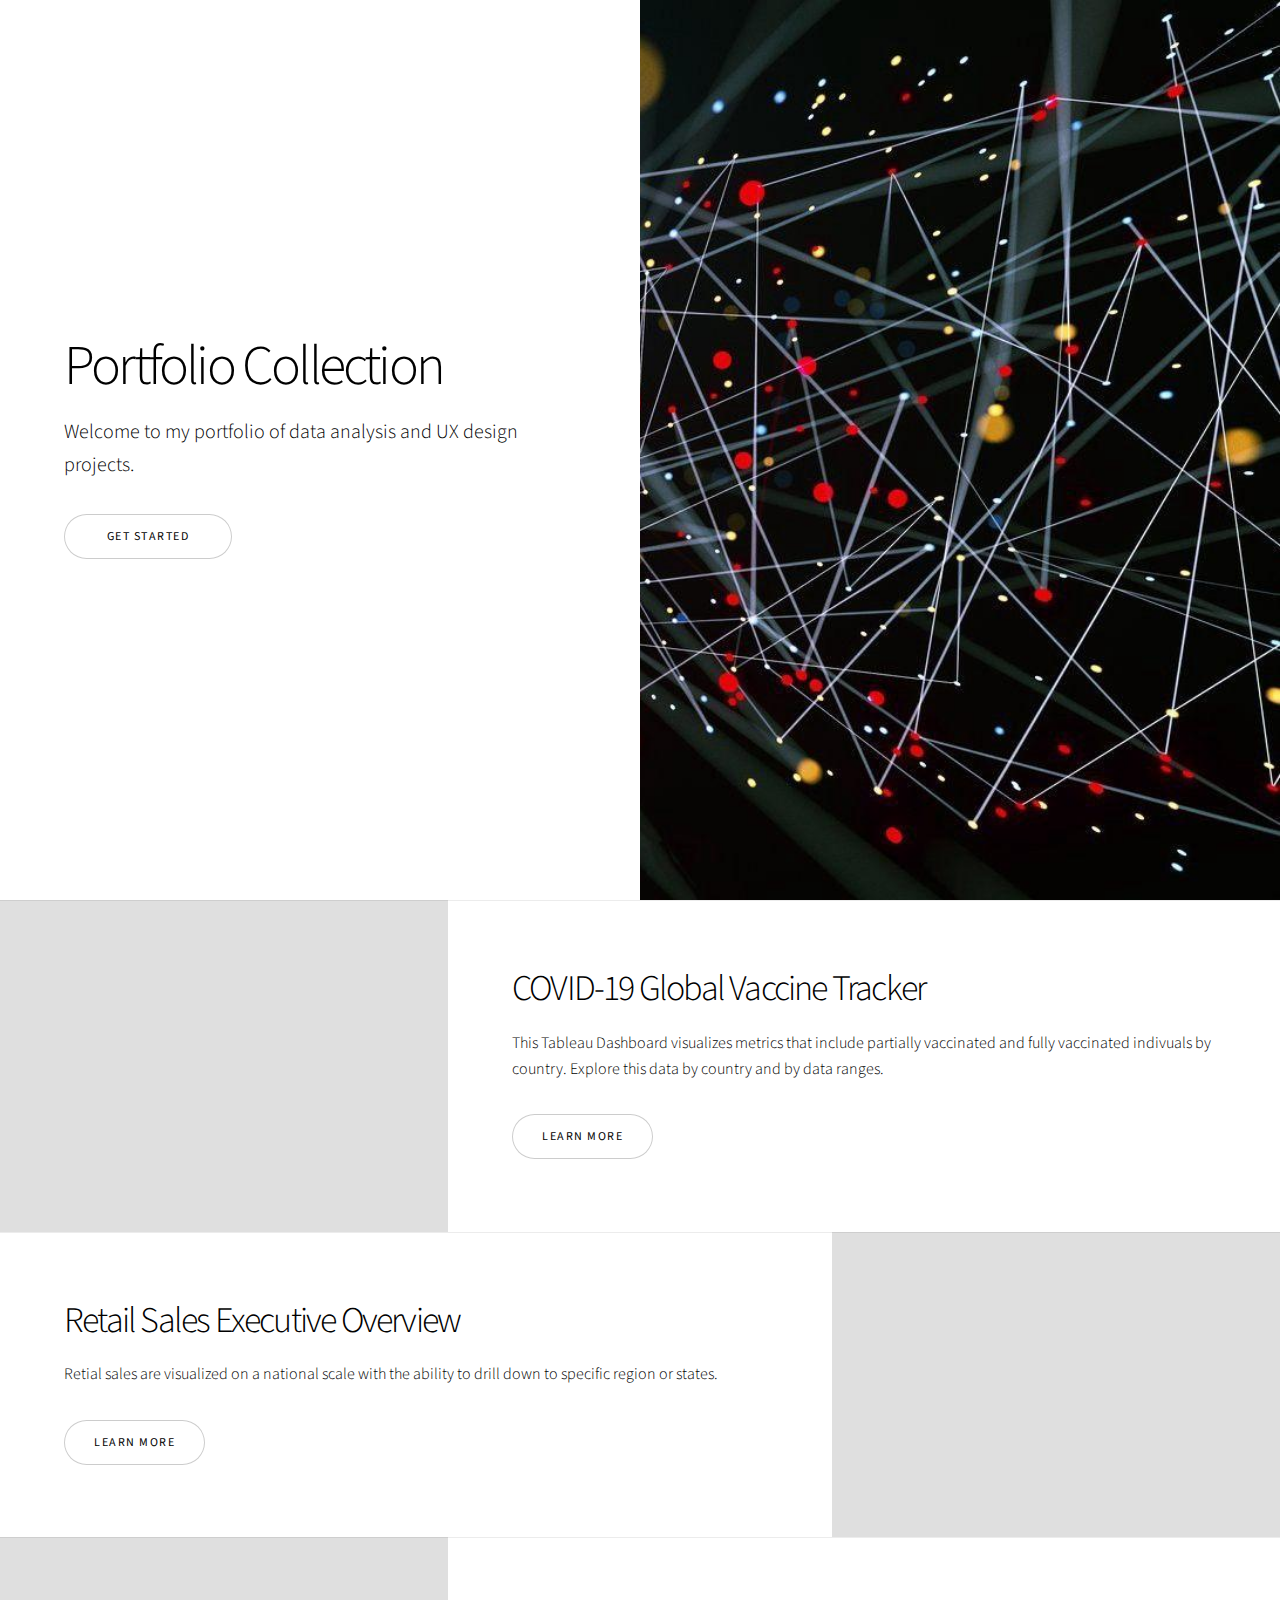
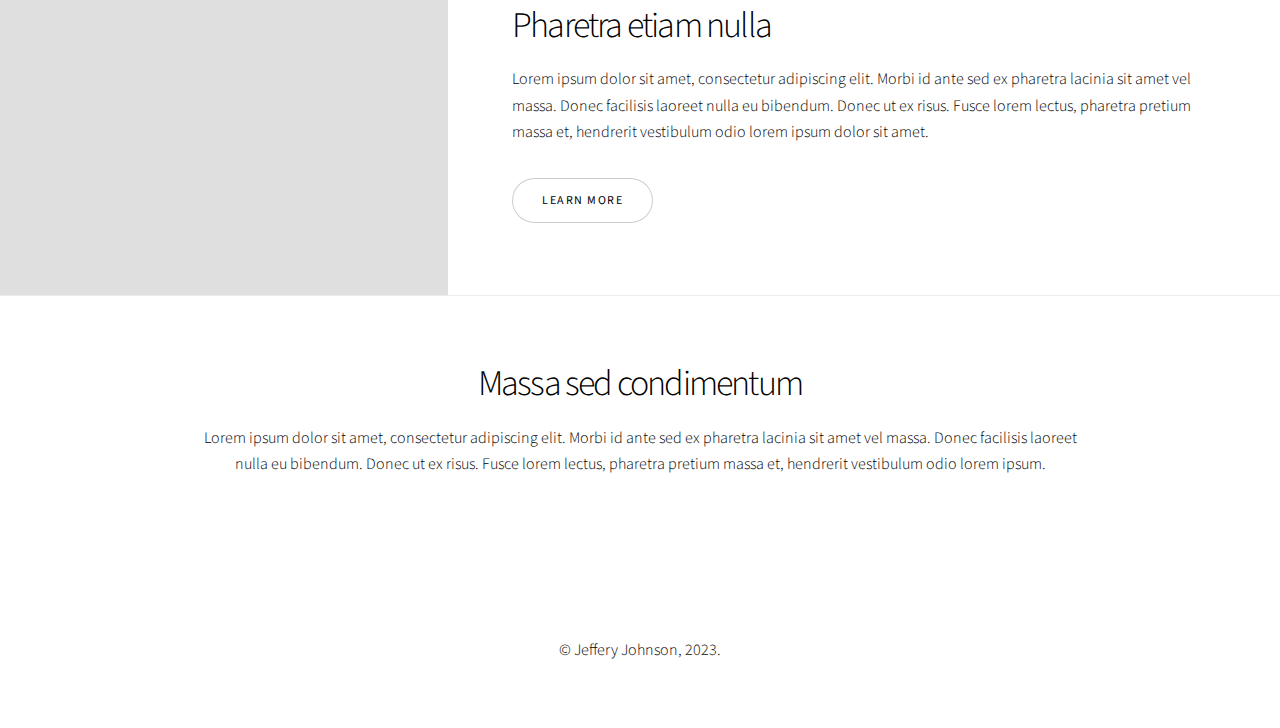
<file: New Project2/portfolio.html>
<!DOCTYPE HTML>
<!--
	Story by HTML5 UP
	html5up.net | @ajlkn
	Free for personal and commercial use under the CCA 3.0 license (html5up.net/license)
-->
<html>
	<head>
		<title>Jeffery's Portfolio Collection</title>
		<meta charset="utf-8" />
		<meta name="viewport" content="width=device-width, initial-scale=1, user-scalable=no" />
		<link rel="stylesheet" href="assets/css/main.css" />
		<noscript><link rel="stylesheet" href="assets/css/noscript.css" /></noscript>
	</head>
	<body class="is-preload">

		<!-- Wrapper -->
			<div id="wrapper" class="divided">

				<!-- One -->
					<section class="banner style1 orient-left content-align-left image-position-right fullscreen onload-image-fade-in onload-content-fade-right">
						<div class="content">
							<h1>Portfolio Collection</h1>
							<p class="major">Welcome to my portfolio of data analysis and UX design projects.</p>
							<ul class="actions stacked">
								<li><a href="#first" class="button big wide smooth-scroll-middle">Get Started</a></li>
							</ul>
						</div>
						<div class="image">
							<img src="images/banner.jpg" alt="" />
						</div>
					</section>

				<!-- Two -->
					<section class="spotlight style1 orient-right content-align-left image-position-center onscroll-image-fade-in" id="first">
						<div class="content">
							<h2>COVID-19 Global Vaccine Tracker</h2>
							<p>This Tableau Dashboard visualizes metrics that include partially vaccinated and fully vaccinated indivuals by country.  Explore this data by country and by data ranges.</p>
							<ul class="actions stacked">
								<li><a href="https://public.tableau.com/shared/TWFCJJPTZ?:display_count=n&:origin=viz_share_link" class="button">Learn More</a></li>
							</ul>
						</div>
						<div class="image">
							<img src="images/spotlight01.jpg" alt="" />
						</div>
					</section>

				<!-- Three -->
					<section class="spotlight style1 orient-left content-align-left image-position-center onscroll-image-fade-in">
						<div class="content">
							<h2>Retail Sales Executive Overview</h2>
							<p>Retial sales are visualized on a national scale with the ability to drill down to specific region or states.</p>
							<ul class="actions stacked">
								<li><a href="https://public.tableau.com/shared/3Z548Q4WD?:display_count=n&:origin=viz_share_link" class="button">Learn More</a></li>
							</ul>
						</div>
						<div class="image">
							<img src="images/spotlight02.jpg" alt="" />
						</div>
					</section>

				<!-- Four -->
					<section class="spotlight style1 orient-right content-align-left image-position-center onscroll-image-fade-in">
						<div class="content">
							<h2>Pharetra etiam nulla</h2>
							<p>Lorem ipsum dolor sit amet, consectetur adipiscing elit. Morbi id ante sed ex pharetra lacinia sit amet vel massa. Donec facilisis laoreet nulla eu bibendum. Donec ut ex risus. Fusce lorem lectus, pharetra pretium massa et, hendrerit vestibulum odio lorem ipsum dolor sit amet.</p>
							<ul class="actions stacked">
								<li><a href="#" class="button">Learn More</a></li>
							</ul>
						</div>
						<div class="image">
							<img src="images/spotlight03.jpg" alt="" />
						</div>
					</section>

				<!-- Five -->
					<section class="wrapper style1 align-center">
						<div class="inner">
							<h2>Massa sed condimentum</h2>
							<p>Lorem ipsum dolor sit amet, consectetur adipiscing elit. Morbi id ante sed ex pharetra lacinia sit amet vel massa. Donec facilisis laoreet nulla eu bibendum. Donec ut ex risus. Fusce lorem lectus, pharetra pretium massa et, hendrerit vestibulum odio lorem ipsum.</p>
						</div>

			
				<!-- Footer -->
					<footer class="wrapper style1 align-center">
						<div class="inner">
							<ul class="icons">
								
								
								
						
							</ul>
							<p>&copy; Jeffery Johnson, 2023</a>.</p>
						</div>
					</footer>

			</div>

		<!-- Scripts -->
			<script src="assets/js/jquery.min.js"></script>
			<script src="assets/js/jquery.scrollex.min.js"></script>
			<script src="assets/js/jquery.scrolly.min.js"></script>
			<script src="assets/js/browser.min.js"></script>
			<script src="assets/js/breakpoints.min.js"></script>
			<script src="assets/js/util.js"></script>
			<script src="assets/js/main.js"></script>

	</body>
</html>
</file>
<file: New Project2/assets/css/noscript.css>
/*
	Story by HTML5 UP
	html5up.net | @ajlkn
	Free for personal and commercial use under the CCA 3.0 license (html5up.net/license)
*/

/* Banner (transitions) */

	.banner.onload-content-fade-up .content {
		-moz-transition: none;
		-webkit-transition: none;
		-ms-transition: none;
		transition: none;
	}

	body.is-preload .banner.onload-content-fade-up .content {
		-moz-transform: none;
		-webkit-transform: none;
		-ms-transform: none;
		transform: none;
		opacity: 1;
	}

	.banner.onload-content-fade-down .content {
		-moz-transition: none;
		-webkit-transition: none;
		-ms-transition: none;
		transition: none;
	}

	body.is-preload .banner.onload-content-fade-down .content {
		-moz-transform: none;
		-webkit-transform: none;
		-ms-transform: none;
		transform: none;
		opacity: 1;
	}

	.banner.onload-content-fade-left .content {
		-moz-transition: none;
		-webkit-transition: none;
		-ms-transition: none;
		transition: none;
	}

	body.is-preload .banner.onload-content-fade-left .content {
		-moz-transform: none;
		-webkit-transform: none;
		-ms-transform: none;
		transform: none;
		opacity: 1;
	}

	.banner.onload-content-fade-right .content {
		-moz-transition: none;
		-webkit-transition: none;
		-ms-transition: none;
		transition: none;
	}

	body.is-preload .banner.onload-content-fade-right .content {
		-moz-transform: none;
		-webkit-transform: none;
		-ms-transform: none;
		transform: none;
		opacity: 1;
	}

	.banner.onload-content-fade-in .content {
		-moz-transition: none;
		-webkit-transition: none;
		-ms-transition: none;
		transition: none;
	}

	body.is-preload .banner.onload-content-fade-in .content {
		-moz-transform: none;
		-webkit-transform: none;
		-ms-transform: none;
		transform: none;
		opacity: 1;
	}

	.banner.onload-image-fade-up .image {
		-moz-transition: none;
		-webkit-transition: none;
		-ms-transition: none;
		transition: none;
	}

		.banner.onload-image-fade-up .image img {
			-moz-transition: none;
			-webkit-transition: none;
			-ms-transition: none;
			transition: none;
		}

	body.is-preload .banner.onload-image-fade-up .image {
		-moz-transform: none;
		-webkit-transform: none;
		-ms-transform: none;
		transform: none;
		opacity: 1;
	}

		body.is-preload .banner.onload-image-fade-up .image img {
			opacity: 1;
		}

	.banner.onload-image-fade-down .image {
		-moz-transition: none;
		-webkit-transition: none;
		-ms-transition: none;
		transition: none;
	}

		.banner.onload-image-fade-down .image img {
			-moz-transition: none;
			-webkit-transition: none;
			-ms-transition: none;
			transition: none;
		}

	body.is-preload .banner.onload-image-fade-down .image {
		-moz-transform: none;
		-webkit-transform: none;
		-ms-transform: none;
		transform: none;
		opacity: 1;
	}

		body.is-preload .banner.onload-image-fade-down .image img {
			opacity: 1;
		}

	.banner.onload-image-fade-left .image {
		-moz-transition: none;
		-webkit-transition: none;
		-ms-transition: none;
		transition: none;
	}

		.banner.onload-image-fade-left .image img {
			-moz-transition: none;
			-webkit-transition: none;
			-ms-transition: none;
			transition: none;
		}

	body.is-preload .banner.onload-image-fade-left .image {
		-moz-transform: none;
		-webkit-transform: none;
		-ms-transform: none;
		transform: none;
		opacity: 1;
	}

		body.is-preload .banner.onload-image-fade-left .image img {
			opacity: 1;
		}

	.banner.onload-image-fade-right .image {
		-moz-transition: none;
		-webkit-transition: none;
		-ms-transition: none;
		transition: none;
	}

		.banner.onload-image-fade-right .image img {
			-moz-transition: none;
			-webkit-transition: none;
			-ms-transition: none;
			transition: none;
		}

	body.is-preload .banner.onload-image-fade-right .image {
		-moz-transform: none;
		-webkit-transform: none;
		-ms-transform: none;
		transform: none;
		opacity: 1;
	}

		body.is-preload .banner.onload-image-fade-right .image img {
			opacity: 1;
		}

	.banner.onload-image-fade-in .image img {
		-moz-transition: none;
		-webkit-transition: none;
		-ms-transition: none;
		transition: none;
	}

	body.is-preload .banner.onload-image-fade-in .image img {
		opacity: 1;
	}

	.banner.onscroll-content-fade-up .content {
		-moz-transition: none;
		-webkit-transition: none;
		-ms-transition: none;
		transition: none;
	}

	.banner.onscroll-content-fade-up.is-inactive .content {
		-moz-transform: none;
		-webkit-transform: none;
		-ms-transform: none;
		transform: none;
		opacity: 1;
	}

	.banner.onscroll-content-fade-down .content {
		-moz-transition: none;
		-webkit-transition: none;
		-ms-transition: none;
		transition: none;
	}

	.banner.onscroll-content-fade-down.is-inactive .content {
		-moz-transform: none;
		-webkit-transform: none;
		-ms-transform: none;
		transform: none;
		opacity: 1;
	}

	.banner.onscroll-content-fade-left .content {
		-moz-transition: none;
		-webkit-transition: none;
		-ms-transition: none;
		transition: none;
	}

	.banner.onscroll-content-fade-left.is-inactive .content {
		-moz-transform: none;
		-webkit-transform: none;
		-ms-transform: none;
		transform: none;
		opacity: 1;
	}

	.banner.onscroll-content-fade-right .content {
		-moz-transition: none;
		-webkit-transition: none;
		-ms-transition: none;
		transition: none;
	}

	.banner.onscroll-content-fade-right.is-inactive .content {
		-moz-transform: none;
		-webkit-transform: none;
		-ms-transform: none;
		transform: none;
		opacity: 1;
	}

	.banner.onscroll-content-fade-in .content {
		-moz-transition: none;
		-webkit-transition: none;
		-ms-transition: none;
		transition: none;
	}

	.banner.onscroll-content-fade-in.is-inactive .content {
		-moz-transform: none;
		-webkit-transform: none;
		-ms-transform: none;
		transform: none;
		opacity: 1;
	}

	.banner.onscroll-image-fade-up .image {
		-moz-transition: none;
		-webkit-transition: none;
		-ms-transition: none;
		transition: none;
	}

		.banner.onscroll-image-fade-up .image img {
			-moz-transition: none;
			-webkit-transition: none;
			-ms-transition: none;
			transition: none;
		}

	.banner.onscroll-image-fade-up.is-inactive .image {
		-moz-transform: none;
		-webkit-transform: none;
		-ms-transform: none;
		transform: none;
		opacity: 1;
	}

		.banner.onscroll-image-fade-up.is-inactive .image img {
			opacity: 1;
		}

	.banner.onscroll-image-fade-down .image {
		-moz-transition: none;
		-webkit-transition: none;
		-ms-transition: none;
		transition: none;
	}

		.banner.onscroll-image-fade-down .image img {
			-moz-transition: none;
			-webkit-transition: none;
			-ms-transition: none;
			transition: none;
		}

	.banner.onscroll-image-fade-down.is-inactive .image {
		-moz-transform: none;
		-webkit-transform: none;
		-ms-transform: none;
		transform: none;
		opacity: 1;
	}

		.banner.onscroll-image-fade-down.is-inactive .image img {
			opacity: 1;
		}

	.banner.onscroll-image-fade-left .image {
		-moz-transition: none;
		-webkit-transition: none;
		-ms-transition: none;
		transition: none;
	}

		.banner.onscroll-image-fade-left .image img {
			-moz-transition: none;
			-webkit-transition: none;
			-ms-transition: none;
			transition: none;
		}

	.banner.onscroll-image-fade-left.is-inactive .image {
		-moz-transform: none;
		-webkit-transform: none;
		-ms-transform: none;
		transform: none;
		opacity: 1;
	}

		.banner.onscroll-image-fade-left.is-inactive .image img {
			opacity: 1;
		}

	.banner.onscroll-image-fade-right .image {
		-moz-transition: none;
		-webkit-transition: none;
		-ms-transition: none;
		transition: none;
	}

		.banner.onscroll-image-fade-right .image img {
			-moz-transition: none;
			-webkit-transition: none;
			-ms-transition: none;
			transition: none;
		}

	.banner.onscroll-image-fade-right.is-inactive .image {
		-moz-transform: none;
		-webkit-transform: none;
		-ms-transform: none;
		transform: none;
		opacity: 1;
	}

		.banner.onscroll-image-fade-right.is-inactive .image img {
			opacity: 1;
		}

	.banner.onscroll-image-fade-in .image img {
		-moz-transition: none;
		-webkit-transition: none;
		-ms-transition: none;
		transition: none;
	}

	.banner.onscroll-image-fade-in.is-inactive .image img {
		opacity: 1;
	}
</file>
<file: New Project2/assets/css/main.css>
@import url(fontawesome-all.min.css);
@import url("https://fonts.googleapis.com/css?family=Source+Sans+Pro:300,300i,400,400i");

/*
	Story by HTML5 UP
	html5up.net | @ajlkn
	Free for personal and commercial use under the CCA 3.0 license (html5up.net/license)
*/

html, body, div, span, applet, object,
iframe, h1, h2, h3, h4, h5, h6, p, blockquote,
pre, a, abbr, acronym, address, big, cite,
code, del, dfn, em, img, ins, kbd, q, s, samp,
small, strike, strong, sub, sup, tt, var, b,
u, i, center, dl, dt, dd, ol, ul, li, fieldset,
form, label, legend, table, caption, tbody,
tfoot, thead, tr, th, td, article, aside,
canvas, details, embed, figure, figcaption,
footer, header, hgroup, menu, nav, output, ruby,
section, summary, time, mark, audio, video {
	margin: 0;
	padding: 0;
	border: 0;
	font-size: 100%;
	font: inherit;
	vertical-align: baseline;}

article, aside, details, figcaption, figure,
footer, header, hgroup, menu, nav, section {
	display: block;}

body {
	line-height: 1;
}

ol, ul {
	list-style: none;
}

blockquote, q {
	quotes: none;
}

	blockquote:before, blockquote:after, q:before, q:after {
		content: '';
		content: none;
	}

table {
	border-collapse: collapse;
	border-spacing: 0;
}

body {
	-webkit-text-size-adjust: none;
}

mark {
	background-color: transparent;
	color: inherit;
}

input::-moz-focus-inner {
	border: 0;
	padding: 0;
}

input, select, textarea {
	-moz-appearance: none;
	-webkit-appearance: none;
	-ms-appearance: none;
	appearance: none;
}

/* Basic */

	@-ms-viewport {
		width: device-width;
	}

	body {
		-ms-overflow-style: scrollbar;
	}

	@media screen and (max-width: 480px) {

		html, body {
			min-width: 320px;
		}

	}

	html {
		box-sizing: border-box;
	}

	*, *:before, *:after {
		box-sizing: inherit;
	}

	body {
		background: #ffffff;
	}

		body.is-preload *, body.is-preload *:before, body.is-preload *:after {
			-moz-animation: none !important;
			-webkit-animation: none !important;
			-ms-animation: none !important;
			animation: none !important;
			-moz-transition: none !important;
			-webkit-transition: none !important;
			-ms-transition: none !important;
			transition: none !important;
		}

/* Type */

	html {
		font-size: 18pt;
	}

		@media screen and (max-width: 1680px) {

			html {
				font-size: 14pt;
			}

		}

		@media screen and (max-width: 1280px) {

			html {
				font-size: 12pt;
			}

		}

		@media screen and (max-width: 736px) {

			html {
				font-size: 11pt;
			}

		}

		@media screen and (max-width: 360px) {

			html {
				font-size: 10pt;
			}

		}

	body {
		background-color: #ffffff;
		color: #000000;
	}

	body, input, select, textarea {
		font-family: "Source Sans Pro", Helvetica, sans-serif;
		font-size: 1rem;
		font-weight: 300;
		line-height: 1.65;
	}

	a {
		-moz-transition: color 0.2s ease-in-out;
		-webkit-transition: color 0.2s ease-in-out;
		-ms-transition: color 0.2s ease-in-out;
		transition: color 0.2s ease-in-out;
		text-decoration: underline;
	}

		a:hover {
			text-decoration: none;
		}

	strong, b {
		font-weight: 400;
	}

	em, i {
		font-style: italic;
	}

	p {
		margin: 0 0 2rem 0;
	}

		p.major {
			font-size: 1.25rem;
		}

	h1, h2, h3, h4, h5, h6 {
		font-weight: 300;
		line-height: 1.375;
		letter-spacing: -0.05em;
		margin: 0 0 1rem 0;
	}

		h1 a, h2 a, h3 a, h4 a, h5 a, h6 a {
			color: inherit;
			text-decoration: none;
		}

	h1 {
		font-size: 3.5rem;
		line-height: 1.2;
	}

	h2 {
		font-size: 2.25rem;
	}

	h3 {
		font-size: 1.5rem;
	}

	h4 {
		font-size: 1.1rem;
	}

	h5 {
		font-size: 0.9rem;
	}

	h6 {
		font-size: 0.7rem;
	}

	sub {
		font-size: 0.8rem;
		position: relative;
		top: 0.5rem;
	}

	sup {
		font-size: 0.8rem;
		position: relative;
		top: -0.5rem;
	}

	blockquote {
		border-left: solid 4px;
		font-style: italic;
		margin: 0 0 2rem 0;
		padding: 0.5rem 0 0.5rem 2rem;
	}

	code {
		border-radius: 4px;
		font-family: "Courier New", monospace;
		font-size: 0.9em;
		margin: 0 0.25rem;
		padding: 0.25rem 0.325rem;
	}

	pre {
		-webkit-overflow-scrolling: touch;
		font-family: "Courier New", monospace;
		font-size: 0.9em;
		margin: 0 0 2rem 0;
	}

		pre code {
			display: block;
			line-height: 1.5;
			padding: 0.75rem 1rem;
			overflow-x: auto;
		}

	hr {
		border: 0;
		border-bottom: solid 1px;
		margin: 2.5rem 0;
	}

		hr.major {
			margin: 3.5rem 0;
		}

	.align-left {
		text-align: left;
	}

	.align-center {
		text-align: center;
	}

	.align-right {
		text-align: right;
	}

	@media screen and (max-width: 736px) {

		p.major {
			font-size: 1.1rem;
		}

		h1 {
			font-size: 2.5rem;
		}

		h2 {
			font-size: 2rem;
		}

		h3 {
			font-size: 1.25rem;
		}

		h4 {
			font-size: 1rem;
		}

	}

	input, select, textarea {
		color: #000000;
	}

	a {
		color: #000000;
	}

		a:hover {
			color: #47D3E5;
		}

	strong, b {
		color: #000000;
	}

	h1, h2, h3, h4, h5, h6 {
		color: #000000;
	}

	blockquote {
		border-left-color: rgba(0, 0, 0, 0.2);
	}

	code {
		background: rgba(0, 0, 0, 0.05);
		border-color: rgba(0, 0, 0, 0.2);
	}

	hr {
		border-bottom-color: rgba(0, 0, 0, 0.2);
	}

/* Row */

	.row {
		display: flex;
		flex-wrap: wrap;
		box-sizing: border-box;
		align-items: stretch;
	}

		.row > * {
			box-sizing: border-box;
		}

		.row.gtr-uniform > * > :last-child {
			margin-bottom: 0;
		}

		.row.aln-left {
			justify-content: flex-start;
		}

		.row.aln-center {
			justify-content: center;
		}

		.row.aln-right {
			justify-content: flex-end;
		}

		.row.aln-top {
			align-items: flex-start;
		}

		.row.aln-middle {
			align-items: center;
		}

		.row.aln-bottom {
			align-items: flex-end;
		}

		.row > .imp {
			order: -1;
		}

		.row > .col-1 {
			width: 8.33333%;
		}

		.row > .off-1 {
			margin-left: 8.33333%;
		}

		.row > .col-2 {
			width: 16.66667%;
		}

		.row > .off-2 {
			margin-left: 16.66667%;
		}

		.row > .col-3 {
			width: 25%;
		}

		.row > .off-3 {
			margin-left: 25%;
		}

		.row > .col-4 {
			width: 33.33333%;
		}

		.row > .off-4 {
			margin-left: 33.33333%;
		}

		.row > .col-5 {
			width: 41.66667%;
		}

		.row > .off-5 {
			margin-left: 41.66667%;
		}

		.row > .col-6 {
			width: 50%;
		}

		.row > .off-6 {
			margin-left: 50%;
		}

		.row > .col-7 {
			width: 58.33333%;
		}

		.row > .off-7 {
			margin-left: 58.33333%;
		}

		.row > .col-8 {
			width: 66.66667%;
		}

		.row > .off-8 {
			margin-left: 66.66667%;
		}

		.row > .col-9 {
			width: 75%;
		}

		.row > .off-9 {
			margin-left: 75%;
		}

		.row > .col-10 {
			width: 83.33333%;
		}

		.row > .off-10 {
			margin-left: 83.33333%;
		}

		.row > .col-11 {
			width: 91.66667%;
		}

		.row > .off-11 {
			margin-left: 91.66667%;
		}

		.row > .col-12 {
			width: 100%;
		}

		.row > .off-12 {
			margin-left: 100%;
		}

		.row.gtr-0 {
			margin-top: 0;
			margin-left: 0rem;
		}

			.row.gtr-0 > * {
				padding: 0 0 0 0rem;
			}

			.row.gtr-0.gtr-uniform {
				margin-top: 0rem;
			}

				.row.gtr-0.gtr-uniform > * {
					padding-top: 0rem;
				}

		.row.gtr-25 {
			margin-top: 0;
			margin-left: -0.5rem;
		}

			.row.gtr-25 > * {
				padding: 0 0 0 0.5rem;
			}

			.row.gtr-25.gtr-uniform {
				margin-top: -0.5rem;
			}

				.row.gtr-25.gtr-uniform > * {
					padding-top: 0.5rem;
				}

		.row.gtr-50 {
			margin-top: 0;
			margin-left: -1rem;
		}

			.row.gtr-50 > * {
				padding: 0 0 0 1rem;
			}

			.row.gtr-50.gtr-uniform {
				margin-top: -1rem;
			}

				.row.gtr-50.gtr-uniform > * {
					padding-top: 1rem;
				}

		.row {
			margin-top: 0;
			margin-left: -2rem;
		}

			.row > * {
				padding: 0 0 0 2rem;
			}

			.row.gtr-uniform {
				margin-top: -2rem;
			}

				.row.gtr-uniform > * {
					padding-top: 2rem;
				}

		.row.gtr-150 {
			margin-top: 0;
			margin-left: -3rem;
		}

			.row.gtr-150 > * {
				padding: 0 0 0 3rem;
			}

			.row.gtr-150.gtr-uniform {
				margin-top: -3rem;
			}

				.row.gtr-150.gtr-uniform > * {
					padding-top: 3rem;
				}

		.row.gtr-200 {
			margin-top: 0;
			margin-left: -4rem;
		}

			.row.gtr-200 > * {
				padding: 0 0 0 4rem;
			}

			.row.gtr-200.gtr-uniform {
				margin-top: -4rem;
			}

				.row.gtr-200.gtr-uniform > * {
					padding-top: 4rem;
				}

		@media screen and (max-width: 1680px) {

			.row {
				display: flex;
				flex-wrap: wrap;
				box-sizing: border-box;
				align-items: stretch;
			}

				.row > * {
					box-sizing: border-box;
				}

				.row.gtr-uniform > * > :last-child {
					margin-bottom: 0;
				}

				.row.aln-left {
					justify-content: flex-start;
				}

				.row.aln-center {
					justify-content: center;
				}

				.row.aln-right {
					justify-content: flex-end;
				}

				.row.aln-top {
					align-items: flex-start;
				}

				.row.aln-middle {
					align-items: center;
				}

				.row.aln-bottom {
					align-items: flex-end;
				}

				.row > .imp-xlarge {
					order: -1;
				}

				.row > .col-1-xlarge {
					width: 8.33333%;
				}

				.row > .off-1-xlarge {
					margin-left: 8.33333%;
				}

				.row > .col-2-xlarge {
					width: 16.66667%;
				}

				.row > .off-2-xlarge {
					margin-left: 16.66667%;
				}

				.row > .col-3-xlarge {
					width: 25%;
				}

				.row > .off-3-xlarge {
					margin-left: 25%;
				}

				.row > .col-4-xlarge {
					width: 33.33333%;
				}

				.row > .off-4-xlarge {
					margin-left: 33.33333%;
				}

				.row > .col-5-xlarge {
					width: 41.66667%;
				}

				.row > .off-5-xlarge {
					margin-left: 41.66667%;
				}

				.row > .col-6-xlarge {
					width: 50%;
				}

				.row > .off-6-xlarge {
					margin-left: 50%;
				}

				.row > .col-7-xlarge {
					width: 58.33333%;
				}

				.row > .off-7-xlarge {
					margin-left: 58.33333%;
				}

				.row > .col-8-xlarge {
					width: 66.66667%;
				}

				.row > .off-8-xlarge {
					margin-left: 66.66667%;
				}

				.row > .col-9-xlarge {
					width: 75%;
				}

				.row > .off-9-xlarge {
					margin-left: 75%;
				}

				.row > .col-10-xlarge {
					width: 83.33333%;
				}

				.row > .off-10-xlarge {
					margin-left: 83.33333%;
				}

				.row > .col-11-xlarge {
					width: 91.66667%;
				}

				.row > .off-11-xlarge {
					margin-left: 91.66667%;
				}

				.row > .col-12-xlarge {
					width: 100%;
				}

				.row > .off-12-xlarge {
					margin-left: 100%;
				}

				.row.gtr-0 {
					margin-top: 0;
					margin-left: 0rem;
				}

					.row.gtr-0 > * {
						padding: 0 0 0 0rem;
					}

					.row.gtr-0.gtr-uniform {
						margin-top: 0rem;
					}

						.row.gtr-0.gtr-uniform > * {
							padding-top: 0rem;
						}

				.row.gtr-25 {
					margin-top: 0;
					margin-left: -0.5rem;
				}

					.row.gtr-25 > * {
						padding: 0 0 0 0.5rem;
					}

					.row.gtr-25.gtr-uniform {
						margin-top: -0.5rem;
					}

						.row.gtr-25.gtr-uniform > * {
							padding-top: 0.5rem;
						}

				.row.gtr-50 {
					margin-top: 0;
					margin-left: -1rem;
				}

					.row.gtr-50 > * {
						padding: 0 0 0 1rem;
					}

					.row.gtr-50.gtr-uniform {
						margin-top: -1rem;
					}

						.row.gtr-50.gtr-uniform > * {
							padding-top: 1rem;
						}

				.row {
					margin-top: 0;
					margin-left: -2rem;
				}

					.row > * {
						padding: 0 0 0 2rem;
					}

					.row.gtr-uniform {
						margin-top: -2rem;
					}

						.row.gtr-uniform > * {
							padding-top: 2rem;
						}

				.row.gtr-150 {
					margin-top: 0;
					margin-left: -3rem;
				}

					.row.gtr-150 > * {
						padding: 0 0 0 3rem;
					}

					.row.gtr-150.gtr-uniform {
						margin-top: -3rem;
					}

						.row.gtr-150.gtr-uniform > * {
							padding-top: 3rem;
						}

				.row.gtr-200 {
					margin-top: 0;
					margin-left: -4rem;
				}

					.row.gtr-200 > * {
						padding: 0 0 0 4rem;
					}

					.row.gtr-200.gtr-uniform {
						margin-top: -4rem;
					}

						.row.gtr-200.gtr-uniform > * {
							padding-top: 4rem;
						}

		}

		@media screen and (max-width: 1280px) {

			.row {
				display: flex;
				flex-wrap: wrap;
				box-sizing: border-box;
				align-items: stretch;
			}

				.row > * {
					box-sizing: border-box;
				}

				.row.gtr-uniform > * > :last-child {
					margin-bottom: 0;
				}

				.row.aln-left {
					justify-content: flex-start;
				}

				.row.aln-center {
					justify-content: center;
				}

				.row.aln-right {
					justify-content: flex-end;
				}

				.row.aln-top {
					align-items: flex-start;
				}

				.row.aln-middle {
					align-items: center;
				}

				.row.aln-bottom {
					align-items: flex-end;
				}

				.row > .imp-large {
					order: -1;
				}

				.row > .col-1-large {
					width: 8.33333%;
				}

				.row > .off-1-large {
					margin-left: 8.33333%;
				}

				.row > .col-2-large {
					width: 16.66667%;
				}

				.row > .off-2-large {
					margin-left: 16.66667%;
				}

				.row > .col-3-large {
					width: 25%;
				}

				.row > .off-3-large {
					margin-left: 25%;
				}

				.row > .col-4-large {
					width: 33.33333%;
				}

				.row > .off-4-large {
					margin-left: 33.33333%;
				}

				.row > .col-5-large {
					width: 41.66667%;
				}

				.row > .off-5-large {
					margin-left: 41.66667%;
				}

				.row > .col-6-large {
					width: 50%;
				}

				.row > .off-6-large {
					margin-left: 50%;
				}

				.row > .col-7-large {
					width: 58.33333%;
				}

				.row > .off-7-large {
					margin-left: 58.33333%;
				}

				.row > .col-8-large {
					width: 66.66667%;
				}

				.row > .off-8-large {
					margin-left: 66.66667%;
				}

				.row > .col-9-large {
					width: 75%;
				}

				.row > .off-9-large {
					margin-left: 75%;
				}

				.row > .col-10-large {
					width: 83.33333%;
				}

				.row > .off-10-large {
					margin-left: 83.33333%;
				}

				.row > .col-11-large {
					width: 91.66667%;
				}

				.row > .off-11-large {
					margin-left: 91.66667%;
				}

				.row > .col-12-large {
					width: 100%;
				}

				.row > .off-12-large {
					margin-left: 100%;
				}

				.row.gtr-0 {
					margin-top: 0;
					margin-left: 0rem;
				}

					.row.gtr-0 > * {
						padding: 0 0 0 0rem;
					}

					.row.gtr-0.gtr-uniform {
						margin-top: 0rem;
					}

						.row.gtr-0.gtr-uniform > * {
							padding-top: 0rem;
						}

				.row.gtr-25 {
					margin-top: 0;
					margin-left: -0.5rem;
				}

					.row.gtr-25 > * {
						padding: 0 0 0 0.5rem;
					}

					.row.gtr-25.gtr-uniform {
						margin-top: -0.5rem;
					}

						.row.gtr-25.gtr-uniform > * {
							padding-top: 0.5rem;
						}

				.row.gtr-50 {
					margin-top: 0;
					margin-left: -1rem;
				}

					.row.gtr-50 > * {
						padding: 0 0 0 1rem;
					}

					.row.gtr-50.gtr-uniform {
						margin-top: -1rem;
					}

						.row.gtr-50.gtr-uniform > * {
							padding-top: 1rem;
						}

				.row {
					margin-top: 0;
					margin-left: -2rem;
				}

					.row > * {
						padding: 0 0 0 2rem;
					}

					.row.gtr-uniform {
						margin-top: -2rem;
					}

						.row.gtr-uniform > * {
							padding-top: 2rem;
						}

				.row.gtr-150 {
					margin-top: 0;
					margin-left: -3rem;
				}

					.row.gtr-150 > * {
						padding: 0 0 0 3rem;
					}

					.row.gtr-150.gtr-uniform {
						margin-top: -3rem;
					}

						.row.gtr-150.gtr-uniform > * {
							padding-top: 3rem;
						}

				.row.gtr-200 {
					margin-top: 0;
					margin-left: -4rem;
				}

					.row.gtr-200 > * {
						padding: 0 0 0 4rem;
					}

					.row.gtr-200.gtr-uniform {
						margin-top: -4rem;
					}

						.row.gtr-200.gtr-uniform > * {
							padding-top: 4rem;
						}

		}

		@media screen and (max-width: 980px) {

			.row {
				display: flex;
				flex-wrap: wrap;
				box-sizing: border-box;
				align-items: stretch;
			}

				.row > * {
					box-sizing: border-box;
				}

				.row.gtr-uniform > * > :last-child {
					margin-bottom: 0;
				}

				.row.aln-left {
					justify-content: flex-start;
				}

				.row.aln-center {
					justify-content: center;
				}

				.row.aln-right {
					justify-content: flex-end;
				}

				.row.aln-top {
					align-items: flex-start;
				}

				.row.aln-middle {
					align-items: center;
				}

				.row.aln-bottom {
					align-items: flex-end;
				}

				.row > .imp-medium {
					order: -1;
				}

				.row > .col-1-medium {
					width: 8.33333%;
				}

				.row > .off-1-medium {
					margin-left: 8.33333%;
				}

				.row > .col-2-medium {
					width: 16.66667%;
				}

				.row > .off-2-medium {
					margin-left: 16.66667%;
				}

				.row > .col-3-medium {
					width: 25%;
				}

				.row > .off-3-medium {
					margin-left: 25%;
				}

				.row > .col-4-medium {
					width: 33.33333%;
				}

				.row > .off-4-medium {
					margin-left: 33.33333%;
				}

				.row > .col-5-medium {
					width: 41.66667%;
				}

				.row > .off-5-medium {
					margin-left: 41.66667%;
				}

				.row > .col-6-medium {
					width: 50%;
				}

				.row > .off-6-medium {
					margin-left: 50%;
				}

				.row > .col-7-medium {
					width: 58.33333%;
				}

				.row > .off-7-medium {
					margin-left: 58.33333%;
				}

				.row > .col-8-medium {
					width: 66.66667%;
				}

				.row > .off-8-medium {
					margin-left: 66.66667%;
				}

				.row > .col-9-medium {
					width: 75%;
				}

				.row > .off-9-medium {
					margin-left: 75%;
				}

				.row > .col-10-medium {
					width: 83.33333%;
				}

				.row > .off-10-medium {
					margin-left: 83.33333%;
				}

				.row > .col-11-medium {
					width: 91.66667%;
				}

				.row > .off-11-medium {
					margin-left: 91.66667%;
				}

				.row > .col-12-medium {
					width: 100%;
				}

				.row > .off-12-medium {
					margin-left: 100%;
				}

				.row.gtr-0 {
					margin-top: 0;
					margin-left: 0rem;
				}

					.row.gtr-0 > * {
						padding: 0 0 0 0rem;
					}

					.row.gtr-0.gtr-uniform {
						margin-top: 0rem;
					}

						.row.gtr-0.gtr-uniform > * {
							padding-top: 0rem;
						}

				.row.gtr-25 {
					margin-top: 0;
					margin-left: -0.5rem;
				}

					.row.gtr-25 > * {
						padding: 0 0 0 0.5rem;
					}

					.row.gtr-25.gtr-uniform {
						margin-top: -0.5rem;
					}

						.row.gtr-25.gtr-uniform > * {
							padding-top: 0.5rem;
						}

				.row.gtr-50 {
					margin-top: 0;
					margin-left: -1rem;
				}

					.row.gtr-50 > * {
						padding: 0 0 0 1rem;
					}

					.row.gtr-50.gtr-uniform {
						margin-top: -1rem;
					}

						.row.gtr-50.gtr-uniform > * {
							padding-top: 1rem;
						}

				.row {
					margin-top: 0;
					margin-left: -2rem;
				}

					.row > * {
						padding: 0 0 0 2rem;
					}

					.row.gtr-uniform {
						margin-top: -2rem;
					}

						.row.gtr-uniform > * {
							padding-top: 2rem;
						}

				.row.gtr-150 {
					margin-top: 0;
					margin-left: -3rem;
				}

					.row.gtr-150 > * {
						padding: 0 0 0 3rem;
					}

					.row.gtr-150.gtr-uniform {
						margin-top: -3rem;
					}

						.row.gtr-150.gtr-uniform > * {
							padding-top: 3rem;
						}

				.row.gtr-200 {
					margin-top: 0;
					margin-left: -4rem;
				}

					.row.gtr-200 > * {
						padding: 0 0 0 4rem;
					}

					.row.gtr-200.gtr-uniform {
						margin-top: -4rem;
					}

						.row.gtr-200.gtr-uniform > * {
							padding-top: 4rem;
						}

		}

		@media screen and (max-width: 736px) {

			.row {
				display: flex;
				flex-wrap: wrap;
				box-sizing: border-box;
				align-items: stretch;
			}

				.row > * {
					box-sizing: border-box;
				}

				.row.gtr-uniform > * > :last-child {
					margin-bottom: 0;
				}

				.row.aln-left {
					justify-content: flex-start;
				}

				.row.aln-center {
					justify-content: center;
				}

				.row.aln-right {
					justify-content: flex-end;
				}

				.row.aln-top {
					align-items: flex-start;
				}

				.row.aln-middle {
					align-items: center;
				}

				.row.aln-bottom {
					align-items: flex-end;
				}

				.row > .imp-small {
					order: -1;
				}

				.row > .col-1-small {
					width: 8.33333%;
				}

				.row > .off-1-small {
					margin-left: 8.33333%;
				}

				.row > .col-2-small {
					width: 16.66667%;
				}

				.row > .off-2-small {
					margin-left: 16.66667%;
				}

				.row > .col-3-small {
					width: 25%;
				}

				.row > .off-3-small {
					margin-left: 25%;
				}

				.row > .col-4-small {
					width: 33.33333%;
				}

				.row > .off-4-small {
					margin-left: 33.33333%;
				}

				.row > .col-5-small {
					width: 41.66667%;
				}

				.row > .off-5-small {
					margin-left: 41.66667%;
				}

				.row > .col-6-small {
					width: 50%;
				}

				.row > .off-6-small {
					margin-left: 50%;
				}

				.row > .col-7-small {
					width: 58.33333%;
				}

				.row > .off-7-small {
					margin-left: 58.33333%;
				}

				.row > .col-8-small {
					width: 66.66667%;
				}

				.row > .off-8-small {
					margin-left: 66.66667%;
				}

				.row > .col-9-small {
					width: 75%;
				}

				.row > .off-9-small {
					margin-left: 75%;
				}

				.row > .col-10-small {
					width: 83.33333%;
				}

				.row > .off-10-small {
					margin-left: 83.33333%;
				}

				.row > .col-11-small {
					width: 91.66667%;
				}

				.row > .off-11-small {
					margin-left: 91.66667%;
				}

				.row > .col-12-small {
					width: 100%;
				}

				.row > .off-12-small {
					margin-left: 100%;
				}

				.row.gtr-0 {
					margin-top: 0;
					margin-left: 0rem;
				}

					.row.gtr-0 > * {
						padding: 0 0 0 0rem;
					}

					.row.gtr-0.gtr-uniform {
						margin-top: 0rem;
					}

						.row.gtr-0.gtr-uniform > * {
							padding-top: 0rem;
						}

				.row.gtr-25 {
					margin-top: 0;
					margin-left: -0.5rem;
				}

					.row.gtr-25 > * {
						padding: 0 0 0 0.5rem;
					}

					.row.gtr-25.gtr-uniform {
						margin-top: -0.5rem;
					}

						.row.gtr-25.gtr-uniform > * {
							padding-top: 0.5rem;
						}

				.row.gtr-50 {
					margin-top: 0;
					margin-left: -1rem;
				}

					.row.gtr-50 > * {
						padding: 0 0 0 1rem;
					}

					.row.gtr-50.gtr-uniform {
						margin-top: -1rem;
					}

						.row.gtr-50.gtr-uniform > * {
							padding-top: 1rem;
						}

				.row {
					margin-top: 0;
					margin-left: -2rem;
				}

					.row > * {
						padding: 0 0 0 2rem;
					}

					.row.gtr-uniform {
						margin-top: -2rem;
					}

						.row.gtr-uniform > * {
							padding-top: 2rem;
						}

				.row.gtr-150 {
					margin-top: 0;
					margin-left: -3rem;
				}

					.row.gtr-150 > * {
						padding: 0 0 0 3rem;
					}

					.row.gtr-150.gtr-uniform {
						margin-top: -3rem;
					}

						.row.gtr-150.gtr-uniform > * {
							padding-top: 3rem;
						}

				.row.gtr-200 {
					margin-top: 0;
					margin-left: -4rem;
				}

					.row.gtr-200 > * {
						padding: 0 0 0 4rem;
					}

					.row.gtr-200.gtr-uniform {
						margin-top: -4rem;
					}

						.row.gtr-200.gtr-uniform > * {
							padding-top: 4rem;
						}

		}

		@media screen and (max-width: 480px) {

			.row {
				display: flex;
				flex-wrap: wrap;
				box-sizing: border-box;
				align-items: stretch;
			}

				.row > * {
					box-sizing: border-box;
				}

				.row.gtr-uniform > * > :last-child {
					margin-bottom: 0;
				}

				.row.aln-left {
					justify-content: flex-start;
				}

				.row.aln-center {
					justify-content: center;
				}

				.row.aln-right {
					justify-content: flex-end;
				}

				.row.aln-top {
					align-items: flex-start;
				}

				.row.aln-middle {
					align-items: center;
				}

				.row.aln-bottom {
					align-items: flex-end;
				}

				.row > .imp-xsmall {
					order: -1;
				}

				.row > .col-1-xsmall {
					width: 8.33333%;
				}

				.row > .off-1-xsmall {
					margin-left: 8.33333%;
				}

				.row > .col-2-xsmall {
					width: 16.66667%;
				}

				.row > .off-2-xsmall {
					margin-left: 16.66667%;
				}

				.row > .col-3-xsmall {
					width: 25%;
				}

				.row > .off-3-xsmall {
					margin-left: 25%;
				}

				.row > .col-4-xsmall {
					width: 33.33333%;
				}

				.row > .off-4-xsmall {
					margin-left: 33.33333%;
				}

				.row > .col-5-xsmall {
					width: 41.66667%;
				}

				.row > .off-5-xsmall {
					margin-left: 41.66667%;
				}

				.row > .col-6-xsmall {
					width: 50%;
				}

				.row > .off-6-xsmall {
					margin-left: 50%;
				}

				.row > .col-7-xsmall {
					width: 58.33333%;
				}

				.row > .off-7-xsmall {
					margin-left: 58.33333%;
				}

				.row > .col-8-xsmall {
					width: 66.66667%;
				}

				.row > .off-8-xsmall {
					margin-left: 66.66667%;
				}

				.row > .col-9-xsmall {
					width: 75%;
				}

				.row > .off-9-xsmall {
					margin-left: 75%;
				}

				.row > .col-10-xsmall {
					width: 83.33333%;
				}

				.row > .off-10-xsmall {
					margin-left: 83.33333%;
				}

				.row > .col-11-xsmall {
					width: 91.66667%;
				}

				.row > .off-11-xsmall {
					margin-left: 91.66667%;
				}

				.row > .col-12-xsmall {
					width: 100%;
				}

				.row > .off-12-xsmall {
					margin-left: 100%;
				}

				.row.gtr-0 {
					margin-top: 0;
					margin-left: 0rem;
				}

					.row.gtr-0 > * {
						padding: 0 0 0 0rem;
					}

					.row.gtr-0.gtr-uniform {
						margin-top: 0rem;
					}

						.row.gtr-0.gtr-uniform > * {
							padding-top: 0rem;
						}

				.row.gtr-25 {
					margin-top: 0;
					margin-left: -0.5rem;
				}

					.row.gtr-25 > * {
						padding: 0 0 0 0.5rem;
					}

					.row.gtr-25.gtr-uniform {
						margin-top: -0.5rem;
					}

						.row.gtr-25.gtr-uniform > * {
							padding-top: 0.5rem;
						}

				.row.gtr-50 {
					margin-top: 0;
					margin-left: -1rem;
				}

					.row.gtr-50 > * {
						padding: 0 0 0 1rem;
					}

					.row.gtr-50.gtr-uniform {
						margin-top: -1rem;
					}

						.row.gtr-50.gtr-uniform > * {
							padding-top: 1rem;
						}

				.row {
					margin-top: 0;
					margin-left: -2rem;
				}

					.row > * {
						padding: 0 0 0 2rem;
					}

					.row.gtr-uniform {
						margin-top: -2rem;
					}

						.row.gtr-uniform > * {
							padding-top: 2rem;
						}

				.row.gtr-150 {
					margin-top: 0;
					margin-left: -3rem;
				}

					.row.gtr-150 > * {
						padding: 0 0 0 3rem;
					}

					.row.gtr-150.gtr-uniform {
						margin-top: -3rem;
					}

						.row.gtr-150.gtr-uniform > * {
							padding-top: 3rem;
						}

				.row.gtr-200 {
					margin-top: 0;
					margin-left: -4rem;
				}

					.row.gtr-200 > * {
						padding: 0 0 0 4rem;
					}

					.row.gtr-200.gtr-uniform {
						margin-top: -4rem;
					}

						.row.gtr-200.gtr-uniform > * {
							padding-top: 4rem;
						}

		}

		@media screen and (max-width: 360px) {

			.row {
				display: flex;
				flex-wrap: wrap;
				box-sizing: border-box;
				align-items: stretch;
			}

				.row > * {
					box-sizing: border-box;
				}

				.row.gtr-uniform > * > :last-child {
					margin-bottom: 0;
				}

				.row.aln-left {
					justify-content: flex-start;
				}

				.row.aln-center {
					justify-content: center;
				}

				.row.aln-right {
					justify-content: flex-end;
				}

				.row.aln-top {
					align-items: flex-start;
				}

				.row.aln-middle {
					align-items: center;
				}

				.row.aln-bottom {
					align-items: flex-end;
				}

				.row > .imp-xxsmall {
					order: -1;
				}

				.row > .col-1-xxsmall {
					width: 8.33333%;
				}

				.row > .off-1-xxsmall {
					margin-left: 8.33333%;
				}

				.row > .col-2-xxsmall {
					width: 16.66667%;
				}

				.row > .off-2-xxsmall {
					margin-left: 16.66667%;
				}

				.row > .col-3-xxsmall {
					width: 25%;
				}

				.row > .off-3-xxsmall {
					margin-left: 25%;
				}

				.row > .col-4-xxsmall {
					width: 33.33333%;
				}

				.row > .off-4-xxsmall {
					margin-left: 33.33333%;
				}

				.row > .col-5-xxsmall {
					width: 41.66667%;
				}

				.row > .off-5-xxsmall {
					margin-left: 41.66667%;
				}

				.row > .col-6-xxsmall {
					width: 50%;
				}

				.row > .off-6-xxsmall {
					margin-left: 50%;
				}

				.row > .col-7-xxsmall {
					width: 58.33333%;
				}

				.row > .off-7-xxsmall {
					margin-left: 58.33333%;
				}

				.row > .col-8-xxsmall {
					width: 66.66667%;
				}

				.row > .off-8-xxsmall {
					margin-left: 66.66667%;
				}

				.row > .col-9-xxsmall {
					width: 75%;
				}

				.row > .off-9-xxsmall {
					margin-left: 75%;
				}

				.row > .col-10-xxsmall {
					width: 83.33333%;
				}

				.row > .off-10-xxsmall {
					margin-left: 83.33333%;
				}

				.row > .col-11-xxsmall {
					width: 91.66667%;
				}

				.row > .off-11-xxsmall {
					margin-left: 91.66667%;
				}

				.row > .col-12-xxsmall {
					width: 100%;
				}

				.row > .off-12-xxsmall {
					margin-left: 100%;
				}

				.row.gtr-0 {
					margin-top: 0;
					margin-left: 0rem;
				}

					.row.gtr-0 > * {
						padding: 0 0 0 0rem;
					}

					.row.gtr-0.gtr-uniform {
						margin-top: 0rem;
					}

						.row.gtr-0.gtr-uniform > * {
							padding-top: 0rem;
						}

				.row.gtr-25 {
					margin-top: 0;
					margin-left: -0.5rem;
				}

					.row.gtr-25 > * {
						padding: 0 0 0 0.5rem;
					}

					.row.gtr-25.gtr-uniform {
						margin-top: -0.5rem;
					}

						.row.gtr-25.gtr-uniform > * {
							padding-top: 0.5rem;
						}

				.row.gtr-50 {
					margin-top: 0;
					margin-left: -1rem;
				}

					.row.gtr-50 > * {
						padding: 0 0 0 1rem;
					}

					.row.gtr-50.gtr-uniform {
						margin-top: -1rem;
					}

						.row.gtr-50.gtr-uniform > * {
							padding-top: 1rem;
						}

				.row {
					margin-top: 0;
					margin-left: -2rem;
				}

					.row > * {
						padding: 0 0 0 2rem;
					}

					.row.gtr-uniform {
						margin-top: -2rem;
					}

						.row.gtr-uniform > * {
							padding-top: 2rem;
						}

				.row.gtr-150 {
					margin-top: 0;
					margin-left: -3rem;
				}

					.row.gtr-150 > * {
						padding: 0 0 0 3rem;
					}

					.row.gtr-150.gtr-uniform {
						margin-top: -3rem;
					}

						.row.gtr-150.gtr-uniform > * {
							padding-top: 3rem;
						}

				.row.gtr-200 {
					margin-top: 0;
					margin-left: -4rem;
				}

					.row.gtr-200 > * {
						padding: 0 0 0 4rem;
					}

					.row.gtr-200.gtr-uniform {
						margin-top: -4rem;
					}

						.row.gtr-200.gtr-uniform > * {
							padding-top: 4rem;
						}

		}

/* Box */

	.box {
		border-radius: 4px;
		border: solid 1px;
		margin-bottom: 2rem;
		padding: 1.5rem;
	}

		.box > :last-child,
		.box > :last-child > :last-child,
		.box > :last-child > :last-child > :last-child {
			margin-bottom: 0;
		}

		.box.alt {
			border: 0;
			border-radius: 0;
			padding: 0;
		}

	.box {
		border-color: rgba(0, 0, 0, 0.2);
	}

/* Button */

	input[type="submit"],
	input[type="reset"],
	input[type="button"],
	button,
	.button {
		-moz-appearance: none;
		-webkit-appearance: none;
		-ms-appearance: none;
		appearance: none;
		-moz-transition: background-color 0.2s ease-in-out, box-shadow 0.2s ease-in-out, color 0.2s ease-in-out;
		-webkit-transition: background-color 0.2s ease-in-out, box-shadow 0.2s ease-in-out, color 0.2s ease-in-out;
		-ms-transition: background-color 0.2s ease-in-out, box-shadow 0.2s ease-in-out, color 0.2s ease-in-out;
		transition: background-color 0.2s ease-in-out, box-shadow 0.2s ease-in-out, color 0.2s ease-in-out;
		border: 0;
		cursor: pointer;
		display: inline-block;
		font-weight: 400;
		letter-spacing: 0.125em;
		text-align: center;
		text-decoration: none;
		text-transform: uppercase;
		white-space: nowrap;
		font-size: 0.75rem;
		max-width: 20rem;
		height: 3.75em;
		line-height: 3.75em;
		border-radius: 3.75em;
		padding: 0 2.5em;
		text-overflow: ellipsis;
		overflow: hidden;
	}

		input[type="submit"].icon:before,
		input[type="reset"].icon:before,
		input[type="button"].icon:before,
		button.icon:before,
		.button.icon:before {
			margin-right: 0.5rem;
		}

		input[type="submit"].fit,
		input[type="reset"].fit,
		input[type="button"].fit,
		button.fit,
		.button.fit {
			width: 100%;
		}

		input[type="submit"].small,
		input[type="reset"].small,
		input[type="button"].small,
		button.small,
		.button.small {
			font-size: 0.6rem;
			height: 3.325em;
			line-height: 3.325em;
			border-radius: 3.325em;
			padding: 0 2em;
		}

		input[type="submit"].large,
		input[type="reset"].large,
		input[type="button"].large,
		button.large,
		.button.large {
			font-size: 0.8rem;
			height: 4em;
			line-height: 4em;
			border-radius: 4em;
			padding: 0 3em;
		}

		input[type="submit"].wide,
		input[type="reset"].wide,
		input[type="button"].wide,
		button.wide,
		.button.wide {
			min-width: 14em;
		}

		input[type="submit"].disabled, input[type="submit"]:disabled,
		input[type="reset"].disabled,
		input[type="reset"]:disabled,
		input[type="button"].disabled,
		input[type="button"]:disabled,
		button.disabled,
		button:disabled,
		.button.disabled,
		.button:disabled {
			pointer-events: none;
			opacity: 0.25;
		}

	input[type="submit"],
	input[type="reset"],
	input[type="button"],
	button,
	.button {
		background-color: transparent;
		box-shadow: inset 0 0 0 1px rgba(0, 0, 0, 0.2);
		color: #000000 !important;
	}

		input[type="submit"]:hover,
		input[type="reset"]:hover,
		input[type="button"]:hover,
		button:hover,
		.button:hover {
			box-shadow: inset 0 0 0 1px #47D3E5;
			color: #47D3E5 !important;
		}

		input[type="submit"]:active,
		input[type="reset"]:active,
		input[type="button"]:active,
		button:active,
		.button:active {
			background-color: rgba(71, 211, 229, 0.2);
			box-shadow: inset 0 0 0 1px #47D3E5;
			color: #47D3E5 !important;
		}

		input[type="submit"].primary,
		input[type="reset"].primary,
		input[type="button"].primary,
		button.primary,
		.button.primary {
			background-color: #000000;
			box-shadow: none;
			color: #ffffff !important;
		}

			input[type="submit"].primary:hover,
			input[type="reset"].primary:hover,
			input[type="button"].primary:hover,
			button.primary:hover,
			.button.primary:hover {
				background-color: #47D3E5;
			}

			input[type="submit"].primary:active,
			input[type="reset"].primary:active,
			input[type="button"].primary:active,
			button.primary:active,
			.button.primary:active {
				background-color: #1ebdd1;
			}

/* Form */

	form {
		margin: 0 0 2rem 0;
	}

		form > :last-child {
			margin-bottom: 0;
		}

		form > .fields {
			display: -moz-flex;
			display: -webkit-flex;
			display: -ms-flex;
			display: flex;
			-moz-flex-wrap: wrap;
			-webkit-flex-wrap: wrap;
			-ms-flex-wrap: wrap;
			flex-wrap: wrap;
			width: calc(100% + 3rem);
			margin: -1.5rem 0 2rem -1.5rem;
		}

			form > .fields > .field {
				-moz-flex-grow: 0;
				-webkit-flex-grow: 0;
				-ms-flex-grow: 0;
				flex-grow: 0;
				-moz-flex-shrink: 0;
				-webkit-flex-shrink: 0;
				-ms-flex-shrink: 0;
				flex-shrink: 0;
				padding: 1.5rem 0 0 1.5rem;
				width: calc(100% - 1.5rem);
			}

				form > .fields > .field.half {
					width: calc(50% - 0.75rem);
				}

				form > .fields > .field.third {
					width: calc(100%/3 - 0.5rem);
				}

				form > .fields > .field.quarter {
					width: calc(25% - 0.375rem);
				}

		@media screen and (max-width: 480px) {

			form > .fields {
				width: calc(100% + 3rem);
				margin: -1.5rem 0 2rem -1.5rem;
			}

				form > .fields > .field {
					padding: 1.5rem 0 0 1.5rem;
					width: calc(100% - 1.5rem);
				}

					form > .fields > .field.half {
						width: calc(100% - 1.5rem);
					}

					form > .fields > .field.third {
						width: calc(100% - 1.5rem);
					}

					form > .fields > .field.quarter {
						width: calc(100% - 1.5rem);
					}

		}

	label {
		display: block;
		font-size: 0.9rem;
		font-weight: 400;
		margin: 0 0 1rem 0;
	}

	input[type="text"],
	input[type="password"],
	input[type="email"],
	input[type="tel"],
	input[type="search"],
	input[type="url"],
	select,
	textarea {
		-moz-appearance: none;
		-webkit-appearance: none;
		-ms-appearance: none;
		appearance: none;
		background-color: transparent;
		border-radius: 4px;
		border: none;
		border: solid 1px;
		color: inherit;
		display: block;
		outline: 0;
		padding: 0 0.825rem;
		text-decoration: none;
		width: 100%;
	}

		input[type="text"]:invalid,
		input[type="password"]:invalid,
		input[type="email"]:invalid,
		input[type="tel"]:invalid,
		input[type="search"]:invalid,
		input[type="url"]:invalid,
		select:invalid,
		textarea:invalid {
			box-shadow: none;
		}

	select {
		background-size: 1.25rem;
		background-repeat: no-repeat;
		background-position: calc(100% - 1rem) center;
		height: 2.75rem;
		padding-right: 2.75rem;
		text-overflow: ellipsis;
	}

		select:focus::-ms-value {
			background-color: transparent;
		}

		select::-ms-expand {
			display: none;
		}

	input[type="text"],
	input[type="password"],
	input[type="email"],
	input[type="tel"],
	input[type="search"],
	input[type="url"],
	select {
		height: 2.75rem;
	}

	textarea {
		padding: 0.75rem 1rem;
	}

	input[type="checkbox"],
	input[type="radio"] {
		-moz-appearance: none;
		-webkit-appearance: none;
		-ms-appearance: none;
		appearance: none;
		display: block;
		float: left;
		margin-right: -2rem;
		opacity: 0;
		width: 1rem;
		z-index: -1;
	}

		input[type="checkbox"] + label,
		input[type="radio"] + label {
			text-decoration: none;
			-moz-user-select: none;
			-webkit-user-select: none;
			-ms-user-select: none;
			user-select: none;
			cursor: pointer;
			display: inline-block;
			font-size: 1rem;
			font-weight: 300;
			padding-left: 2.4rem;
			padding-right: 0.75rem;
			position: relative;
			margin-bottom: 0;
		}

			input[type="checkbox"] + label:before,
			input[type="radio"] + label:before {
				-moz-osx-font-smoothing: grayscale;
				-webkit-font-smoothing: antialiased;
				display: inline-block;
				font-style: normal;
				font-variant: normal;
				text-rendering: auto;
				line-height: 1;
				text-transform: none !important;
				font-family: 'Font Awesome 5 Free';
				font-weight: 900;
			}

			input[type="checkbox"] + label:before,
			input[type="radio"] + label:before {
				border-radius: 4px;
				border: solid 1px;
				content: '';
				display: inline-block;
				font-size: 0.8rem;
				height: 1.65rem;
				left: 0;
				line-height: 1.65rem;
				position: absolute;
				text-align: center;
				top: 0;
				width: 1.65rem;
			}

		input[type="checkbox"]:checked + label:before,
		input[type="radio"]:checked + label:before {
			content: '\f00c';
		}

	input[type="checkbox"] + label:before {
		border-radius: 4px;
	}

	input[type="radio"] + label:before {
		border-radius: 100%;
	}

	::-webkit-input-placeholder {
		opacity: 1.0;
	}

	:-moz-placeholder {
		opacity: 1.0;
	}

	::-moz-placeholder {
		opacity: 1.0;
	}

	:-ms-input-placeholder {
		opacity: 1.0;
	}

	label {
		color: #000000;
	}

	input[type="text"],
	input[type="password"],
	input[type="email"],
	input[type="tel"],
	input[type="search"],
	input[type="url"],
	select,
	textarea {
		border-color: rgba(0, 0, 0, 0.2);
	}

		input[type="text"]:focus,
		input[type="password"]:focus,
		input[type="email"]:focus,
		input[type="tel"]:focus,
		input[type="search"]:focus,
		input[type="url"]:focus,
		select:focus,
		textarea:focus {
			border-color: #47D3E5;
			box-shadow: 0 0 0 1px #47D3E5;
		}

	select {
		background-image: url("data:image/svg+xml;charset=utf8,%3Csvg xmlns='http://www.w3.org/2000/svg' width='40' height='40' preserveAspectRatio='none' viewBox='0 0 40 40'%3E%3Cpath d='M9.4,12.3l10.4,10.4l10.4-10.4c0.2-0.2,0.5-0.4,0.9-0.4c0.3,0,0.6,0.1,0.9,0.4l3.3,3.3c0.2,0.2,0.4,0.5,0.4,0.9 c0,0.4-0.1,0.6-0.4,0.9L20.7,31.9c-0.2,0.2-0.5,0.4-0.9,0.4c-0.3,0-0.6-0.1-0.9-0.4L4.3,17.3c-0.2-0.2-0.4-0.5-0.4-0.9 c0-0.4,0.1-0.6,0.4-0.9l3.3-3.3c0.2-0.2,0.5-0.4,0.9-0.4S9.1,12.1,9.4,12.3z' fill='rgba(0, 0, 0, 0.2)' /%3E%3C/svg%3E");
	}

		select option {
			color: #000000;
			background: #ffffff;
		}

	input[type="checkbox"] + label,
	input[type="radio"] + label {
		color: #000000;
	}

		input[type="checkbox"] + label:before,
		input[type="radio"] + label:before {
			border-color: rgba(0, 0, 0, 0.2);
		}

	input[type="checkbox"]:checked + label:before,
	input[type="radio"]:checked + label:before {
		background-color: #000000;
		border-color: #000000;
		color: #ffffff;
	}

	input[type="checkbox"]:focus + label:before,
	input[type="radio"]:focus + label:before {
		border-color: #47D3E5;
		box-shadow: 0 0 0 1px #47D3E5;
	}

	::-webkit-input-placeholder {
		color: rgba(0, 0, 0, 0.75) !important;
	}

	:-moz-placeholder {
		color: rgba(0, 0, 0, 0.75) !important;
	}

	::-moz-placeholder {
		color: rgba(0, 0, 0, 0.75) !important;
	}

	:-ms-input-placeholder {
		color: rgba(0, 0, 0, 0.75) !important;
	}

/* Icon */

	.icon {
		text-decoration: none;
		border-bottom: none;
		position: relative;
		text-align: center;
	}

		.icon:before {
			-moz-osx-font-smoothing: grayscale;
			-webkit-font-smoothing: antialiased;
			display: inline-block;
			font-style: normal;
			font-variant: normal;
			text-rendering: auto;
			line-height: 1;
			text-transform: none !important;
			font-family: 'Font Awesome 5 Free';
			font-weight: 400;
		}

		.icon > .label {
			display: none;
		}

		.icon:before {
			line-height: inherit;
		}

		.icon.solid:before {
			font-weight: 900;
		}

		.icon.brands:before {
			font-family: 'Font Awesome 5 Brands';
		}

		.icon.style2:before {
			border-radius: 2.75em;
			display: inline-block;
			height: 2.75em;
			line-height: 2.75em;
			width: 2.75em;
		}

		.icon.major {
			display: block;
			margin: 0 0 1rem 0;
		}

			.icon.major:before {
				font-size: 1.25rem;
			}

	a.icon.style2:before {
		-moz-transition: background-color 0.2s ease-in-out, box-shadow 0.2s ease-in-out, color 0.2s ease-in-out;
		-webkit-transition: background-color 0.2s ease-in-out, box-shadow 0.2s ease-in-out, color 0.2s ease-in-out;
		-ms-transition: background-color 0.2s ease-in-out, box-shadow 0.2s ease-in-out, color 0.2s ease-in-out;
		transition: background-color 0.2s ease-in-out, box-shadow 0.2s ease-in-out, color 0.2s ease-in-out;
	}

	.icon.style2:before {
		box-shadow: inset 0 0 0 1px rgba(0, 0, 0, 0.2);
	}

	a.icon.style2:hover:before {
		box-shadow: inset 0 0 0 1px #47D3E5;
		color: #47D3E5;
	}

	a.icon.style2:active:before {
		background-color: rgba(71, 211, 229, 0.1);
		box-shadow: inset 0 0 0 1px #47D3E5;
		color: #47D3E5;
	}

/* Image */

	.image {
		border: 0;
		border-radius: 4px;
		display: inline-block;
		position: relative;
	}

		.image img {
			display: block;
			border-radius: 4px;
		}

		.image.left, .image.right {
			width: 40%;
			max-width: 10rem;
		}

			.image.left img, .image.right img {
				width: 100%;
			}

		.image.left {
			float: left;
			margin: 0 1.5rem 1rem 0;
			top: 0.25rem;
		}

		.image.right {
			float: right;
			margin: 0 0 1rem 1.5rem;
			top: 0.25rem;
		}

		.image.fit {
			display: block;
			margin: 0 0 2rem 0;
			width: 100%;
		}

			.image.fit img {
				width: 100%;
			}

		.image.main {
			display: block;
			margin: 0 0 3rem 0;
			width: 100%;
		}

			.image.main img {
				width: 100%;
			}

/* List */

	ol {
		list-style: decimal;
		margin: 0 0 2rem 0;
		padding-left: 1.25rem;
	}

		ol li {
			padding-left: 0.25rem;
		}

	ul {
		list-style: disc;
		margin: 0 0 2rem 0;
		padding-left: 1rem;
	}

		ul li {
			padding-left: 0.5rem;
		}

		ul.alt {
			list-style: none;
			padding-left: 0;
		}

			ul.alt li {
				border-top: solid 1px;
				padding: 0.5rem 0;
			}

				ul.alt li:first-child {
					border-top: 0;
					padding-top: 0;
				}

	dl {
		margin: 0 0 2rem 0;
	}

		dl dt {
			display: block;
			font-weight: 400;
			margin: 0 0 1rem 0;
		}

		dl dd {
			margin-left: 2rem;
		}

		dl.style2 dt {
			width: 25%;
			float: left;
		}

		dl.style2 dd {
			width: 70%;
			float: left;
		}

		dl.style2:after {
			content: '';
			display: block;
			clear: both;
		}

	ul.alt li {
		border-top-color: rgba(0, 0, 0, 0.2);
	}

/* Actions */

	ul.actions {
		display: -moz-flex;
		display: -webkit-flex;
		display: -ms-flex;
		display: flex;
		cursor: default;
		list-style: none;
		margin-left: -1rem;
		padding-left: 0;
	}

		ul.actions li {
			padding: 0 0 0 1rem;
			vertical-align: middle;
		}

		ul.actions.special {
			-moz-justify-content: center;
			-webkit-justify-content: center;
			-ms-justify-content: center;
			justify-content: center;
			width: 100%;
			margin-left: 0;
		}

			ul.actions.special li:first-child {
				padding-left: 0;
			}

		ul.actions.stacked {
			-moz-flex-direction: column;
			-webkit-flex-direction: column;
			-ms-flex-direction: column;
			flex-direction: column;
			margin-left: 0;
		}

			ul.actions.stacked li {
				padding: 1.3rem 0 0 0;
			}

				ul.actions.stacked li:first-child {
					padding-top: 0;
				}

		ul.actions.fit {
			width: calc(100% + 1rem);
		}

			ul.actions.fit li {
				-moz-flex-grow: 1;
				-webkit-flex-grow: 1;
				-ms-flex-grow: 1;
				flex-grow: 1;
				-moz-flex-shrink: 1;
				-webkit-flex-shrink: 1;
				-ms-flex-shrink: 1;
				flex-shrink: 1;
				width: 100%;
			}

				ul.actions.fit li > * {
					width: 100%;
				}

			ul.actions.fit.stacked {
				width: 100%;
			}

		@media screen and (max-width: 480px) {

			ul.actions:not(.fixed) {
				-moz-flex-direction: column;
				-webkit-flex-direction: column;
				-ms-flex-direction: column;
				flex-direction: column;
				margin-left: 0;
				width: 100% !important;
			}

				ul.actions:not(.fixed) li {
					-moz-flex-grow: 1;
					-webkit-flex-grow: 1;
					-ms-flex-grow: 1;
					flex-grow: 1;
					-moz-flex-shrink: 1;
					-webkit-flex-shrink: 1;
					-ms-flex-shrink: 1;
					flex-shrink: 1;
					padding: 1rem 0 0 0;
					text-align: center;
					width: 100%;
				}

					ul.actions:not(.fixed) li > * {
						width: 100%;
					}

					ul.actions:not(.fixed) li:first-child {
						padding-top: 0;
					}

					ul.actions:not(.fixed) li input[type="submit"],
					ul.actions:not(.fixed) li input[type="reset"],
					ul.actions:not(.fixed) li input[type="button"],
					ul.actions:not(.fixed) li button,
					ul.actions:not(.fixed) li .button {
						width: 100%;
					}

						ul.actions:not(.fixed) li input[type="submit"].icon:before,
						ul.actions:not(.fixed) li input[type="reset"].icon:before,
						ul.actions:not(.fixed) li input[type="button"].icon:before,
						ul.actions:not(.fixed) li button.icon:before,
						ul.actions:not(.fixed) li .button.icon:before {
							margin-left: -0.5rem;
						}

		}

/* Icons */

	ul.icons {
		cursor: default;
		list-style: none;
		padding-left: 0;
	}

		ul.icons li {
			display: inline-block;
			padding: 0 0.75rem 0 0;
		}

			ul.icons li:last-child {
				padding-right: 0;
			}

/* Section/Article */

	section.special, article.special {
		text-align: center;
	}

	header p {
		position: relative;
		margin: -0.65rem 0 1.5rem 0;
		font-style: italic;
	}

	header h1 + p {
		font-size: 1.375rem;
	}

	header h2 + p {
		font-size: 1.25rem;
	}

	header h3 + p {
		font-size: 1.1rem;
	}

	header h4 + p,
	header h5 + p,
	header h6 + p {
		font-size: 0.9rem;
	}

	header p {
		color: rgba(0, 0, 0, 0.75);
	}

/* Table */

	.table-wrapper {
		-webkit-overflow-scrolling: touch;
		margin: 0 0 2rem 0;
		overflow-x: auto;
	}

		.table-wrapper > table {
			margin-bottom: 0;
		}

	table {
		margin: 0 0 2rem 0;
		width: 100%;
	}

		table tbody tr {
			border: solid 1px;
			border-left: 0;
			border-right: 0;
		}

		table td {
			padding: 0.75rem 0.75rem;
		}

		table th {
			font-size: 0.9rem;
			font-weight: 400;
			padding: 0 0.75rem 0.75rem 0.75rem;
			text-align: left;
		}

		table thead {
			border-bottom: solid 2px;
		}

		table tfoot {
			border-top: solid 2px;
		}

		table.alt {
			border-collapse: separate;
		}

			table.alt tbody tr td {
				border: solid 1px;
				border-left-width: 0;
				border-top-width: 0;
			}

				table.alt tbody tr td:first-child {
					border-left-width: 1px;
				}

			table.alt tbody tr:first-child td {
				border-top-width: 1px;
			}

			table.alt thead {
				border-bottom: 0;
			}

			table.alt tfoot {
				border-top: 0;
			}

		table.fixed {
			table-layout: fixed;
		}

	table tbody tr {
		border-color: rgba(0, 0, 0, 0.2);
	}

		table tbody tr:nth-child(2n + 1) {
			background-color: rgba(0, 0, 0, 0.05);
		}

		table tbody tr.alt {
			background-color: rgba(0, 0, 0, 0.05) !important;
		}

	table th {
		color: #000000;
	}

	table thead {
		border-bottom-color: rgba(0, 0, 0, 0.2);
	}

	table tfoot {
		border-top-color: rgba(0, 0, 0, 0.2);
	}

	table.alt tbody tr td {
		border-color: rgba(0, 0, 0, 0.2);
	}

	table.uniform tbody tr:nth-child(2n + 1) {
		background-color: transparent;
	}

/* Banner (transitions) */

	.banner.onload-content-fade-up .content {
		-moz-transition: opacity 0.75s ease-in-out, -moz-transform 0.75s ease-in-out;
		-webkit-transition: opacity 0.75s ease-in-out, -webkit-transform 0.75s ease-in-out;
		-ms-transition: opacity 0.75s ease-in-out, -ms-transform 0.75s ease-in-out;
		transition: opacity 0.75s ease-in-out, transform 0.75s ease-in-out;
	}

	body.is-preload .banner.onload-content-fade-up .content {
		-moz-transform: translateY(1rem);
		-webkit-transform: translateY(1rem);
		-ms-transform: translateY(1rem);
		transform: translateY(1rem);
		opacity: 0;
	}

	.banner.onload-content-fade-down .content {
		-moz-transition: opacity 0.75s ease-in-out, -moz-transform 0.75s ease-in-out;
		-webkit-transition: opacity 0.75s ease-in-out, -webkit-transform 0.75s ease-in-out;
		-ms-transition: opacity 0.75s ease-in-out, -ms-transform 0.75s ease-in-out;
		transition: opacity 0.75s ease-in-out, transform 0.75s ease-in-out;
	}

	body.is-preload .banner.onload-content-fade-down .content {
		-moz-transform: translateY(-1rem);
		-webkit-transform: translateY(-1rem);
		-ms-transform: translateY(-1rem);
		transform: translateY(-1rem);
		opacity: 0;
	}

	.banner.onload-content-fade-left .content {
		-moz-transition: opacity 0.75s ease-in-out, -moz-transform 0.75s ease-in-out;
		-webkit-transition: opacity 0.75s ease-in-out, -webkit-transform 0.75s ease-in-out;
		-ms-transition: opacity 0.75s ease-in-out, -ms-transform 0.75s ease-in-out;
		transition: opacity 0.75s ease-in-out, transform 0.75s ease-in-out;
	}

	body.is-preload .banner.onload-content-fade-left .content {
		-moz-transform: translateX(1rem);
		-webkit-transform: translateX(1rem);
		-ms-transform: translateX(1rem);
		transform: translateX(1rem);
		opacity: 0;
	}

	.banner.onload-content-fade-right .content {
		-moz-transition: opacity 0.75s ease-in-out, -moz-transform 0.75s ease-in-out;
		-webkit-transition: opacity 0.75s ease-in-out, -webkit-transform 0.75s ease-in-out;
		-ms-transition: opacity 0.75s ease-in-out, -ms-transform 0.75s ease-in-out;
		transition: opacity 0.75s ease-in-out, transform 0.75s ease-in-out;
	}

	body.is-preload .banner.onload-content-fade-right .content {
		-moz-transform: translateX(-1rem);
		-webkit-transform: translateX(-1rem);
		-ms-transform: translateX(-1rem);
		transform: translateX(-1rem);
		opacity: 0;
	}

	.banner.onload-content-fade-in .content {
		-moz-transition: opacity 0.75s ease-in-out;
		-webkit-transition: opacity 0.75s ease-in-out;
		-ms-transition: opacity 0.75s ease-in-out;
		transition: opacity 0.75s ease-in-out;
	}

	body.is-preload .banner.onload-content-fade-in .content {
		opacity: 0;
	}

	.banner.onload-image-fade-up .image {
		-moz-transition: opacity 0.75s ease-in-out, -moz-transform 0.75s ease-in-out;
		-webkit-transition: opacity 0.75s ease-in-out, -webkit-transform 0.75s ease-in-out;
		-ms-transition: opacity 0.75s ease-in-out, -ms-transform 0.75s ease-in-out;
		transition: opacity 0.75s ease-in-out, transform 0.75s ease-in-out;
	}

		.banner.onload-image-fade-up .image img {
			-moz-transition: opacity 0.75s ease-in-out;
			-webkit-transition: opacity 0.75s ease-in-out;
			-ms-transition: opacity 0.75s ease-in-out;
			transition: opacity 0.75s ease-in-out;
			-moz-transition-delay: 0.5625s;
			-webkit-transition-delay: 0.5625s;
			-ms-transition-delay: 0.5625s;
			transition-delay: 0.5625s;
		}

	body.is-preload .banner.onload-image-fade-up .image {
		-moz-transform: translateY(1rem);
		-webkit-transform: translateY(1rem);
		-ms-transform: translateY(1rem);
		transform: translateY(1rem);
		opacity: 0;
	}

		body.is-preload .banner.onload-image-fade-up .image img {
			opacity: 0;
		}

	.banner.onload-image-fade-down .image {
		-moz-transition: opacity 0.75s ease-in-out, -moz-transform 0.75s ease-in-out;
		-webkit-transition: opacity 0.75s ease-in-out, -webkit-transform 0.75s ease-in-out;
		-ms-transition: opacity 0.75s ease-in-out, -ms-transform 0.75s ease-in-out;
		transition: opacity 0.75s ease-in-out, transform 0.75s ease-in-out;
	}

		.banner.onload-image-fade-down .image img {
			-moz-transition: opacity 0.75s ease-in-out;
			-webkit-transition: opacity 0.75s ease-in-out;
			-ms-transition: opacity 0.75s ease-in-out;
			transition: opacity 0.75s ease-in-out;
			-moz-transition-delay: 0.5625s;
			-webkit-transition-delay: 0.5625s;
			-ms-transition-delay: 0.5625s;
			transition-delay: 0.5625s;
		}

	body.is-preload .banner.onload-image-fade-down .image {
		-moz-transform: translateY(-1rem);
		-webkit-transform: translateY(-1rem);
		-ms-transform: translateY(-1rem);
		transform: translateY(-1rem);
		opacity: 0;
	}

		body.is-preload .banner.onload-image-fade-down .image img {
			opacity: 0;
		}

	.banner.onload-image-fade-left .image {
		-moz-transition: opacity 0.75s ease-in-out, -moz-transform 0.75s ease-in-out;
		-webkit-transition: opacity 0.75s ease-in-out, -webkit-transform 0.75s ease-in-out;
		-ms-transition: opacity 0.75s ease-in-out, -ms-transform 0.75s ease-in-out;
		transition: opacity 0.75s ease-in-out, transform 0.75s ease-in-out;
	}

		.banner.onload-image-fade-left .image img {
			-moz-transition: opacity 0.75s ease-in-out;
			-webkit-transition: opacity 0.75s ease-in-out;
			-ms-transition: opacity 0.75s ease-in-out;
			transition: opacity 0.75s ease-in-out;
			-moz-transition-delay: 0.5625s;
			-webkit-transition-delay: 0.5625s;
			-ms-transition-delay: 0.5625s;
			transition-delay: 0.5625s;
		}

	body.is-preload .banner.onload-image-fade-left .image {
		-moz-transform: translateX(1rem);
		-webkit-transform: translateX(1rem);
		-ms-transform: translateX(1rem);
		transform: translateX(1rem);
		opacity: 0;
	}

		body.is-preload .banner.onload-image-fade-left .image img {
			opacity: 0;
		}

	.banner.onload-image-fade-right .image {
		-moz-transition: opacity 0.75s ease-in-out, -moz-transform 0.75s ease-in-out;
		-webkit-transition: opacity 0.75s ease-in-out, -webkit-transform 0.75s ease-in-out;
		-ms-transition: opacity 0.75s ease-in-out, -ms-transform 0.75s ease-in-out;
		transition: opacity 0.75s ease-in-out, transform 0.75s ease-in-out;
	}

		.banner.onload-image-fade-right .image img {
			-moz-transition: opacity 0.75s ease-in-out;
			-webkit-transition: opacity 0.75s ease-in-out;
			-ms-transition: opacity 0.75s ease-in-out;
			transition: opacity 0.75s ease-in-out;
			-moz-transition-delay: 0.5625s;
			-webkit-transition-delay: 0.5625s;
			-ms-transition-delay: 0.5625s;
			transition-delay: 0.5625s;
		}

	body.is-preload .banner.onload-image-fade-right .image {
		-moz-transform: translateX(-1rem);
		-webkit-transform: translateX(-1rem);
		-ms-transform: translateX(-1rem);
		transform: translateX(-1rem);
		opacity: 0;
	}

		body.is-preload .banner.onload-image-fade-right .image img {
			opacity: 0;
		}

	.banner.onload-image-fade-in .image img {
		-moz-transition: opacity 0.75s ease-in-out;
		-webkit-transition: opacity 0.75s ease-in-out;
		-ms-transition: opacity 0.75s ease-in-out;
		transition: opacity 0.75s ease-in-out;
	}

	body.is-preload .banner.onload-image-fade-in .image img {
		opacity: 0;
	}

	.banner.onscroll-content-fade-up .content {
		-moz-transition: opacity 0.75s ease-in-out, -moz-transform 0.75s ease-in-out;
		-webkit-transition: opacity 0.75s ease-in-out, -webkit-transform 0.75s ease-in-out;
		-ms-transition: opacity 0.75s ease-in-out, -ms-transform 0.75s ease-in-out;
		transition: opacity 0.75s ease-in-out, transform 0.75s ease-in-out;
	}

	.banner.onscroll-content-fade-up.is-inactive .content {
		-moz-transform: translateY(1rem);
		-webkit-transform: translateY(1rem);
		-ms-transform: translateY(1rem);
		transform: translateY(1rem);
		opacity: 0;
	}

	.banner.onscroll-content-fade-down .content {
		-moz-transition: opacity 0.75s ease-in-out, -moz-transform 0.75s ease-in-out;
		-webkit-transition: opacity 0.75s ease-in-out, -webkit-transform 0.75s ease-in-out;
		-ms-transition: opacity 0.75s ease-in-out, -ms-transform 0.75s ease-in-out;
		transition: opacity 0.75s ease-in-out, transform 0.75s ease-in-out;
	}

	.banner.onscroll-content-fade-down.is-inactive .content {
		-moz-transform: translateY(-1rem);
		-webkit-transform: translateY(-1rem);
		-ms-transform: translateY(-1rem);
		transform: translateY(-1rem);
		opacity: 0;
	}

	.banner.onscroll-content-fade-left .content {
		-moz-transition: opacity 0.75s ease-in-out, -moz-transform 0.75s ease-in-out;
		-webkit-transition: opacity 0.75s ease-in-out, -webkit-transform 0.75s ease-in-out;
		-ms-transition: opacity 0.75s ease-in-out, -ms-transform 0.75s ease-in-out;
		transition: opacity 0.75s ease-in-out, transform 0.75s ease-in-out;
	}

	.banner.onscroll-content-fade-left.is-inactive .content {
		-moz-transform: translateX(1rem);
		-webkit-transform: translateX(1rem);
		-ms-transform: translateX(1rem);
		transform: translateX(1rem);
		opacity: 0;
	}

	.banner.onscroll-content-fade-right .content {
		-moz-transition: opacity 0.75s ease-in-out, -moz-transform 0.75s ease-in-out;
		-webkit-transition: opacity 0.75s ease-in-out, -webkit-transform 0.75s ease-in-out;
		-ms-transition: opacity 0.75s ease-in-out, -ms-transform 0.75s ease-in-out;
		transition: opacity 0.75s ease-in-out, transform 0.75s ease-in-out;
	}

	.banner.onscroll-content-fade-right.is-inactive .content {
		-moz-transform: translateX(-1rem);
		-webkit-transform: translateX(-1rem);
		-ms-transform: translateX(-1rem);
		transform: translateX(-1rem);
		opacity: 0;
	}

	.banner.onscroll-content-fade-in .content {
		-moz-transition: opacity 0.75s ease-in-out;
		-webkit-transition: opacity 0.75s ease-in-out;
		-ms-transition: opacity 0.75s ease-in-out;
		transition: opacity 0.75s ease-in-out;
	}

	.banner.onscroll-content-fade-in.is-inactive .content {
		opacity: 0;
	}

	.banner.onscroll-image-fade-up .image {
		-moz-transition: opacity 0.75s ease-in-out, -moz-transform 0.75s ease-in-out;
		-webkit-transition: opacity 0.75s ease-in-out, -webkit-transform 0.75s ease-in-out;
		-ms-transition: opacity 0.75s ease-in-out, -ms-transform 0.75s ease-in-out;
		transition: opacity 0.75s ease-in-out, transform 0.75s ease-in-out;
	}

		.banner.onscroll-image-fade-up .image img {
			-moz-transition: opacity 0.75s ease-in-out;
			-webkit-transition: opacity 0.75s ease-in-out;
			-ms-transition: opacity 0.75s ease-in-out;
			transition: opacity 0.75s ease-in-out;
			-moz-transition-delay: 0.5625s;
			-webkit-transition-delay: 0.5625s;
			-ms-transition-delay: 0.5625s;
			transition-delay: 0.5625s;
		}

	.banner.onscroll-image-fade-up.is-inactive .image {
		-moz-transform: translateY(1rem);
		-webkit-transform: translateY(1rem);
		-ms-transform: translateY(1rem);
		transform: translateY(1rem);
		opacity: 0;
	}

		.banner.onscroll-image-fade-up.is-inactive .image img {
			opacity: 0;
		}

	.banner.onscroll-image-fade-down .image {
		-moz-transition: opacity 0.75s ease-in-out, -moz-transform 0.75s ease-in-out;
		-webkit-transition: opacity 0.75s ease-in-out, -webkit-transform 0.75s ease-in-out;
		-ms-transition: opacity 0.75s ease-in-out, -ms-transform 0.75s ease-in-out;
		transition: opacity 0.75s ease-in-out, transform 0.75s ease-in-out;
	}

		.banner.onscroll-image-fade-down .image img {
			-moz-transition: opacity 0.75s ease-in-out;
			-webkit-transition: opacity 0.75s ease-in-out;
			-ms-transition: opacity 0.75s ease-in-out;
			transition: opacity 0.75s ease-in-out;
			-moz-transition-delay: 0.5625s;
			-webkit-transition-delay: 0.5625s;
			-ms-transition-delay: 0.5625s;
			transition-delay: 0.5625s;
		}

	.banner.onscroll-image-fade-down.is-inactive .image {
		-moz-transform: translateY(-1rem);
		-webkit-transform: translateY(-1rem);
		-ms-transform: translateY(-1rem);
		transform: translateY(-1rem);
		opacity: 0;
	}

		.banner.onscroll-image-fade-down.is-inactive .image img {
			opacity: 0;
		}

	.banner.onscroll-image-fade-left .image {
		-moz-transition: opacity 0.75s ease-in-out, -moz-transform 0.75s ease-in-out;
		-webkit-transition: opacity 0.75s ease-in-out, -webkit-transform 0.75s ease-in-out;
		-ms-transition: opacity 0.75s ease-in-out, -ms-transform 0.75s ease-in-out;
		transition: opacity 0.75s ease-in-out, transform 0.75s ease-in-out;
	}

		.banner.onscroll-image-fade-left .image img {
			-moz-transition: opacity 0.75s ease-in-out;
			-webkit-transition: opacity 0.75s ease-in-out;
			-ms-transition: opacity 0.75s ease-in-out;
			transition: opacity 0.75s ease-in-out;
			-moz-transition-delay: 0.5625s;
			-webkit-transition-delay: 0.5625s;
			-ms-transition-delay: 0.5625s;
			transition-delay: 0.5625s;
		}

	.banner.onscroll-image-fade-left.is-inactive .image {
		-moz-transform: translateX(1rem);
		-webkit-transform: translateX(1rem);
		-ms-transform: translateX(1rem);
		transform: translateX(1rem);
		opacity: 0;
	}

		.banner.onscroll-image-fade-left.is-inactive .image img {
			opacity: 0;
		}

	.banner.onscroll-image-fade-right .image {
		-moz-transition: opacity 0.75s ease-in-out, -moz-transform 0.75s ease-in-out;
		-webkit-transition: opacity 0.75s ease-in-out, -webkit-transform 0.75s ease-in-out;
		-ms-transition: opacity 0.75s ease-in-out, -ms-transform 0.75s ease-in-out;
		transition: opacity 0.75s ease-in-out, transform 0.75s ease-in-out;
	}

		.banner.onscroll-image-fade-right .image img {
			-moz-transition: opacity 0.75s ease-in-out;
			-webkit-transition: opacity 0.75s ease-in-out;
			-ms-transition: opacity 0.75s ease-in-out;
			transition: opacity 0.75s ease-in-out;
			-moz-transition-delay: 0.5625s;
			-webkit-transition-delay: 0.5625s;
			-ms-transition-delay: 0.5625s;
			transition-delay: 0.5625s;
		}

	.banner.onscroll-image-fade-right.is-inactive .image {
		-moz-transform: translateX(-1rem);
		-webkit-transform: translateX(-1rem);
		-ms-transform: translateX(-1rem);
		transform: translateX(-1rem);
		opacity: 0;
	}

		.banner.onscroll-image-fade-right.is-inactive .image img {
			opacity: 0;
		}

	.banner.onscroll-image-fade-in .image img {
		-moz-transition: opacity 0.75s ease-in-out;
		-webkit-transition: opacity 0.75s ease-in-out;
		-ms-transition: opacity 0.75s ease-in-out;
		transition: opacity 0.75s ease-in-out;
	}

	.banner.onscroll-image-fade-in.is-inactive .image img {
		opacity: 0;
	}

/* Banner (style1) */

	.banner.style1 {
		-moz-align-items: -moz-stretch;
		-webkit-align-items: -webkit-stretch;
		-ms-align-items: -ms-stretch;
		align-items: stretch;
		display: -moz-flex;
		display: -webkit-flex;
		display: -ms-flex;
		display: flex;
		-moz-flex-direction: row;
		-webkit-flex-direction: row;
		-ms-flex-direction: row;
		flex-direction: row;
		-moz-justify-content: -moz-flex-end;
		-webkit-justify-content: -webkit-flex-end;
		-ms-justify-content: -ms-flex-end;
		justify-content: flex-end;
		position: relative;
		text-align: left;
		overflow-x: hidden;
	}

		.banner.style1 .content {
			padding: 7rem 7rem 5rem 7rem ;
			-moz-align-self: center;
			-webkit-align-self: center;
			-ms-align-self: center;
			align-self: center;
			-moz-flex-grow: 1;
			-webkit-flex-grow: 1;
			-ms-flex-grow: 1;
			flex-grow: 1;
			-moz-flex-shrink: 1;
			-webkit-flex-shrink: 1;
			-ms-flex-shrink: 1;
			flex-shrink: 1;
			width: 50%;
			max-width: 48rem;
			margin: 0 auto;
		}

		.banner.style1 .image {
			-moz-flex-grow: 0;
			-webkit-flex-grow: 0;
			-ms-flex-grow: 0;
			flex-grow: 0;
			-moz-flex-shrink: 0;
			-webkit-flex-shrink: 0;
			-ms-flex-shrink: 0;
			flex-shrink: 0;
			border-radius: 0;
			width: 50%;
		}

			.banner.style1 .image img {
				-moz-object-fit: cover;
				-webkit-object-fit: cover;
				-ms-object-fit: cover;
				object-fit: cover;
				-moz-object-position: center;
				-webkit-object-position: center;
				-ms-object-position: center;
				object-position: center;
				display: block;
				position: absolute;
				top: 0;
				left: 0;
				width: 100%;
				height: 100%;
				border-radius: 0;
			}

		@media screen and (max-width: 1680px) {

			.banner.style1 .content {
				padding: 5rem 5rem 3rem 5rem ;
			}

		}

		@media screen and (max-width: 1280px) {

			.banner.style1 .content {
				padding: 4rem 4rem 2rem 4rem ;
			}

		}

		@media screen and (max-width: 980px) {

			.banner.style1 .content {
				padding: 3.75rem 3rem 1.75rem 3rem ;
			}

		}

		@media screen and (max-width: 736px) {

			.banner.style1 .content {
				padding: 2.5rem 2rem 0.5rem 2rem ;
			}

		}

		@media screen and (orientation: portrait) {

			.banner.style1 {
				-moz-flex-direction: column-reverse;
				-webkit-flex-direction: column-reverse;
				-ms-flex-direction: column-reverse;
				flex-direction: column-reverse;
				text-align: center;
			}

				.banner.style1 .content {
					display: -moz-flex;
					display: -webkit-flex;
					display: -ms-flex;
					display: flex;
					-moz-flex-direction: column;
					-webkit-flex-direction: column;
					-ms-flex-direction: column;
					flex-direction: column;
					-moz-justify-content: center;
					-webkit-justify-content: center;
					-ms-justify-content: center;
					justify-content: center;
					width: 100%;
					max-width: 100%;
				}

				.banner.style1 .image {
					width: 100%;
					max-width: 100%;
					height: 45vh;
				}

		}

		.banner.style1.fullscreen {
			min-height: 100vh;
		}

			@media screen and (orientation: portrait) {

				.banner.style1.fullscreen .content {
					min-height: 50vh;
				}

				.banner.style1.fullscreen .image {
					height: 50vh;
				}

			}

		.banner.style1.orient-right {
			-moz-flex-direction: row-reverse;
			-webkit-flex-direction: row-reverse;
			-ms-flex-direction: row-reverse;
			flex-direction: row-reverse;
		}

			@media screen and (orientation: portrait) {

				.banner.style1.orient-right {
					-moz-flex-direction: column-reverse;
					-webkit-flex-direction: column-reverse;
					-ms-flex-direction: column-reverse;
					flex-direction: column-reverse;
				}

			}

		.banner.style1.content-align-center {
			text-align: center;
		}

		.banner.style1.content-align-right {
			text-align: right;
		}

			@media screen and (orientation: portrait) {

				.banner.style1.content-align-right {
					text-align: center;
				}

			}

		.banner.style1.image-position-left .image img {
			-moz-object-position: left;
			-webkit-object-position: left;
			-ms-object-position: left;
			object-position: left;
		}

		.banner.style1.image-position-right .image img {
			-moz-object-position: right;
			-webkit-object-position: right;
			-ms-object-position: right;
			object-position: right;
		}

/* Banner (style2) */

	.banner.style2 {
		padding: 5.25rem 5.25rem 3.25rem 5.25rem ;
		-moz-align-items: center;
		-webkit-align-items: center;
		-ms-align-items: center;
		align-items: center;
		display: -moz-flex;
		display: -webkit-flex;
		display: -ms-flex;
		display: flex;
		-moz-justify-content: center;
		-webkit-justify-content: center;
		-ms-justify-content: center;
		justify-content: center;
		background-color: inherit;
		position: relative;
		text-align: center;
		overflow-x: hidden;
	}

		.banner.style2 .content {
			padding: 5.25rem 5.25rem 3.25rem 5.25rem ;
			position: relative;
			width: 40rem;
			max-width: 100%;
			background-color: inherit;
			border-radius: 0.5rem;
			margin-bottom: 2rem;
			z-index: 1;
		}

		.banner.style2 .image {
			-moz-flex-grow: 0;
			-webkit-flex-grow: 0;
			-ms-flex-grow: 0;
			flex-grow: 0;
			-moz-flex-shrink: 0;
			-webkit-flex-shrink: 0;
			-ms-flex-shrink: 0;
			flex-shrink: 0;
			position: absolute;
			width: 100%;
			height: 100%;
			top: 0;
			left: 0;
			border-radius: 0;
		}

			.banner.style2 .image img {
				-moz-object-fit: cover;
				-webkit-object-fit: cover;
				-ms-object-fit: cover;
				object-fit: cover;
				-moz-object-position: center;
				-webkit-object-position: center;
				-ms-object-position: center;
				object-position: center;
				display: block;
				position: absolute;
				top: 0;
				left: 0;
				width: 100%;
				height: 100%;
				border-radius: 0;
			}

		@media screen and (max-width: 1680px) {

			.banner.style2 {
				padding: 3.75rem 3.75rem 1.75rem 3.75rem ;
			}

				.banner.style2 .content {
					padding: 3.75rem 3.75rem 1.75rem 3.75rem ;
				}

		}

		@media screen and (max-width: 1280px) {

			.banner.style2 {
				padding: 4rem 3rem 2rem 3rem ;
			}

				.banner.style2 .content {
					padding: 4rem 3rem 2rem 3rem ;
				}

		}

		@media screen and (max-width: 980px) {

			.banner.style2 {
				padding: 3rem 3rem 1rem 3rem ;
			}

				.banner.style2 .content {
					padding: 3.75rem 2.25rem 1.75rem 2.25rem ;
				}

		}

		@media screen and (max-width: 736px) {

			.banner.style2 {
				padding: 2rem 2rem 0.1rem 2rem ;
			}

				.banner.style2 .content {
					padding: 2.5rem 1.5rem 0.5rem 1.5rem ;
				}

		}

		.banner.style2.fullscreen {
			min-height: 100vh;
		}

		.banner.style2.orient-left {
			-moz-justify-content: -moz-flex-start;
			-webkit-justify-content: -webkit-flex-start;
			-ms-justify-content: -ms-flex-start;
			justify-content: flex-start;
			padding-left: 0;
		}

			.banner.style2.orient-left .content {
				border-top-left-radius: 0;
				border-bottom-left-radius: 0;
			}

		.banner.style2.orient-right {
			-moz-justify-content: -moz-flex-end;
			-webkit-justify-content: -webkit-flex-end;
			-ms-justify-content: -ms-flex-end;
			justify-content: flex-end;
			padding-right: 0;
		}

			.banner.style2.orient-right .content {
				border-top-right-radius: 0;
				border-bottom-right-radius: 0;
			}

		.banner.style2.content-align-left {
			text-align: left;
		}

		.banner.style2.content-align-right {
			text-align: right;
		}

		.banner.style2.image-position-left .image img {
			-moz-object-position: left;
			-webkit-object-position: left;
			-ms-object-position: left;
			object-position: left;
		}

		.banner.style2.image-position-right .image img {
			-moz-object-position: right;
			-webkit-object-position: right;
			-ms-object-position: right;
			object-position: right;
		}

/* Banner (style3) */

	.banner.style3 {
		padding: 7rem 7rem 5rem 7rem ;
		-moz-align-items: center;
		-webkit-align-items: center;
		-ms-align-items: center;
		align-items: center;
		display: -moz-flex;
		display: -webkit-flex;
		display: -ms-flex;
		display: flex;
		-moz-flex-direction: row-reverse;
		-webkit-flex-direction: row-reverse;
		-ms-flex-direction: row-reverse;
		flex-direction: row-reverse;
		-moz-justify-content: center;
		-webkit-justify-content: center;
		-ms-justify-content: center;
		justify-content: center;
		position: relative;
		text-align: left;
		overflow-x: hidden;
	}

		.banner.style3 .content {
			width: 31.5rem;
			max-width: 100%;
		}

		.banner.style3 .image {
			-moz-flex-grow: 0;
			-webkit-flex-grow: 0;
			-ms-flex-grow: 0;
			flex-grow: 0;
			-moz-flex-shrink: 0;
			-webkit-flex-shrink: 0;
			-ms-flex-shrink: 0;
			flex-shrink: 0;
			width: 21rem;
			height: 21rem;
			border-radius: 100%;
			margin: 0 3.5rem 2rem 0;
		}

			.banner.style3 .image img {
				-moz-object-fit: cover;
				-webkit-object-fit: cover;
				-ms-object-fit: cover;
				object-fit: cover;
				-moz-object-position: center;
				-webkit-object-position: center;
				-ms-object-position: center;
				object-position: center;
				display: block;
				width: 100%;
				height: 100%;
				border-radius: 100%;
			}

		@media screen and (max-width: 1680px) {

			.banner.style3 {
				padding: 5rem 5rem 3rem 5rem ;
			}

		}

		@media screen and (max-width: 1280px) {

			.banner.style3 {
				padding: 4rem 4rem 2rem 4rem ;
			}

		}

		@media screen and (max-width: 980px) {

			.banner.style3 {
				padding: 3.75rem 3rem 1.75rem 3rem ;
			}

				.banner.style3 .image {
					width: 18.375rem;
					height: 18.375rem;
				}

		}

		@media screen and (max-width: 736px) {

			.banner.style3 {
				padding: 2.5rem 2rem 0.5rem 2rem ;
				-moz-align-items: -moz-flex-start;
				-webkit-align-items: -webkit-flex-start;
				-ms-align-items: -ms-flex-start;
				align-items: flex-start;
			}

				.banner.style3 .image {
					width: 15.75rem;
					height: 15.75rem;
					margin: 0 2rem 2rem 0;
				}

		}

		@media screen and (orientation: portrait) {

			.banner.style3 {
				-moz-align-items: center;
				-webkit-align-items: center;
				-ms-align-items: center;
				align-items: center;
				-moz-flex-direction: column-reverse;
				-webkit-flex-direction: column-reverse;
				-ms-flex-direction: column-reverse;
				flex-direction: column-reverse;
				text-align: center;
			}

				.banner.style3 .content {
					width: 34rem;
					max-width: 100%;
				}

				.banner.style3 .image {
					margin-right: 0;
				}

		}

		.banner.style3.fullscreen {
			min-height: 100vh;
		}

		.banner.style3.orient-left {
			-moz-flex-direction: row;
			-webkit-flex-direction: row;
			-ms-flex-direction: row;
			flex-direction: row;
		}

			.banner.style3.orient-left .image {
				margin: 0 0 2rem 3.5rem;
			}

			@media screen and (max-width: 736px) {

				.banner.style3.orient-left .image {
					margin: 0 0 2rem 2rem;
				}

			}

			@media screen and (orientation: portrait) {

				.banner.style3.orient-left {
					-moz-flex-direction: column-reverse;
					-webkit-flex-direction: column-reverse;
					-ms-flex-direction: column-reverse;
					flex-direction: column-reverse;
				}

					.banner.style3.orient-left .image {
						margin-left: 0;
					}

			}

		.banner.style3.content-align-center {
			text-align: center;
		}

		.banner.style3.content-align-right {
			text-align: right;
		}

		.banner.style3.image-position-left .image img {
			-moz-object-position: left;
			-webkit-object-position: left;
			-ms-object-position: left;
			object-position: left;
		}

		.banner.style3.image-position-right .image img {
			-moz-object-position: right;
			-webkit-object-position: right;
			-ms-object-position: right;
			object-position: right;
		}

/* Banner (style4) */

	.banner.style4 {
		padding: 7rem 7rem 5rem 7rem ;
		-moz-align-items: center;
		-webkit-align-items: center;
		-ms-align-items: center;
		align-items: center;
		display: -moz-flex;
		display: -webkit-flex;
		display: -ms-flex;
		display: flex;
		-moz-flex-direction: row-reverse;
		-webkit-flex-direction: row-reverse;
		-ms-flex-direction: row-reverse;
		flex-direction: row-reverse;
		-moz-justify-content: center;
		-webkit-justify-content: center;
		-ms-justify-content: center;
		justify-content: center;
		position: relative;
		text-align: left;
		overflow-x: hidden;
	}

		.banner.style4 .content {
			width: 31.5rem;
			max-width: 100%;
		}

		.banner.style4 .image {
			-moz-flex-grow: 0;
			-webkit-flex-grow: 0;
			-ms-flex-grow: 0;
			flex-grow: 0;
			-moz-flex-shrink: 0;
			-webkit-flex-shrink: 0;
			-ms-flex-shrink: 0;
			flex-shrink: 0;
			border-radius: 0;
			border: solid 1px;
			width: 13rem;
			height: 23.11111rem;
			margin-top: 2.5rem;
			margin-bottom: 5rem;
			margin-right: 3.5rem;
		}

			.banner.style4 .image img {
				-moz-object-fit: cover;
				-webkit-object-fit: cover;
				-ms-object-fit: cover;
				object-fit: cover;
				-moz-object-position: center;
				-webkit-object-position: center;
				-ms-object-position: center;
				object-position: center;
				display: block;
				width: 100%;
				height: 100%;
				border-radius: 0;
			}

			.banner.style4 .image:before {
				content: '';
				display: block;
				background-position: center;
				background-repeat: no-repeat;
				border: solid 1px;
				border-bottom: 0;
			}

			.banner.style4 .image:after {
				content: '';
				display: block;
				background-position: center;
				background-repeat: no-repeat;
				border: solid 1px;
				border-top: 0;
			}

			.banner.style4 .image:before {
				height: 2.5rem;
				background-size: 64px 32px;
				margin-top: -2.5rem;
				border-radius: 1rem 1rem 0 0;
			}

			.banner.style4 .image:after {
				height: 3rem;
				background-size: 64px 32px;
				margin-bottom: -3rem;
				border-radius: 0 0 1rem 1rem;
			}

		@media screen and (max-width: 1680px) {

			.banner.style4 {
				padding: 5rem 5rem 3rem 5rem ;
			}

		}

		@media screen and (max-width: 1280px) {

			.banner.style4 {
				padding: 4rem 4rem 2rem 4rem ;
			}

		}

		@media screen and (max-width: 980px) {

			.banner.style4 {
				padding: 3.75rem 3rem 1.75rem 3rem ;
			}

				.banner.style4 .image {
					width: 11.375rem;
					height: 20.22222rem;
					margin-top: 2.1875rem;
					margin-bottom: 4.625rem;
				}

					.banner.style4 .image:before {
						height: 2.1875rem;
						background-size: 56px 28px;
						margin-top: -2.1875rem;
						border-radius: 0.875rem 0.875rem 0 0;
					}

					.banner.style4 .image:after {
						height: 2.625rem;
						background-size: 56px 28px;
						margin-bottom: -2.625rem;
						border-radius: 0 0 0.875rem 0.875rem;
					}

		}

		@media screen and (max-width: 736px) {

			.banner.style4 {
				padding: 2.5rem 2rem 0.5rem 2rem ;
				-moz-align-items: -moz-flex-start;
				-webkit-align-items: -webkit-flex-start;
				-ms-align-items: -ms-flex-start;
				align-items: flex-start;
			}

				.banner.style4 .image {
					width: 8.125rem;
					height: 14.44444rem;
					margin-top: 1.5625rem;
					margin-bottom: 3.875rem;
				}

					.banner.style4 .image:before {
						height: 1.5625rem;
						background-size: 40px 20px;
						margin-top: -1.5625rem;
						border-radius: 0.625rem 0.625rem 0 0;
					}

					.banner.style4 .image:after {
						height: 1.875rem;
						background-size: 40px 20px;
						margin-bottom: -1.875rem;
						border-radius: 0 0 0.625rem 0.625rem;
					}

		}

		@media screen and (orientation: portrait) {

			.banner.style4 {
				-moz-align-items: center;
				-webkit-align-items: center;
				-ms-align-items: center;
				align-items: center;
				-moz-flex-direction: column-reverse;
				-webkit-flex-direction: column-reverse;
				-ms-flex-direction: column-reverse;
				flex-direction: column-reverse;
				text-align: center;
			}

				.banner.style4 .content {
					width: 34rem;
					max-width: 100%;
				}

				.banner.style4 .image {
					margin-right: 0;
					margin-left: 0;
				}

		}

		.banner.style4.fullscreen {
			min-height: 100vh;
		}

		.banner.style4.orient-left {
			-moz-flex-direction: row;
			-webkit-flex-direction: row;
			-ms-flex-direction: row;
			flex-direction: row;
		}

			.banner.style4.orient-left .image {
				margin-right: 0;
				margin-left: 3.5rem;
			}

			@media screen and (orientation: portrait) {

				.banner.style4.orient-left {
					-moz-flex-direction: column-reverse;
					-webkit-flex-direction: column-reverse;
					-ms-flex-direction: column-reverse;
					flex-direction: column-reverse;
				}

					.banner.style4.orient-left .image {
						margin-right: 0;
						margin-left: 0;
					}

			}

		.banner.style4.content-align-center {
			text-align: center;
		}

		.banner.style4.content-align-right {
			text-align: right;
		}

		.banner.style4.image-position-left .image img {
			-moz-object-position: left;
			-webkit-object-position: left;
			-ms-object-position: left;
			object-position: left;
		}

		.banner.style4.image-position-right .image img {
			-moz-object-position: right;
			-webkit-object-position: right;
			-ms-object-position: right;
			object-position: right;
		}

/* Banner (style5) */

	.banner.style5 {
		padding: 7rem 7rem 5rem 7rem ;
		-moz-align-items: center;
		-webkit-align-items: center;
		-ms-align-items: center;
		align-items: center;
		display: -moz-flex;
		display: -webkit-flex;
		display: -ms-flex;
		display: flex;
		-moz-justify-content: center;
		-webkit-justify-content: center;
		-ms-justify-content: center;
		justify-content: center;
		background-color: inherit;
		position: relative;
		text-align: center;
		overflow-x: hidden;
	}

		.banner.style5 .content {
			position: relative;
			width: 40rem;
			max-width: 100%;
			margin-bottom: 2rem;
			z-index: 1;
		}

		.banner.style5 .image {
			-moz-flex-grow: 0;
			-webkit-flex-grow: 0;
			-ms-flex-grow: 0;
			flex-grow: 0;
			-moz-flex-shrink: 0;
			-webkit-flex-shrink: 0;
			-ms-flex-shrink: 0;
			flex-shrink: 0;
			position: absolute;
			width: 100%;
			height: 100%;
			top: 0;
			left: 0;
			border-radius: 0;
			opacity: 0.5;
		}

			.banner.style5 .image img {
				-moz-object-fit: cover;
				-webkit-object-fit: cover;
				-ms-object-fit: cover;
				object-fit: cover;
				-moz-object-position: center;
				-webkit-object-position: center;
				-ms-object-position: center;
				object-position: center;
				display: block;
				position: absolute;
				top: 0;
				left: 0;
				width: 100%;
				height: 100%;
				border-radius: 0;
			}

		@media screen and (max-width: 1680px) {

			.banner.style5 {
				padding: 5rem 5rem 3rem 5rem ;
			}

		}

		@media screen and (max-width: 1280px) {

			.banner.style5 {
				padding: 4rem 4rem 2rem 4rem ;
			}

		}

		@media screen and (max-width: 980px) {

			.banner.style5 {
				padding: 3.75rem 3rem 1.75rem 3rem ;
			}

		}

		@media screen and (max-width: 736px) {

			.banner.style5 {
				padding: 2.5rem 2rem 0.5rem 2rem ;
			}

		}

		.banner.style5.fullscreen {
			min-height: 100vh;
		}

		.banner.style5.content-align-left {
			text-align: left;
		}

		.banner.style5.content-align-right {
			text-align: right;
		}

		.banner.style5.image-position-left .image img {
			-moz-object-position: left;
			-webkit-object-position: left;
			-ms-object-position: left;
			object-position: left;
		}

		.banner.style5.image-position-right .image img {
			-moz-object-position: right;
			-webkit-object-position: right;
			-ms-object-position: right;
			object-position: right;
		}

	.banner .image {
		background-color: rgba(0, 0, 0, 0.125);
	}

	.banner.invert .image {
		background-color: rgba(255, 255, 255, 0.125);
	}

	.banner.style4 .image {
		border-color: rgba(0, 0, 0, 0.2);
		background-color: rgba(0, 0, 0, 0.2);
		border-width: 0;
	}

		.banner.style4 .image:before {
			background-image: url("data:image/svg+xml;charset=utf8,%3Csvg xmlns='http://www.w3.org/2000/svg' xmlns:xlink='http://www.w3.org/1999/xlink' width='64px' height='32px' viewBox='0 0 64 32' zoomAndPan='disable'%3E%3Cstyle%3Erect %7Bfill: transparent%3B stroke: rgba(0, 0, 0, 0.2)%3B stroke-width: 1px%3B %7D%3C/style%3E%3Crect rx='4' ry='4' x='11' y='12' width='42' height='8' vector-effect='non-scaling-stroke' /%3E%3C/svg%3E");
			border-color: rgba(0, 0, 0, 0.2);
			width: 100%;
		}

		.banner.style4 .image:after {
			background-image: url("data:image/svg+xml;charset=utf8,%3Csvg xmlns='http://www.w3.org/2000/svg' xmlns:xlink='http://www.w3.org/1999/xlink' width='64px' height='32px' viewBox='0 0 64 32' zoomAndPan='disable'%3E%3Cstyle%3Ecircle %7Bfill: transparent%3B stroke: rgba(0, 0, 0, 0.2)%3B stroke-width: 1px%3B %7D%3C/style%3E%3Ccircle cx='32' cy='16' r='14' vector-effect='non-scaling-stroke' /%3E%3C/svg%3E");
			border-color: rgba(0, 0, 0, 0.2);
			width: 100%;
		}

	.banner.style4.android .image:after {
		background-image: url("data:image/svg+xml;charset=utf8,%3Csvg xmlns='http://www.w3.org/2000/svg' xmlns:xlink='http://www.w3.org/1999/xlink' width='64px' height='32px' viewBox='0 0 64 32' zoomAndPan='disable'%3E%3Cstyle%3Erect %7Bfill: transparent%3B stroke: rgba(0, 0, 0, 0.2)%3B stroke-width: 1px%3B %7D%3C/style%3E%3Crect rx='4' ry='4' x='6' y='4' width='52' height='24' vector-effect='non-scaling-stroke' /%3E%3C/svg%3E");
	}

	.banner.style4.invert .image {
		border-color: white;
		background-color: white;
		border-width: 1px;
	}

		.banner.style4.invert .image:before {
			background-image: url("data:image/svg+xml;charset=utf8,%3Csvg xmlns='http://www.w3.org/2000/svg' xmlns:xlink='http://www.w3.org/1999/xlink' width='64px' height='32px' viewBox='0 0 64 32' zoomAndPan='disable'%3E%3Cstyle%3Erect %7Bfill: transparent%3B stroke: white%3B stroke-width: 1px%3B %7D%3C/style%3E%3Crect rx='4' ry='4' x='11' y='12' width='42' height='8' vector-effect='non-scaling-stroke' /%3E%3C/svg%3E");
			border-color: white;
			width: calc(100% + 2px);
			margin-left: -1px;
		}

		.banner.style4.invert .image:after {
			background-image: url("data:image/svg+xml;charset=utf8,%3Csvg xmlns='http://www.w3.org/2000/svg' xmlns:xlink='http://www.w3.org/1999/xlink' width='64px' height='32px' viewBox='0 0 64 32' zoomAndPan='disable'%3E%3Cstyle%3Ecircle %7Bfill: transparent%3B stroke: white%3B stroke-width: 1px%3B %7D%3C/style%3E%3Ccircle cx='32' cy='16' r='14' vector-effect='non-scaling-stroke' /%3E%3C/svg%3E");
			border-color: white;
			width: calc(100% + 2px);
			margin-left: -1px;
		}

	.banner.style4.invert.android .image:after {
		background-image: url("data:image/svg+xml;charset=utf8,%3Csvg xmlns='http://www.w3.org/2000/svg' xmlns:xlink='http://www.w3.org/1999/xlink' width='64px' height='32px' viewBox='0 0 64 32' zoomAndPan='disable'%3E%3Cstyle%3Erect %7Bfill: transparent%3B stroke: white%3B stroke-width: 1px%3B %7D%3C/style%3E%3Crect rx='4' ry='4' x='6' y='4' width='52' height='24' vector-effect='non-scaling-stroke' /%3E%3C/svg%3E");
	}

/* Spotlight (transitions) */

	.spotlight.onload-content-fade-up .content {
		-moz-transition: opacity 0.75s ease-in-out, -moz-transform 0.75s ease-in-out;
		-webkit-transition: opacity 0.75s ease-in-out, -webkit-transform 0.75s ease-in-out;
		-ms-transition: opacity 0.75s ease-in-out, -ms-transform 0.75s ease-in-out;
		transition: opacity 0.75s ease-in-out, transform 0.75s ease-in-out;
	}

	body.is-preload .spotlight.onload-content-fade-up .content {
		-moz-transform: translateY(1rem);
		-webkit-transform: translateY(1rem);
		-ms-transform: translateY(1rem);
		transform: translateY(1rem);
		opacity: 0;
	}

	.spotlight.onload-content-fade-down .content {
		-moz-transition: opacity 0.75s ease-in-out, -moz-transform 0.75s ease-in-out;
		-webkit-transition: opacity 0.75s ease-in-out, -webkit-transform 0.75s ease-in-out;
		-ms-transition: opacity 0.75s ease-in-out, -ms-transform 0.75s ease-in-out;
		transition: opacity 0.75s ease-in-out, transform 0.75s ease-in-out;
	}

	body.is-preload .spotlight.onload-content-fade-down .content {
		-moz-transform: translateY(-1rem);
		-webkit-transform: translateY(-1rem);
		-ms-transform: translateY(-1rem);
		transform: translateY(-1rem);
		opacity: 0;
	}

	.spotlight.onload-content-fade-left .content {
		-moz-transition: opacity 0.75s ease-in-out, -moz-transform 0.75s ease-in-out;
		-webkit-transition: opacity 0.75s ease-in-out, -webkit-transform 0.75s ease-in-out;
		-ms-transition: opacity 0.75s ease-in-out, -ms-transform 0.75s ease-in-out;
		transition: opacity 0.75s ease-in-out, transform 0.75s ease-in-out;
	}

	body.is-preload .spotlight.onload-content-fade-left .content {
		-moz-transform: translateX(1rem);
		-webkit-transform: translateX(1rem);
		-ms-transform: translateX(1rem);
		transform: translateX(1rem);
		opacity: 0;
	}

	.spotlight.onload-content-fade-right .content {
		-moz-transition: opacity 0.75s ease-in-out, -moz-transform 0.75s ease-in-out;
		-webkit-transition: opacity 0.75s ease-in-out, -webkit-transform 0.75s ease-in-out;
		-ms-transition: opacity 0.75s ease-in-out, -ms-transform 0.75s ease-in-out;
		transition: opacity 0.75s ease-in-out, transform 0.75s ease-in-out;
	}

	body.is-preload .spotlight.onload-content-fade-right .content {
		-moz-transform: translateX(-1rem);
		-webkit-transform: translateX(-1rem);
		-ms-transform: translateX(-1rem);
		transform: translateX(-1rem);
		opacity: 0;
	}

	.spotlight.onload-content-fade-in .content {
		-moz-transition: opacity 0.75s ease-in-out;
		-webkit-transition: opacity 0.75s ease-in-out;
		-ms-transition: opacity 0.75s ease-in-out;
		transition: opacity 0.75s ease-in-out;
	}

	body.is-preload .spotlight.onload-content-fade-in .content {
		opacity: 0;
	}

	.spotlight.onload-image-fade-up .image {
		-moz-transition: opacity 0.75s ease-in-out, -moz-transform 0.75s ease-in-out;
		-webkit-transition: opacity 0.75s ease-in-out, -webkit-transform 0.75s ease-in-out;
		-ms-transition: opacity 0.75s ease-in-out, -ms-transform 0.75s ease-in-out;
		transition: opacity 0.75s ease-in-out, transform 0.75s ease-in-out;
	}

		.spotlight.onload-image-fade-up .image img {
			-moz-transition: opacity 0.75s ease-in-out;
			-webkit-transition: opacity 0.75s ease-in-out;
			-ms-transition: opacity 0.75s ease-in-out;
			transition: opacity 0.75s ease-in-out;
			-moz-transition-delay: 0.5625s;
			-webkit-transition-delay: 0.5625s;
			-ms-transition-delay: 0.5625s;
			transition-delay: 0.5625s;
		}

	body.is-preload .spotlight.onload-image-fade-up .image {
		-moz-transform: translateY(1rem);
		-webkit-transform: translateY(1rem);
		-ms-transform: translateY(1rem);
		transform: translateY(1rem);
		opacity: 0;
	}

		body.is-preload .spotlight.onload-image-fade-up .image img {
			opacity: 0;
		}

	.spotlight.onload-image-fade-down .image {
		-moz-transition: opacity 0.75s ease-in-out, -moz-transform 0.75s ease-in-out;
		-webkit-transition: opacity 0.75s ease-in-out, -webkit-transform 0.75s ease-in-out;
		-ms-transition: opacity 0.75s ease-in-out, -ms-transform 0.75s ease-in-out;
		transition: opacity 0.75s ease-in-out, transform 0.75s ease-in-out;
	}

		.spotlight.onload-image-fade-down .image img {
			-moz-transition: opacity 0.75s ease-in-out;
			-webkit-transition: opacity 0.75s ease-in-out;
			-ms-transition: opacity 0.75s ease-in-out;
			transition: opacity 0.75s ease-in-out;
			-moz-transition-delay: 0.5625s;
			-webkit-transition-delay: 0.5625s;
			-ms-transition-delay: 0.5625s;
			transition-delay: 0.5625s;
		}

	body.is-preload .spotlight.onload-image-fade-down .image {
		-moz-transform: translateY(-1rem);
		-webkit-transform: translateY(-1rem);
		-ms-transform: translateY(-1rem);
		transform: translateY(-1rem);
		opacity: 0;
	}

		body.is-preload .spotlight.onload-image-fade-down .image img {
			opacity: 0;
		}

	.spotlight.onload-image-fade-left .image {
		-moz-transition: opacity 0.75s ease-in-out, -moz-transform 0.75s ease-in-out;
		-webkit-transition: opacity 0.75s ease-in-out, -webkit-transform 0.75s ease-in-out;
		-ms-transition: opacity 0.75s ease-in-out, -ms-transform 0.75s ease-in-out;
		transition: opacity 0.75s ease-in-out, transform 0.75s ease-in-out;
	}

		.spotlight.onload-image-fade-left .image img {
			-moz-transition: opacity 0.75s ease-in-out;
			-webkit-transition: opacity 0.75s ease-in-out;
			-ms-transition: opacity 0.75s ease-in-out;
			transition: opacity 0.75s ease-in-out;
			-moz-transition-delay: 0.5625s;
			-webkit-transition-delay: 0.5625s;
			-ms-transition-delay: 0.5625s;
			transition-delay: 0.5625s;
		}

	body.is-preload .spotlight.onload-image-fade-left .image {
		-moz-transform: translateX(1rem);
		-webkit-transform: translateX(1rem);
		-ms-transform: translateX(1rem);
		transform: translateX(1rem);
		opacity: 0;
	}

		body.is-preload .spotlight.onload-image-fade-left .image img {
			opacity: 0;
		}

	.spotlight.onload-image-fade-right .image {
		-moz-transition: opacity 0.75s ease-in-out, -moz-transform 0.75s ease-in-out;
		-webkit-transition: opacity 0.75s ease-in-out, -webkit-transform 0.75s ease-in-out;
		-ms-transition: opacity 0.75s ease-in-out, -ms-transform 0.75s ease-in-out;
		transition: opacity 0.75s ease-in-out, transform 0.75s ease-in-out;
	}

		.spotlight.onload-image-fade-right .image img {
			-moz-transition: opacity 0.75s ease-in-out;
			-webkit-transition: opacity 0.75s ease-in-out;
			-ms-transition: opacity 0.75s ease-in-out;
			transition: opacity 0.75s ease-in-out;
			-moz-transition-delay: 0.5625s;
			-webkit-transition-delay: 0.5625s;
			-ms-transition-delay: 0.5625s;
			transition-delay: 0.5625s;
		}

	body.is-preload .spotlight.onload-image-fade-right .image {
		-moz-transform: translateX(-1rem);
		-webkit-transform: translateX(-1rem);
		-ms-transform: translateX(-1rem);
		transform: translateX(-1rem);
		opacity: 0;
	}

		body.is-preload .spotlight.onload-image-fade-right .image img {
			opacity: 0;
		}

	.spotlight.onload-image-fade-in .image img {
		-moz-transition: opacity 0.75s ease-in-out;
		-webkit-transition: opacity 0.75s ease-in-out;
		-ms-transition: opacity 0.75s ease-in-out;
		transition: opacity 0.75s ease-in-out;
	}

	body.is-preload .spotlight.onload-image-fade-in .image img {
		opacity: 0;
	}

	.spotlight.onscroll-content-fade-up .content {
		-moz-transition: opacity 0.75s ease-in-out, -moz-transform 0.75s ease-in-out;
		-webkit-transition: opacity 0.75s ease-in-out, -webkit-transform 0.75s ease-in-out;
		-ms-transition: opacity 0.75s ease-in-out, -ms-transform 0.75s ease-in-out;
		transition: opacity 0.75s ease-in-out, transform 0.75s ease-in-out;
	}

	.spotlight.onscroll-content-fade-up.is-inactive .content {
		-moz-transform: translateY(1rem);
		-webkit-transform: translateY(1rem);
		-ms-transform: translateY(1rem);
		transform: translateY(1rem);
		opacity: 0;
	}

	.spotlight.onscroll-content-fade-down .content {
		-moz-transition: opacity 0.75s ease-in-out, -moz-transform 0.75s ease-in-out;
		-webkit-transition: opacity 0.75s ease-in-out, -webkit-transform 0.75s ease-in-out;
		-ms-transition: opacity 0.75s ease-in-out, -ms-transform 0.75s ease-in-out;
		transition: opacity 0.75s ease-in-out, transform 0.75s ease-in-out;
	}

	.spotlight.onscroll-content-fade-down.is-inactive .content {
		-moz-transform: translateY(-1rem);
		-webkit-transform: translateY(-1rem);
		-ms-transform: translateY(-1rem);
		transform: translateY(-1rem);
		opacity: 0;
	}

	.spotlight.onscroll-content-fade-left .content {
		-moz-transition: opacity 0.75s ease-in-out, -moz-transform 0.75s ease-in-out;
		-webkit-transition: opacity 0.75s ease-in-out, -webkit-transform 0.75s ease-in-out;
		-ms-transition: opacity 0.75s ease-in-out, -ms-transform 0.75s ease-in-out;
		transition: opacity 0.75s ease-in-out, transform 0.75s ease-in-out;
	}

	.spotlight.onscroll-content-fade-left.is-inactive .content {
		-moz-transform: translateX(1rem);
		-webkit-transform: translateX(1rem);
		-ms-transform: translateX(1rem);
		transform: translateX(1rem);
		opacity: 0;
	}

	.spotlight.onscroll-content-fade-right .content {
		-moz-transition: opacity 0.75s ease-in-out, -moz-transform 0.75s ease-in-out;
		-webkit-transition: opacity 0.75s ease-in-out, -webkit-transform 0.75s ease-in-out;
		-ms-transition: opacity 0.75s ease-in-out, -ms-transform 0.75s ease-in-out;
		transition: opacity 0.75s ease-in-out, transform 0.75s ease-in-out;
	}

	.spotlight.onscroll-content-fade-right.is-inactive .content {
		-moz-transform: translateX(-1rem);
		-webkit-transform: translateX(-1rem);
		-ms-transform: translateX(-1rem);
		transform: translateX(-1rem);
		opacity: 0;
	}

	.spotlight.onscroll-content-fade-in .content {
		-moz-transition: opacity 0.75s ease-in-out;
		-webkit-transition: opacity 0.75s ease-in-out;
		-ms-transition: opacity 0.75s ease-in-out;
		transition: opacity 0.75s ease-in-out;
	}

	.spotlight.onscroll-content-fade-in.is-inactive .content {
		opacity: 0;
	}

	.spotlight.onscroll-image-fade-up .image {
		-moz-transition: opacity 0.75s ease-in-out, -moz-transform 0.75s ease-in-out;
		-webkit-transition: opacity 0.75s ease-in-out, -webkit-transform 0.75s ease-in-out;
		-ms-transition: opacity 0.75s ease-in-out, -ms-transform 0.75s ease-in-out;
		transition: opacity 0.75s ease-in-out, transform 0.75s ease-in-out;
	}

		.spotlight.onscroll-image-fade-up .image img {
			-moz-transition: opacity 0.75s ease-in-out;
			-webkit-transition: opacity 0.75s ease-in-out;
			-ms-transition: opacity 0.75s ease-in-out;
			transition: opacity 0.75s ease-in-out;
			-moz-transition-delay: 0.5625s;
			-webkit-transition-delay: 0.5625s;
			-ms-transition-delay: 0.5625s;
			transition-delay: 0.5625s;
		}

	.spotlight.onscroll-image-fade-up.is-inactive .image {
		-moz-transform: translateY(1rem);
		-webkit-transform: translateY(1rem);
		-ms-transform: translateY(1rem);
		transform: translateY(1rem);
		opacity: 0;
	}

		.spotlight.onscroll-image-fade-up.is-inactive .image img {
			opacity: 0;
		}

	.spotlight.onscroll-image-fade-down .image {
		-moz-transition: opacity 0.75s ease-in-out, -moz-transform 0.75s ease-in-out;
		-webkit-transition: opacity 0.75s ease-in-out, -webkit-transform 0.75s ease-in-out;
		-ms-transition: opacity 0.75s ease-in-out, -ms-transform 0.75s ease-in-out;
		transition: opacity 0.75s ease-in-out, transform 0.75s ease-in-out;
	}

		.spotlight.onscroll-image-fade-down .image img {
			-moz-transition: opacity 0.75s ease-in-out;
			-webkit-transition: opacity 0.75s ease-in-out;
			-ms-transition: opacity 0.75s ease-in-out;
			transition: opacity 0.75s ease-in-out;
			-moz-transition-delay: 0.5625s;
			-webkit-transition-delay: 0.5625s;
			-ms-transition-delay: 0.5625s;
			transition-delay: 0.5625s;
		}

	.spotlight.onscroll-image-fade-down.is-inactive .image {
		-moz-transform: translateY(-1rem);
		-webkit-transform: translateY(-1rem);
		-ms-transform: translateY(-1rem);
		transform: translateY(-1rem);
		opacity: 0;
	}

		.spotlight.onscroll-image-fade-down.is-inactive .image img {
			opacity: 0;
		}

	.spotlight.onscroll-image-fade-left .image {
		-moz-transition: opacity 0.75s ease-in-out, -moz-transform 0.75s ease-in-out;
		-webkit-transition: opacity 0.75s ease-in-out, -webkit-transform 0.75s ease-in-out;
		-ms-transition: opacity 0.75s ease-in-out, -ms-transform 0.75s ease-in-out;
		transition: opacity 0.75s ease-in-out, transform 0.75s ease-in-out;
	}

		.spotlight.onscroll-image-fade-left .image img {
			-moz-transition: opacity 0.75s ease-in-out;
			-webkit-transition: opacity 0.75s ease-in-out;
			-ms-transition: opacity 0.75s ease-in-out;
			transition: opacity 0.75s ease-in-out;
			-moz-transition-delay: 0.5625s;
			-webkit-transition-delay: 0.5625s;
			-ms-transition-delay: 0.5625s;
			transition-delay: 0.5625s;
		}

	.spotlight.onscroll-image-fade-left.is-inactive .image {
		-moz-transform: translateX(1rem);
		-webkit-transform: translateX(1rem);
		-ms-transform: translateX(1rem);
		transform: translateX(1rem);
		opacity: 0;
	}

		.spotlight.onscroll-image-fade-left.is-inactive .image img {
			opacity: 0;
		}

	.spotlight.onscroll-image-fade-right .image {
		-moz-transition: opacity 0.75s ease-in-out, -moz-transform 0.75s ease-in-out;
		-webkit-transition: opacity 0.75s ease-in-out, -webkit-transform 0.75s ease-in-out;
		-ms-transition: opacity 0.75s ease-in-out, -ms-transform 0.75s ease-in-out;
		transition: opacity 0.75s ease-in-out, transform 0.75s ease-in-out;
	}

		.spotlight.onscroll-image-fade-right .image img {
			-moz-transition: opacity 0.75s ease-in-out;
			-webkit-transition: opacity 0.75s ease-in-out;
			-ms-transition: opacity 0.75s ease-in-out;
			transition: opacity 0.75s ease-in-out;
			-moz-transition-delay: 0.5625s;
			-webkit-transition-delay: 0.5625s;
			-ms-transition-delay: 0.5625s;
			transition-delay: 0.5625s;
		}

	.spotlight.onscroll-image-fade-right.is-inactive .image {
		-moz-transform: translateX(-1rem);
		-webkit-transform: translateX(-1rem);
		-ms-transform: translateX(-1rem);
		transform: translateX(-1rem);
		opacity: 0;
	}

		.spotlight.onscroll-image-fade-right.is-inactive .image img {
			opacity: 0;
		}

	.spotlight.onscroll-image-fade-in .image img {
		-moz-transition: opacity 0.75s ease-in-out;
		-webkit-transition: opacity 0.75s ease-in-out;
		-ms-transition: opacity 0.75s ease-in-out;
		transition: opacity 0.75s ease-in-out;
	}

	.spotlight.onscroll-image-fade-in.is-inactive .image img {
		opacity: 0;
	}

/* Spotlight (style1) */

	.spotlight.style1 {
		-moz-align-items: -moz-stretch;
		-webkit-align-items: -webkit-stretch;
		-ms-align-items: -ms-stretch;
		align-items: stretch;
		display: -moz-flex;
		display: -webkit-flex;
		display: -ms-flex;
		display: flex;
		-moz-flex-direction: row;
		-webkit-flex-direction: row;
		-ms-flex-direction: row;
		flex-direction: row;
		-moz-justify-content: -moz-flex-end;
		-webkit-justify-content: -webkit-flex-end;
		-ms-justify-content: -ms-flex-end;
		justify-content: flex-end;
		position: relative;
		overflow-x: hidden;
		text-align: left;
	}

		.spotlight.style1 .content {
			padding: 7rem 7rem 5rem 7rem ;
			-moz-align-self: center;
			-webkit-align-self: center;
			-ms-align-self: center;
			align-self: center;
			-moz-flex-grow: 1;
			-webkit-flex-grow: 1;
			-ms-flex-grow: 1;
			flex-grow: 1;
			-moz-flex-shrink: 1;
			-webkit-flex-shrink: 1;
			-ms-flex-shrink: 1;
			flex-shrink: 1;
			width: 65%;
			max-width: 64rem;
			margin: 0 auto;
		}

		.spotlight.style1 .image {
			-moz-flex-grow: 0;
			-webkit-flex-grow: 0;
			-ms-flex-grow: 0;
			flex-grow: 0;
			-moz-flex-shrink: 0;
			-webkit-flex-shrink: 0;
			-ms-flex-shrink: 0;
			flex-shrink: 0;
			width: 35%;
			min-width: 25rem;
			border-radius: 0;
		}

			.spotlight.style1 .image img {
				-moz-object-fit: cover;
				-webkit-object-fit: cover;
				-ms-object-fit: cover;
				object-fit: cover;
				-moz-object-position: center;
				-webkit-object-position: center;
				-ms-object-position: center;
				object-position: center;
				display: block;
				position: absolute;
				top: 0;
				left: 0;
				width: 100%;
				height: 100%;
				border-radius: 0;
			}

		@media screen and (max-width: 1680px) {

			.spotlight.style1 .content {
				padding: 5rem 5rem 3rem 5rem ;
			}

		}

		@media screen and (max-width: 1280px) {

			.spotlight.style1 .content {
				padding: 4rem 4rem 2rem 4rem ;
			}

		}

		@media screen and (max-width: 980px) {

			.spotlight.style1 .content {
				padding: 3.75rem 3rem 1.75rem 3rem ;
				width: 50%;
				min-width: 0;
			}

			.spotlight.style1 .image {
				width: 50%;
				min-width: 0;
			}

		}

		@media screen and (max-width: 736px) {

			.spotlight.style1 .content {
				padding: 2.5rem 2rem 0.5rem 2rem ;
			}

		}

	@media screen and (max-width: 736px) and (orientation: portrait) {

		.spotlight.style1 {
			-moz-flex-direction: column-reverse;
			-webkit-flex-direction: column-reverse;
			-ms-flex-direction: column-reverse;
			flex-direction: column-reverse;
			text-align: center !important;
		}

			.spotlight.style1 .content {
				width: 100%;
			}

			.spotlight.style1 .image {
				width: 100%;
			}

				.spotlight.style1 .image img {
					position: relative;
				}

	}

		.spotlight.style1.orient-right {
			-moz-flex-direction: row-reverse;
			-webkit-flex-direction: row-reverse;
			-ms-flex-direction: row-reverse;
			flex-direction: row-reverse;
		}

	@media screen and (max-width: 736px) and (orientation: portrait) {

		.spotlight.style1.orient-right {
			-moz-flex-direction: column-reverse;
			-webkit-flex-direction: column-reverse;
			-ms-flex-direction: column-reverse;
			flex-direction: column-reverse;
		}

	}

		.spotlight.style1.content-align-center {
			text-align: center;
		}

		.spotlight.style1.content-align-right {
			text-align: right;
		}

		.spotlight.style1.image-position-left .image img {
			-moz-object-position: left;
			-webkit-object-position: left;
			-ms-object-position: left;
			object-position: left;
		}

		.spotlight.style1.image-position-right .image img {
			-moz-object-position: right;
			-webkit-object-position: right;
			-ms-object-position: right;
			object-position: right;
		}

/* Spotlight (style2) */

	.spotlight.style2 {
		padding: 7rem 7rem 5rem 7rem ;
		-moz-align-items: center;
		-webkit-align-items: center;
		-ms-align-items: center;
		align-items: center;
		display: -moz-flex;
		display: -webkit-flex;
		display: -ms-flex;
		display: flex;
		-moz-flex-direction: row-reverse;
		-webkit-flex-direction: row-reverse;
		-ms-flex-direction: row-reverse;
		flex-direction: row-reverse;
		-moz-justify-content: center;
		-webkit-justify-content: center;
		-ms-justify-content: center;
		justify-content: center;
		position: relative;
		overflow-x: hidden;
		text-align: left;
	}

		.spotlight.style2 .content {
			width: 44.5rem;
			max-width: 100%;
		}

		.spotlight.style2 .image {
			-moz-flex-grow: 0;
			-webkit-flex-grow: 0;
			-ms-flex-grow: 0;
			flex-grow: 0;
			-moz-flex-shrink: 0;
			-webkit-flex-shrink: 0;
			-ms-flex-shrink: 0;
			flex-shrink: 0;
			width: 21rem;
			height: 21rem;
			border-radius: 100%;
			margin: 0 3.5rem 2rem 0;
		}

			.spotlight.style2 .image img {
				-moz-object-fit: cover;
				-webkit-object-fit: cover;
				-ms-object-fit: cover;
				object-fit: cover;
				-moz-object-position: center;
				-webkit-object-position: center;
				-ms-object-position: center;
				object-position: center;
				display: block;
				width: 100%;
				height: 100%;
				border-radius: 100%;
			}

		@media screen and (max-width: 1680px) {

			.spotlight.style2 {
				padding: 5rem 5rem 3rem 5rem ;
			}

		}

		@media screen and (max-width: 1280px) {

			.spotlight.style2 {
				padding: 4rem 4rem 2rem 4rem ;
			}

		}

		@media screen and (max-width: 980px) {

			.spotlight.style2 {
				padding: 3.75rem 3rem 1.75rem 3rem ;
			}

				.spotlight.style2 .image {
					width: 18.375rem;
					height: 18.375rem;
				}

		}

		@media screen and (max-width: 736px) {

			.spotlight.style2 {
				padding: 2.5rem 2rem 0.5rem 2rem ;
				-moz-align-items: -moz-flex-start;
				-webkit-align-items: -webkit-flex-start;
				-ms-align-items: -ms-flex-start;
				align-items: flex-start;
			}

				.spotlight.style2 .image {
					width: 15.75rem;
					height: 15.75rem;
					margin: 0 2rem 2rem 0;
				}

		}

		@media screen and (orientation: portrait) {

			.spotlight.style2 {
				-moz-align-items: center;
				-webkit-align-items: center;
				-ms-align-items: center;
				align-items: center;
				-moz-flex-direction: column-reverse;
				-webkit-flex-direction: column-reverse;
				-ms-flex-direction: column-reverse;
				flex-direction: column-reverse;
				text-align: center !important;
			}

				.spotlight.style2 .content {
					width: 34rem;
					max-width: 100%;
				}

				.spotlight.style2 .image {
					margin-right: 0;
				}

		}

		.spotlight.style2.orient-left {
			-moz-flex-direction: row;
			-webkit-flex-direction: row;
			-ms-flex-direction: row;
			flex-direction: row;
		}

			.spotlight.style2.orient-left .image {
				margin: 0 0 2rem 3.5rem;
			}

			@media screen and (max-width: 736px) {

				.spotlight.style2.orient-left .image {
					margin: 0 0 2rem 2rem;
				}

			}

			@media screen and (orientation: portrait) {

				.spotlight.style2.orient-left {
					-moz-flex-direction: column-reverse;
					-webkit-flex-direction: column-reverse;
					-ms-flex-direction: column-reverse;
					flex-direction: column-reverse;
				}

					.spotlight.style2.orient-left .image {
						margin-left: 0;
					}

			}

		.spotlight.style2.content-align-center {
			text-align: center;
		}

		.spotlight.style2.content-align-right {
			text-align: right;
		}

		.spotlight.style2.image-position-left .image img {
			-moz-object-position: left;
			-webkit-object-position: left;
			-ms-object-position: left;
			object-position: left;
		}

		.spotlight.style2.image-position-right .image img {
			-moz-object-position: right;
			-webkit-object-position: right;
			-ms-object-position: right;
			object-position: right;
		}

/* Spotlight (style3) */

	.spotlight.style3 {
		padding: 7rem 7rem 5rem 7rem ;
		-moz-align-items: center;
		-webkit-align-items: center;
		-ms-align-items: center;
		align-items: center;
		display: -moz-flex;
		display: -webkit-flex;
		display: -ms-flex;
		display: flex;
		-moz-flex-direction: row-reverse;
		-webkit-flex-direction: row-reverse;
		-ms-flex-direction: row-reverse;
		flex-direction: row-reverse;
		-moz-justify-content: center;
		-webkit-justify-content: center;
		-ms-justify-content: center;
		justify-content: center;
		position: relative;
		overflow-x: hidden;
		text-align: left;
	}

		.spotlight.style3 .content {
			width: 44.5rem;
			max-width: 100%;
		}

		.spotlight.style3 .image {
			-moz-flex-grow: 0;
			-webkit-flex-grow: 0;
			-ms-flex-grow: 0;
			flex-grow: 0;
			-moz-flex-shrink: 0;
			-webkit-flex-shrink: 0;
			-ms-flex-shrink: 0;
			flex-shrink: 0;
			border-radius: 0;
			border: solid 1px;
			width: 13rem;
			height: 23.11111rem;
			margin-top: 2.5rem;
			margin-bottom: 5rem;
			margin-right: 3.5rem;
		}

			.spotlight.style3 .image img {
				-moz-object-fit: cover;
				-webkit-object-fit: cover;
				-ms-object-fit: cover;
				object-fit: cover;
				-moz-object-position: center;
				-webkit-object-position: center;
				-ms-object-position: center;
				object-position: center;
				display: block;
				width: 100%;
				height: 100%;
				border-radius: 0;
			}

			.spotlight.style3 .image:before {
				content: '';
				display: block;
				background-position: center;
				background-repeat: no-repeat;
				border: solid 1px;
				border-bottom: 0;
			}

			.spotlight.style3 .image:after {
				content: '';
				display: block;
				background-position: center;
				background-repeat: no-repeat;
				border: solid 1px;
				border-top: 0;
			}

			.spotlight.style3 .image:before {
				height: 2.5rem;
				background-size: 64px 32px;
				margin-top: -2.5rem;
				border-radius: 1rem 1rem 0 0;
			}

			.spotlight.style3 .image:after {
				height: 3rem;
				background-size: 64px 32px;
				margin-bottom: -3rem;
				border-radius: 0 0 1rem 1rem;
			}

		@media screen and (max-width: 1680px) {

			.spotlight.style3 {
				padding: 5rem 5rem 3rem 5rem ;
			}

		}

		@media screen and (max-width: 1280px) {

			.spotlight.style3 {
				padding: 4rem 4rem 2rem 4rem ;
			}

		}

		@media screen and (max-width: 980px) {

			.spotlight.style3 {
				padding: 3.75rem 3rem 1.75rem 3rem ;
			}

				.spotlight.style3 .image {
					width: 11.375rem;
					height: 20.22222rem;
					margin-top: 2.1875rem;
					margin-bottom: 4.625rem;
				}

					.spotlight.style3 .image:before {
						height: 2.1875rem;
						background-size: 56px 28px;
						margin-top: -2.1875rem;
						border-radius: 0.875rem 0.875rem 0 0;
					}

					.spotlight.style3 .image:after {
						height: 2.625rem;
						background-size: 56px 28px;
						margin-bottom: -2.625rem;
						border-radius: 0 0 0.875rem 0.875rem;
					}

		}

		@media screen and (max-width: 736px) {

			.spotlight.style3 {
				padding: 2.5rem 2rem 0.5rem 2rem ;
				-moz-align-items: -moz-flex-start;
				-webkit-align-items: -webkit-flex-start;
				-ms-align-items: -ms-flex-start;
				align-items: flex-start;
			}

				.spotlight.style3 .image {
					width: 8.125rem;
					height: 14.44444rem;
					margin-top: 1.5625rem;
					margin-bottom: 3.875rem;
				}

					.spotlight.style3 .image:before {
						height: 1.5625rem;
						background-size: 40px 20px;
						margin-top: -1.5625rem;
						border-radius: 0.625rem 0.625rem 0 0;
					}

					.spotlight.style3 .image:after {
						height: 1.875rem;
						background-size: 40px 20px;
						margin-bottom: -1.875rem;
						border-radius: 0 0 0.625rem 0.625rem;
					}

		}

		@media screen and (orientation: portrait) {

			.spotlight.style3 {
				-moz-align-items: center;
				-webkit-align-items: center;
				-ms-align-items: center;
				align-items: center;
				-moz-flex-direction: column-reverse;
				-webkit-flex-direction: column-reverse;
				-ms-flex-direction: column-reverse;
				flex-direction: column-reverse;
				text-align: center !important;
			}

				.spotlight.style3 .content {
					width: 34rem;
					max-width: 100%;
				}

				.spotlight.style3 .image {
					margin-right: 0;
					margin-left: 0;
				}

		}

		.spotlight.style3.orient-left {
			-moz-flex-direction: row;
			-webkit-flex-direction: row;
			-ms-flex-direction: row;
			flex-direction: row;
		}

			.spotlight.style3.orient-left .image {
				margin-right: 0;
				margin-left: 3.5rem;
			}

			@media screen and (orientation: portrait) {

				.spotlight.style3.orient-left {
					-moz-flex-direction: column-reverse;
					-webkit-flex-direction: column-reverse;
					-ms-flex-direction: column-reverse;
					flex-direction: column-reverse;
				}

					.spotlight.style3.orient-left .image {
						margin-right: 0;
						margin-left: 0;
					}

			}

		.spotlight.style3.content-align-center {
			text-align: center;
		}

		.spotlight.style3.content-align-right {
			text-align: right;
		}

		.spotlight.style3.image-position-left .image img {
			-moz-object-position: left;
			-webkit-object-position: left;
			-ms-object-position: left;
			object-position: left;
		}

		.spotlight.style3.image-position-right .image img {
			-moz-object-position: right;
			-webkit-object-position: right;
			-ms-object-position: right;
			object-position: right;
		}

/* Spotlight (style4) */

	.spotlight.style4 {
		padding: 7rem 5.25rem 5rem 5.25rem ;
		-moz-align-items: center;
		-webkit-align-items: center;
		-ms-align-items: center;
		align-items: center;
		display: -moz-flex;
		display: -webkit-flex;
		display: -ms-flex;
		display: flex;
		-moz-justify-content: center;
		-webkit-justify-content: center;
		-ms-justify-content: center;
		justify-content: center;
		background-color: inherit;
		position: relative;
		overflow-x: hidden;
		text-align: center;
	}

		.spotlight.style4 .content {
			padding: 3.5rem 3.5rem 1.5rem 3.5rem ;
			position: relative;
			width: 40rem;
			max-width: 50%;
			background-color: inherit;
			border-radius: 0.5rem;
			margin-bottom: 2rem;
			z-index: 1;
		}

		.spotlight.style4 .image {
			-moz-flex-grow: 0;
			-webkit-flex-grow: 0;
			-ms-flex-grow: 0;
			flex-grow: 0;
			-moz-flex-shrink: 0;
			-webkit-flex-shrink: 0;
			-ms-flex-shrink: 0;
			flex-shrink: 0;
			position: absolute;
			width: 100%;
			height: 100%;
			top: 0;
			left: 0;
			border-radius: 0;
		}

			.spotlight.style4 .image img {
				-moz-object-fit: cover;
				-webkit-object-fit: cover;
				-ms-object-fit: cover;
				object-fit: cover;
				-moz-object-position: center;
				-webkit-object-position: center;
				-ms-object-position: center;
				object-position: center;
				display: block;
				position: absolute;
				top: 0;
				left: 0;
				width: 100%;
				height: 100%;
				border-radius: 0;
			}

		@media screen and (max-width: 1680px) {

			.spotlight.style4 {
				padding: 5rem 3.75rem 3rem 3.75rem ;
			}

				.spotlight.style4 .content {
					padding: 2.5rem 2.5rem 0.5rem 2.5rem ;
				}

		}

		@media screen and (max-width: 1280px) {

			.spotlight.style4 {
				padding: 4rem 3rem 2rem 3rem ;
			}

				.spotlight.style4 .content {
					padding: 3rem 3rem 1rem 3rem ;
				}

		}

		@media screen and (max-width: 980px) {

			.spotlight.style4 {
				padding: 3rem 2.25rem 1rem 2.25rem ;
			}

				.spotlight.style4 .content {
					padding: 2.25rem 2.25rem 0.25rem 2.25rem ;
				}

		}

		@media screen and (max-width: 736px) {

			.spotlight.style4 {
				padding: 2rem 1.5rem 0.1rem 1.5rem ;
			}

				.spotlight.style4 .content {
					padding: 1.5rem 1.5rem 0.1rem 1.5rem ;
				}

		}

		@media screen and (max-width: 480px) {

			.spotlight.style4 .content {
				max-width: 80%;
			}

		}

		.spotlight.style4.fullscreen {
			min-height: 100vh;
		}

		.spotlight.style4.halfscreen {
			min-height: 50vh;
		}

		.spotlight.style4.orient-left {
			-moz-justify-content: -moz-flex-start;
			-webkit-justify-content: -webkit-flex-start;
			-ms-justify-content: -ms-flex-start;
			justify-content: flex-start;
			padding-left: 0;
		}

			.spotlight.style4.orient-left .content {
				border-top-left-radius: 0;
				border-bottom-left-radius: 0;
			}

		.spotlight.style4.orient-right {
			-moz-justify-content: -moz-flex-end;
			-webkit-justify-content: -webkit-flex-end;
			-ms-justify-content: -ms-flex-end;
			justify-content: flex-end;
			padding-right: 0;
		}

			.spotlight.style4.orient-right .content {
				border-top-right-radius: 0;
				border-bottom-right-radius: 0;
			}

		.spotlight.style4.content-align-left {
			text-align: left;
		}

		.spotlight.style4.content-align-right {
			text-align: right;
		}

		.spotlight.style4.image-position-left .image img {
			-moz-object-position: left;
			-webkit-object-position: left;
			-ms-object-position: left;
			object-position: left;
		}

		.spotlight.style4.image-position-right .image img {
			-moz-object-position: right;
			-webkit-object-position: right;
			-ms-object-position: right;
			object-position: right;
		}

/* Spotlight (style5) */

	.spotlight.style5 {
		padding: 7rem 5.25rem 5rem 5.25rem ;
		-moz-align-items: center;
		-webkit-align-items: center;
		-ms-align-items: center;
		align-items: center;
		display: -moz-flex;
		display: -webkit-flex;
		display: -ms-flex;
		display: flex;
		-moz-justify-content: center;
		-webkit-justify-content: center;
		-ms-justify-content: center;
		justify-content: center;
		background-color: inherit;
		position: relative;
		overflow-x: hidden;
		text-align: center;
	}

		.spotlight.style5 .content {
			padding: 3.5rem 3.5rem 1.5rem 3.5rem ;
			position: relative;
			width: 40rem;
			max-width: 52.5%;
			background-color: inherit;
			border-radius: 0.5rem;
			margin-bottom: 2rem;
			z-index: 1;
		}

		.spotlight.style5 .image {
			-moz-flex-grow: 0;
			-webkit-flex-grow: 0;
			-ms-flex-grow: 0;
			flex-grow: 0;
			-moz-flex-shrink: 0;
			-webkit-flex-shrink: 0;
			-ms-flex-shrink: 0;
			flex-shrink: 0;
			position: absolute;
			width: 100%;
			height: 100%;
			top: 0;
			left: 0;
			border-radius: 0;
		}

			.spotlight.style5 .image img {
				-moz-object-fit: cover;
				-webkit-object-fit: cover;
				-ms-object-fit: cover;
				object-fit: cover;
				-moz-object-position: center;
				-webkit-object-position: center;
				-ms-object-position: center;
				object-position: center;
				display: block;
				position: absolute;
				top: 0;
				left: 0;
				width: 100%;
				height: 100%;
				border-radius: 0;
			}

		@media screen and (max-width: 1680px) {

			.spotlight.style5 {
				padding: 5rem 3.75rem 3rem 3.75rem ;
			}

				.spotlight.style5 .content {
					padding: 2.5rem 2.5rem 0.5rem 2.5rem ;
				}

		}

		@media screen and (max-width: 1280px) {

			.spotlight.style5 {
				padding: 4rem 3rem 2rem 3rem ;
			}

				.spotlight.style5 .content {
					padding: 3rem 3rem 1rem 3rem ;
				}

		}

		@media screen and (max-width: 980px) {

			.spotlight.style5 {
				padding: 3rem 2.25rem 1rem 2.25rem ;
			}

				.spotlight.style5 .content {
					padding: 2.25rem 2.25rem 0.25rem 2.25rem ;
				}

		}

		@media screen and (max-width: 736px) {

			.spotlight.style5 {
				padding: 2rem 1.5rem 0.1rem 1.5rem ;
			}

				.spotlight.style5 .content {
					padding: 1.5rem 1.5rem 0.1rem 1.5rem ;
				}

		}

		@media screen and (max-width: 480px) {

			.spotlight.style5 .content {
				max-width: 80%;
			}

		}

		.spotlight.style5.fullscreen {
			min-height: 100vh;
		}

		.spotlight.style5.halfscreen {
			min-height: 50vh;
		}

		.spotlight.style5.orient-left {
			-moz-justify-content: -moz-flex-start;
			-webkit-justify-content: -webkit-flex-start;
			-ms-justify-content: -ms-flex-start;
			justify-content: flex-start;
		}

		.spotlight.style5.orient-right {
			-moz-justify-content: -moz-flex-end;
			-webkit-justify-content: -webkit-flex-end;
			-ms-justify-content: -ms-flex-end;
			justify-content: flex-end;
		}

		.spotlight.style5.content-align-left {
			text-align: left;
		}

		.spotlight.style5.content-align-right {
			text-align: right;
		}

		.spotlight.style5.image-position-left .image img {
			-moz-object-position: left;
			-webkit-object-position: left;
			-ms-object-position: left;
			object-position: left;
		}

		.spotlight.style5.image-position-right .image img {
			-moz-object-position: right;
			-webkit-object-position: right;
			-ms-object-position: right;
			object-position: right;
		}

	.spotlight .image {
		background-color: rgba(0, 0, 0, 0.125);
	}

	.spotlight.invert .image {
		background-color: rgba(255, 255, 255, 0.125);
	}

	.spotlight.style3 .image {
		border-color: rgba(0, 0, 0, 0.2);
		background-color: rgba(0, 0, 0, 0.2);
		border-width: 0;
	}

		.spotlight.style3 .image:before {
			background-image: url("data:image/svg+xml;charset=utf8,%3Csvg xmlns='http://www.w3.org/2000/svg' xmlns:xlink='http://www.w3.org/1999/xlink' width='64px' height='32px' viewBox='0 0 64 32' zoomAndPan='disable'%3E%3Cstyle%3Erect %7Bfill: transparent%3B stroke: rgba(0, 0, 0, 0.2)%3B stroke-width: 1px%3B %7D%3C/style%3E%3Crect rx='4' ry='4' x='11' y='12' width='42' height='8' vector-effect='non-scaling-stroke' /%3E%3C/svg%3E");
			border-color: rgba(0, 0, 0, 0.2);
			width: 100%;
		}

		.spotlight.style3 .image:after {
			background-image: url("data:image/svg+xml;charset=utf8,%3Csvg xmlns='http://www.w3.org/2000/svg' xmlns:xlink='http://www.w3.org/1999/xlink' width='64px' height='32px' viewBox='0 0 64 32' zoomAndPan='disable'%3E%3Cstyle%3Ecircle %7Bfill: transparent%3B stroke: rgba(0, 0, 0, 0.2)%3B stroke-width: 1px%3B %7D%3C/style%3E%3Ccircle cx='32' cy='16' r='14' vector-effect='non-scaling-stroke' /%3E%3C/svg%3E");
			border-color: rgba(0, 0, 0, 0.2);
			width: 100%;
		}

	.spotlight.style3.android .image:after {
		background-image: url("data:image/svg+xml;charset=utf8,%3Csvg xmlns='http://www.w3.org/2000/svg' xmlns:xlink='http://www.w3.org/1999/xlink' width='64px' height='32px' viewBox='0 0 64 32' zoomAndPan='disable'%3E%3Cstyle%3Erect %7Bfill: transparent%3B stroke: rgba(0, 0, 0, 0.2)%3B stroke-width: 1px%3B %7D%3C/style%3E%3Crect rx='4' ry='4' x='6' y='4' width='52' height='24' vector-effect='non-scaling-stroke' /%3E%3C/svg%3E");
	}

	.spotlight.style3.invert .image {
		border-color: white;
		background-color: white;
		border-width: 1px;
	}

		.spotlight.style3.invert .image:before {
			background-image: url("data:image/svg+xml;charset=utf8,%3Csvg xmlns='http://www.w3.org/2000/svg' xmlns:xlink='http://www.w3.org/1999/xlink' width='64px' height='32px' viewBox='0 0 64 32' zoomAndPan='disable'%3E%3Cstyle%3Erect %7Bfill: transparent%3B stroke: white%3B stroke-width: 1px%3B %7D%3C/style%3E%3Crect rx='4' ry='4' x='11' y='12' width='42' height='8' vector-effect='non-scaling-stroke' /%3E%3C/svg%3E");
			border-color: white;
			width: calc(100% + 2px);
			margin-left: -1px;
		}

		.spotlight.style3.invert .image:after {
			background-image: url("data:image/svg+xml;charset=utf8,%3Csvg xmlns='http://www.w3.org/2000/svg' xmlns:xlink='http://www.w3.org/1999/xlink' width='64px' height='32px' viewBox='0 0 64 32' zoomAndPan='disable'%3E%3Cstyle%3Ecircle %7Bfill: transparent%3B stroke: white%3B stroke-width: 1px%3B %7D%3C/style%3E%3Ccircle cx='32' cy='16' r='14' vector-effect='non-scaling-stroke' /%3E%3C/svg%3E");
			border-color: white;
			width: calc(100% + 2px);
			margin-left: -1px;
		}

	.spotlight.style3.invert.android .image:after {
		background-image: url("data:image/svg+xml;charset=utf8,%3Csvg xmlns='http://www.w3.org/2000/svg' xmlns:xlink='http://www.w3.org/1999/xlink' width='64px' height='32px' viewBox='0 0 64 32' zoomAndPan='disable'%3E%3Cstyle%3Erect %7Bfill: transparent%3B stroke: white%3B stroke-width: 1px%3B %7D%3C/style%3E%3Crect rx='4' ry='4' x='6' y='4' width='52' height='24' vector-effect='non-scaling-stroke' /%3E%3C/svg%3E");
	}

/* Gallery (transitions) */

	.gallery.onload-fade-in article .image img {
		-moz-transition: opacity 0.75s ease-in-out;
		-webkit-transition: opacity 0.75s ease-in-out;
		-ms-transition: opacity 0.75s ease-in-out;
		transition: opacity 0.75s ease-in-out;
		-moz-transition-delay: 4.8s;
		-webkit-transition-delay: 4.8s;
		-ms-transition-delay: 4.8s;
		transition-delay: 4.8s;
	}

	.gallery.onload-fade-in article:nth-child(1) .image img {
		-moz-transition-delay: 0s;
		-webkit-transition-delay: 0s;
		-ms-transition-delay: 0s;
		transition-delay: 0s;
	}

	.gallery.onload-fade-in article:nth-child(2) .image img {
		-moz-transition-delay: 0.15s;
		-webkit-transition-delay: 0.15s;
		-ms-transition-delay: 0.15s;
		transition-delay: 0.15s;
	}

	.gallery.onload-fade-in article:nth-child(3) .image img {
		-moz-transition-delay: 0.3s;
		-webkit-transition-delay: 0.3s;
		-ms-transition-delay: 0.3s;
		transition-delay: 0.3s;
	}

	.gallery.onload-fade-in article:nth-child(4) .image img {
		-moz-transition-delay: 0.45s;
		-webkit-transition-delay: 0.45s;
		-ms-transition-delay: 0.45s;
		transition-delay: 0.45s;
	}

	.gallery.onload-fade-in article:nth-child(5) .image img {
		-moz-transition-delay: 0.6s;
		-webkit-transition-delay: 0.6s;
		-ms-transition-delay: 0.6s;
		transition-delay: 0.6s;
	}

	.gallery.onload-fade-in article:nth-child(6) .image img {
		-moz-transition-delay: 0.75s;
		-webkit-transition-delay: 0.75s;
		-ms-transition-delay: 0.75s;
		transition-delay: 0.75s;
	}

	.gallery.onload-fade-in article:nth-child(7) .image img {
		-moz-transition-delay: 0.9s;
		-webkit-transition-delay: 0.9s;
		-ms-transition-delay: 0.9s;
		transition-delay: 0.9s;
	}

	.gallery.onload-fade-in article:nth-child(8) .image img {
		-moz-transition-delay: 1.05s;
		-webkit-transition-delay: 1.05s;
		-ms-transition-delay: 1.05s;
		transition-delay: 1.05s;
	}

	.gallery.onload-fade-in article:nth-child(9) .image img {
		-moz-transition-delay: 1.2s;
		-webkit-transition-delay: 1.2s;
		-ms-transition-delay: 1.2s;
		transition-delay: 1.2s;
	}

	.gallery.onload-fade-in article:nth-child(10) .image img {
		-moz-transition-delay: 1.35s;
		-webkit-transition-delay: 1.35s;
		-ms-transition-delay: 1.35s;
		transition-delay: 1.35s;
	}

	.gallery.onload-fade-in article:nth-child(11) .image img {
		-moz-transition-delay: 1.5s;
		-webkit-transition-delay: 1.5s;
		-ms-transition-delay: 1.5s;
		transition-delay: 1.5s;
	}

	.gallery.onload-fade-in article:nth-child(12) .image img {
		-moz-transition-delay: 1.65s;
		-webkit-transition-delay: 1.65s;
		-ms-transition-delay: 1.65s;
		transition-delay: 1.65s;
	}

	.gallery.onload-fade-in article:nth-child(13) .image img {
		-moz-transition-delay: 1.8s;
		-webkit-transition-delay: 1.8s;
		-ms-transition-delay: 1.8s;
		transition-delay: 1.8s;
	}

	.gallery.onload-fade-in article:nth-child(14) .image img {
		-moz-transition-delay: 1.95s;
		-webkit-transition-delay: 1.95s;
		-ms-transition-delay: 1.95s;
		transition-delay: 1.95s;
	}

	.gallery.onload-fade-in article:nth-child(15) .image img {
		-moz-transition-delay: 2.1s;
		-webkit-transition-delay: 2.1s;
		-ms-transition-delay: 2.1s;
		transition-delay: 2.1s;
	}

	.gallery.onload-fade-in article:nth-child(16) .image img {
		-moz-transition-delay: 2.25s;
		-webkit-transition-delay: 2.25s;
		-ms-transition-delay: 2.25s;
		transition-delay: 2.25s;
	}

	.gallery.onload-fade-in article:nth-child(17) .image img {
		-moz-transition-delay: 2.4s;
		-webkit-transition-delay: 2.4s;
		-ms-transition-delay: 2.4s;
		transition-delay: 2.4s;
	}

	.gallery.onload-fade-in article:nth-child(18) .image img {
		-moz-transition-delay: 2.55s;
		-webkit-transition-delay: 2.55s;
		-ms-transition-delay: 2.55s;
		transition-delay: 2.55s;
	}

	.gallery.onload-fade-in article:nth-child(19) .image img {
		-moz-transition-delay: 2.7s;
		-webkit-transition-delay: 2.7s;
		-ms-transition-delay: 2.7s;
		transition-delay: 2.7s;
	}

	.gallery.onload-fade-in article:nth-child(20) .image img {
		-moz-transition-delay: 2.85s;
		-webkit-transition-delay: 2.85s;
		-ms-transition-delay: 2.85s;
		transition-delay: 2.85s;
	}

	.gallery.onload-fade-in article:nth-child(21) .image img {
		-moz-transition-delay: 3s;
		-webkit-transition-delay: 3s;
		-ms-transition-delay: 3s;
		transition-delay: 3s;
	}

	.gallery.onload-fade-in article:nth-child(22) .image img {
		-moz-transition-delay: 3.15s;
		-webkit-transition-delay: 3.15s;
		-ms-transition-delay: 3.15s;
		transition-delay: 3.15s;
	}

	.gallery.onload-fade-in article:nth-child(23) .image img {
		-moz-transition-delay: 3.3s;
		-webkit-transition-delay: 3.3s;
		-ms-transition-delay: 3.3s;
		transition-delay: 3.3s;
	}

	.gallery.onload-fade-in article:nth-child(24) .image img {
		-moz-transition-delay: 3.45s;
		-webkit-transition-delay: 3.45s;
		-ms-transition-delay: 3.45s;
		transition-delay: 3.45s;
	}

	.gallery.onload-fade-in article:nth-child(25) .image img {
		-moz-transition-delay: 3.6s;
		-webkit-transition-delay: 3.6s;
		-ms-transition-delay: 3.6s;
		transition-delay: 3.6s;
	}

	.gallery.onload-fade-in article:nth-child(26) .image img {
		-moz-transition-delay: 3.75s;
		-webkit-transition-delay: 3.75s;
		-ms-transition-delay: 3.75s;
		transition-delay: 3.75s;
	}

	.gallery.onload-fade-in article:nth-child(27) .image img {
		-moz-transition-delay: 3.9s;
		-webkit-transition-delay: 3.9s;
		-ms-transition-delay: 3.9s;
		transition-delay: 3.9s;
	}

	.gallery.onload-fade-in article:nth-child(28) .image img {
		-moz-transition-delay: 4.05s;
		-webkit-transition-delay: 4.05s;
		-ms-transition-delay: 4.05s;
		transition-delay: 4.05s;
	}

	.gallery.onload-fade-in article:nth-child(29) .image img {
		-moz-transition-delay: 4.2s;
		-webkit-transition-delay: 4.2s;
		-ms-transition-delay: 4.2s;
		transition-delay: 4.2s;
	}

	.gallery.onload-fade-in article:nth-child(30) .image img {
		-moz-transition-delay: 4.35s;
		-webkit-transition-delay: 4.35s;
		-ms-transition-delay: 4.35s;
		transition-delay: 4.35s;
	}

	.gallery.onload-fade-in article:nth-child(31) .image img {
		-moz-transition-delay: 4.5s;
		-webkit-transition-delay: 4.5s;
		-ms-transition-delay: 4.5s;
		transition-delay: 4.5s;
	}

	.gallery.onload-fade-in article:nth-child(32) .image img {
		-moz-transition-delay: 4.65s;
		-webkit-transition-delay: 4.65s;
		-ms-transition-delay: 4.65s;
		transition-delay: 4.65s;
	}

	.gallery.onload-fade-in article:nth-child(33) .image img {
		-moz-transition-delay: 4.8s;
		-webkit-transition-delay: 4.8s;
		-ms-transition-delay: 4.8s;
		transition-delay: 4.8s;
	}

	body.is-preload .gallery.onload-fade-in article .image img {
		opacity: 0;
	}

	.gallery.onscroll-fade-in article .image img {
		-moz-transition: opacity 0.75s ease-in-out;
		-webkit-transition: opacity 0.75s ease-in-out;
		-ms-transition: opacity 0.75s ease-in-out;
		transition: opacity 0.75s ease-in-out;
		-moz-transition-delay: 4.8s;
		-webkit-transition-delay: 4.8s;
		-ms-transition-delay: 4.8s;
		transition-delay: 4.8s;
	}

	.gallery.onscroll-fade-in article:nth-child(1) .image img {
		-moz-transition-delay: 0s;
		-webkit-transition-delay: 0s;
		-ms-transition-delay: 0s;
		transition-delay: 0s;
	}

	.gallery.onscroll-fade-in article:nth-child(2) .image img {
		-moz-transition-delay: 0.15s;
		-webkit-transition-delay: 0.15s;
		-ms-transition-delay: 0.15s;
		transition-delay: 0.15s;
	}

	.gallery.onscroll-fade-in article:nth-child(3) .image img {
		-moz-transition-delay: 0.3s;
		-webkit-transition-delay: 0.3s;
		-ms-transition-delay: 0.3s;
		transition-delay: 0.3s;
	}

	.gallery.onscroll-fade-in article:nth-child(4) .image img {
		-moz-transition-delay: 0.45s;
		-webkit-transition-delay: 0.45s;
		-ms-transition-delay: 0.45s;
		transition-delay: 0.45s;
	}

	.gallery.onscroll-fade-in article:nth-child(5) .image img {
		-moz-transition-delay: 0.6s;
		-webkit-transition-delay: 0.6s;
		-ms-transition-delay: 0.6s;
		transition-delay: 0.6s;
	}

	.gallery.onscroll-fade-in article:nth-child(6) .image img {
		-moz-transition-delay: 0.75s;
		-webkit-transition-delay: 0.75s;
		-ms-transition-delay: 0.75s;
		transition-delay: 0.75s;
	}

	.gallery.onscroll-fade-in article:nth-child(7) .image img {
		-moz-transition-delay: 0.9s;
		-webkit-transition-delay: 0.9s;
		-ms-transition-delay: 0.9s;
		transition-delay: 0.9s;
	}

	.gallery.onscroll-fade-in article:nth-child(8) .image img {
		-moz-transition-delay: 1.05s;
		-webkit-transition-delay: 1.05s;
		-ms-transition-delay: 1.05s;
		transition-delay: 1.05s;
	}

	.gallery.onscroll-fade-in article:nth-child(9) .image img {
		-moz-transition-delay: 1.2s;
		-webkit-transition-delay: 1.2s;
		-ms-transition-delay: 1.2s;
		transition-delay: 1.2s;
	}

	.gallery.onscroll-fade-in article:nth-child(10) .image img {
		-moz-transition-delay: 1.35s;
		-webkit-transition-delay: 1.35s;
		-ms-transition-delay: 1.35s;
		transition-delay: 1.35s;
	}

	.gallery.onscroll-fade-in article:nth-child(11) .image img {
		-moz-transition-delay: 1.5s;
		-webkit-transition-delay: 1.5s;
		-ms-transition-delay: 1.5s;
		transition-delay: 1.5s;
	}

	.gallery.onscroll-fade-in article:nth-child(12) .image img {
		-moz-transition-delay: 1.65s;
		-webkit-transition-delay: 1.65s;
		-ms-transition-delay: 1.65s;
		transition-delay: 1.65s;
	}

	.gallery.onscroll-fade-in article:nth-child(13) .image img {
		-moz-transition-delay: 1.8s;
		-webkit-transition-delay: 1.8s;
		-ms-transition-delay: 1.8s;
		transition-delay: 1.8s;
	}

	.gallery.onscroll-fade-in article:nth-child(14) .image img {
		-moz-transition-delay: 1.95s;
		-webkit-transition-delay: 1.95s;
		-ms-transition-delay: 1.95s;
		transition-delay: 1.95s;
	}

	.gallery.onscroll-fade-in article:nth-child(15) .image img {
		-moz-transition-delay: 2.1s;
		-webkit-transition-delay: 2.1s;
		-ms-transition-delay: 2.1s;
		transition-delay: 2.1s;
	}

	.gallery.onscroll-fade-in article:nth-child(16) .image img {
		-moz-transition-delay: 2.25s;
		-webkit-transition-delay: 2.25s;
		-ms-transition-delay: 2.25s;
		transition-delay: 2.25s;
	}

	.gallery.onscroll-fade-in article:nth-child(17) .image img {
		-moz-transition-delay: 2.4s;
		-webkit-transition-delay: 2.4s;
		-ms-transition-delay: 2.4s;
		transition-delay: 2.4s;
	}

	.gallery.onscroll-fade-in article:nth-child(18) .image img {
		-moz-transition-delay: 2.55s;
		-webkit-transition-delay: 2.55s;
		-ms-transition-delay: 2.55s;
		transition-delay: 2.55s;
	}

	.gallery.onscroll-fade-in article:nth-child(19) .image img {
		-moz-transition-delay: 2.7s;
		-webkit-transition-delay: 2.7s;
		-ms-transition-delay: 2.7s;
		transition-delay: 2.7s;
	}

	.gallery.onscroll-fade-in article:nth-child(20) .image img {
		-moz-transition-delay: 2.85s;
		-webkit-transition-delay: 2.85s;
		-ms-transition-delay: 2.85s;
		transition-delay: 2.85s;
	}

	.gallery.onscroll-fade-in article:nth-child(21) .image img {
		-moz-transition-delay: 3s;
		-webkit-transition-delay: 3s;
		-ms-transition-delay: 3s;
		transition-delay: 3s;
	}

	.gallery.onscroll-fade-in article:nth-child(22) .image img {
		-moz-transition-delay: 3.15s;
		-webkit-transition-delay: 3.15s;
		-ms-transition-delay: 3.15s;
		transition-delay: 3.15s;
	}

	.gallery.onscroll-fade-in article:nth-child(23) .image img {
		-moz-transition-delay: 3.3s;
		-webkit-transition-delay: 3.3s;
		-ms-transition-delay: 3.3s;
		transition-delay: 3.3s;
	}

	.gallery.onscroll-fade-in article:nth-child(24) .image img {
		-moz-transition-delay: 3.45s;
		-webkit-transition-delay: 3.45s;
		-ms-transition-delay: 3.45s;
		transition-delay: 3.45s;
	}

	.gallery.onscroll-fade-in article:nth-child(25) .image img {
		-moz-transition-delay: 3.6s;
		-webkit-transition-delay: 3.6s;
		-ms-transition-delay: 3.6s;
		transition-delay: 3.6s;
	}

	.gallery.onscroll-fade-in article:nth-child(26) .image img {
		-moz-transition-delay: 3.75s;
		-webkit-transition-delay: 3.75s;
		-ms-transition-delay: 3.75s;
		transition-delay: 3.75s;
	}

	.gallery.onscroll-fade-in article:nth-child(27) .image img {
		-moz-transition-delay: 3.9s;
		-webkit-transition-delay: 3.9s;
		-ms-transition-delay: 3.9s;
		transition-delay: 3.9s;
	}

	.gallery.onscroll-fade-in article:nth-child(28) .image img {
		-moz-transition-delay: 4.05s;
		-webkit-transition-delay: 4.05s;
		-ms-transition-delay: 4.05s;
		transition-delay: 4.05s;
	}

	.gallery.onscroll-fade-in article:nth-child(29) .image img {
		-moz-transition-delay: 4.2s;
		-webkit-transition-delay: 4.2s;
		-ms-transition-delay: 4.2s;
		transition-delay: 4.2s;
	}

	.gallery.onscroll-fade-in article:nth-child(30) .image img {
		-moz-transition-delay: 4.35s;
		-webkit-transition-delay: 4.35s;
		-ms-transition-delay: 4.35s;
		transition-delay: 4.35s;
	}

	.gallery.onscroll-fade-in article:nth-child(31) .image img {
		-moz-transition-delay: 4.5s;
		-webkit-transition-delay: 4.5s;
		-ms-transition-delay: 4.5s;
		transition-delay: 4.5s;
	}

	.gallery.onscroll-fade-in article:nth-child(32) .image img {
		-moz-transition-delay: 4.65s;
		-webkit-transition-delay: 4.65s;
		-ms-transition-delay: 4.65s;
		transition-delay: 4.65s;
	}

	.gallery.onscroll-fade-in article:nth-child(33) .image img {
		-moz-transition-delay: 4.8s;
		-webkit-transition-delay: 4.8s;
		-ms-transition-delay: 4.8s;
		transition-delay: 4.8s;
	}

	.gallery.onscroll-fade-in.is-inactive article .image img {
		opacity: 0;
	}

/* Gallery (style1) */

	.gallery.style1 {
		background-color: #000000;
		color: #ffffff;
		-moz-align-items: center;
		-webkit-align-items: center;
		-ms-align-items: center;
		align-items: center;
		display: -moz-flex;
		display: -webkit-flex;
		display: -ms-flex;
		display: flex;
		-moz-flex-wrap: wrap;
		-webkit-flex-wrap: wrap;
		-ms-flex-wrap: wrap;
		flex-wrap: wrap;
		-moz-justify-content: center;
		-webkit-justify-content: center;
		-ms-justify-content: center;
		justify-content: center;
		position: relative;
		width: 100%;
		background-color: transparent;
	}

		.gallery.style1 input, .gallery.style1 select, .gallery.style1 textarea {
			color: #ffffff;
		}

		.gallery.style1 a {
			color: #ffffff;
		}

			.gallery.style1 a:hover {
				color: #47D3E5;
			}

		.gallery.style1 strong, .gallery.style1 b {
			color: #ffffff;
		}

		.gallery.style1 h1, .gallery.style1 h2, .gallery.style1 h3, .gallery.style1 h4, .gallery.style1 h5, .gallery.style1 h6 {
			color: #ffffff;
		}

		.gallery.style1 blockquote {
			border-left-color: white;
		}

		.gallery.style1 code {
			background: rgba(255, 255, 255, 0.125);
			border-color: white;
		}

		.gallery.style1 hr {
			border-bottom-color: white;
		}

		.gallery.style1 input[type="submit"],
		.gallery.style1 input[type="reset"],
		.gallery.style1 input[type="button"],
		.gallery.style1 button,
		.gallery.style1 .button {
			background-color: transparent;
			box-shadow: inset 0 0 0 1px white;
			color: #ffffff !important;
		}

			.gallery.style1 input[type="submit"]:hover,
			.gallery.style1 input[type="reset"]:hover,
			.gallery.style1 input[type="button"]:hover,
			.gallery.style1 button:hover,
			.gallery.style1 .button:hover {
				box-shadow: inset 0 0 0 1px #47D3E5;
				color: #47D3E5 !important;
			}

			.gallery.style1 input[type="submit"]:active,
			.gallery.style1 input[type="reset"]:active,
			.gallery.style1 input[type="button"]:active,
			.gallery.style1 button:active,
			.gallery.style1 .button:active {
				background-color: rgba(71, 211, 229, 0.2);
				box-shadow: inset 0 0 0 1px #47D3E5;
				color: #47D3E5 !important;
			}

			.gallery.style1 input[type="submit"].primary,
			.gallery.style1 input[type="reset"].primary,
			.gallery.style1 input[type="button"].primary,
			.gallery.style1 button.primary,
			.gallery.style1 .button.primary {
				background-color: #ffffff;
				box-shadow: none;
				color: #000000 !important;
			}

				.gallery.style1 input[type="submit"].primary:hover,
				.gallery.style1 input[type="reset"].primary:hover,
				.gallery.style1 input[type="button"].primary:hover,
				.gallery.style1 button.primary:hover,
				.gallery.style1 .button.primary:hover {
					background-color: #47D3E5;
				}

				.gallery.style1 input[type="submit"].primary:active,
				.gallery.style1 input[type="reset"].primary:active,
				.gallery.style1 input[type="button"].primary:active,
				.gallery.style1 button.primary:active,
				.gallery.style1 .button.primary:active {
					background-color: #1ebdd1;
				}

		.gallery.style1 > .forward, .gallery.style1 > .backward {
			display: none;
		}

		.gallery.style1 > .inner {
			-moz-align-items: inherit;
			-webkit-align-items: inherit;
			-ms-align-items: inherit;
			align-items: inherit;
			display: inherit;
			-moz-flex-wrap: inherit;
			-webkit-flex-wrap: inherit;
			-ms-flex-wrap: inherit;
			flex-wrap: inherit;
			-moz-justify-content: inherit;
			-webkit-justify-content: inherit;
			-ms-justify-content: inherit;
			justify-content: inherit;
		}

		.gallery.style1 article {
			overflow: hidden;
			position: relative;
			width: 25%;
		}

			.gallery.style1 article .image {
				-moz-transition: opacity 0.2s ease-in-out;
				-webkit-transition: opacity 0.2s ease-in-out;
				-ms-transition: opacity 0.2s ease-in-out;
				transition: opacity 0.2s ease-in-out;
				display: block;
				width: 100%;
				border-radius: 0;
			}

				.gallery.style1 article .image img {
					display: block;
					width: 100%;
					border-radius: 0;
				}

			.gallery.style1 article .caption {
				-moz-align-items: center;
				-webkit-align-items: center;
				-ms-align-items: center;
				align-items: center;
				display: -moz-flex;
				display: -webkit-flex;
				display: -ms-flex;
				display: flex;
				-moz-flex-direction: column;
				-webkit-flex-direction: column;
				-ms-flex-direction: column;
				flex-direction: column;
				-moz-justify-content: center;
				-webkit-justify-content: center;
				-ms-justify-content: center;
				justify-content: center;
				pointer-events: none;
				-moz-transition: opacity 0.2s ease-in-out;
				-webkit-transition: opacity 0.2s ease-in-out;
				-ms-transition: opacity 0.2s ease-in-out;
				transition: opacity 0.2s ease-in-out;
				position: absolute;
				top: 0;
				left: 0;
				width: 100%;
				height: 100%;
				background-color: rgba(0, 0, 0, 0.5);
				opacity: 0;
				padding: 2rem;
				z-index: 1;
				font-size: 0.8rem;
			}

				.gallery.style1 article .caption a {
					pointer-events: auto;
				}

				.gallery.style1 article .caption h2, .gallery.style1 article .caption h3, .gallery.style1 article .caption h4, .gallery.style1 article .caption h5, .gallery.style1 article .caption h6 {
					font-size: 1.25rem;
					margin-bottom: 0.25rem;
				}

				.gallery.style1 article .caption > * {
					max-width: 100%;
					margin-bottom: 1rem;
				}

				.gallery.style1 article .caption > :last-child {
					margin-bottom: 0;
				}

			.gallery.style1 article:hover .caption {
				opacity: 1;
			}

		@media screen and (max-width: 1280px) {

			.gallery.style1 article {
				width: 33.33333%;
			}

				.gallery.style1 article .caption {
					padding: 1rem;
				}

		}

		@media screen and (max-width: 980px) {

			.gallery.style1 article {
				width: 50%;
			}

				.gallery.style1 article .caption {
					padding: 1rem;
				}

		}

		@media screen and (max-width: 480px) {

			.gallery.style1 article {
				width: 100%;
			}

				.gallery.style1 article .caption {
					padding: 1rem;
				}

		}

		.gallery.style1.small article {
			width: 20%;
		}

			.gallery.style1.small article .caption {
				padding: 1rem;
			}

		@media screen and (max-width: 1280px) {

			.gallery.style1.small article {
				width: 25%;
			}

				.gallery.style1.small article .caption {
					padding: 1rem;
				}

		}

		@media screen and (max-width: 980px) {

			.gallery.style1.small article {
				width: 33.33333%;
			}

				.gallery.style1.small article .caption {
					padding: 1rem;
				}

		}

		@media screen and (max-width: 480px) {

			.gallery.style1.small article {
				width: 50%;
			}

				.gallery.style1.small article .caption {
					padding: 1rem;
				}

		}

		.gallery.style1.big article {
			width: 33.33333%;
		}

			.gallery.style1.big article .caption {
				padding: 3rem;
			}

		@media screen and (max-width: 1280px) {

			.gallery.style1.big article {
				width: 50%;
			}

				.gallery.style1.big article .caption {
					padding: 2rem;
				}

		}

		@media screen and (max-width: 980px) {

			.gallery.style1.big article {
				width: 50%;
			}

				.gallery.style1.big article .caption {
					padding: 2rem;
				}

		}

		@media screen and (max-width: 480px) {

			.gallery.style1.big article {
				width: 100%;
			}

				.gallery.style1.big article .caption {
					padding: 1rem;
				}

		}

/* Gallery (style2) */

	.gallery.style2 {
		background-color: #000000;
		color: #ffffff;
		display: -moz-flex;
		display: -webkit-flex;
		display: -ms-flex;
		display: flex;
		-webkit-overflow-scrolling: touch;
		position: relative;
		background-color: transparent;
	}

		.gallery.style2 input, .gallery.style2 select, .gallery.style2 textarea {
			color: #ffffff;
		}

		.gallery.style2 a {
			color: #ffffff;
		}

			.gallery.style2 a:hover {
				color: #47D3E5;
			}

		.gallery.style2 strong, .gallery.style2 b {
			color: #ffffff;
		}

		.gallery.style2 h1, .gallery.style2 h2, .gallery.style2 h3, .gallery.style2 h4, .gallery.style2 h5, .gallery.style2 h6 {
			color: #ffffff;
		}

		.gallery.style2 blockquote {
			border-left-color: white;
		}

		.gallery.style2 code {
			background: rgba(255, 255, 255, 0.125);
			border-color: white;
		}

		.gallery.style2 hr {
			border-bottom-color: white;
		}

		.gallery.style2 input[type="submit"],
		.gallery.style2 input[type="reset"],
		.gallery.style2 input[type="button"],
		.gallery.style2 button,
		.gallery.style2 .button {
			background-color: transparent;
			box-shadow: inset 0 0 0 1px white;
			color: #ffffff !important;
		}

			.gallery.style2 input[type="submit"]:hover,
			.gallery.style2 input[type="reset"]:hover,
			.gallery.style2 input[type="button"]:hover,
			.gallery.style2 button:hover,
			.gallery.style2 .button:hover {
				box-shadow: inset 0 0 0 1px #47D3E5;
				color: #47D3E5 !important;
			}

			.gallery.style2 input[type="submit"]:active,
			.gallery.style2 input[type="reset"]:active,
			.gallery.style2 input[type="button"]:active,
			.gallery.style2 button:active,
			.gallery.style2 .button:active {
				background-color: rgba(71, 211, 229, 0.2);
				box-shadow: inset 0 0 0 1px #47D3E5;
				color: #47D3E5 !important;
			}

			.gallery.style2 input[type="submit"].primary,
			.gallery.style2 input[type="reset"].primary,
			.gallery.style2 input[type="button"].primary,
			.gallery.style2 button.primary,
			.gallery.style2 .button.primary {
				background-color: #ffffff;
				box-shadow: none;
				color: #000000 !important;
			}

				.gallery.style2 input[type="submit"].primary:hover,
				.gallery.style2 input[type="reset"].primary:hover,
				.gallery.style2 input[type="button"].primary:hover,
				.gallery.style2 button.primary:hover,
				.gallery.style2 .button.primary:hover {
					background-color: #47D3E5;
				}

				.gallery.style2 input[type="submit"].primary:active,
				.gallery.style2 input[type="reset"].primary:active,
				.gallery.style2 input[type="button"].primary:active,
				.gallery.style2 button.primary:active,
				.gallery.style2 .button.primary:active {
					background-color: #1ebdd1;
				}

		.gallery.style2 > .forward, .gallery.style2 > .backward {
			text-decoration: none;
			-moz-transition: opacity 0.2s ease-in-out;
			-webkit-transition: opacity 0.2s ease-in-out;
			-ms-transition: opacity 0.2s ease-in-out;
			transition: opacity 0.2s ease-in-out;
			position: absolute;
			top: 0;
			width: 5rem;
			height: 100%;
			cursor: pointer;
			opacity: 0;
			z-index: 2;
		}

			.gallery.style2 > .forward:before, .gallery.style2 > .backward:before {
				-moz-osx-font-smoothing: grayscale;
				-webkit-font-smoothing: antialiased;
				display: inline-block;
				font-style: normal;
				font-variant: normal;
				text-rendering: auto;
				line-height: 1;
				text-transform: none !important;
				font-family: 'Font Awesome 5 Free';
				font-weight: 900;
			}

			.gallery.style2 > .forward:before, .gallery.style2 > .backward:before {
				display: block;
				top: calc(50% - 1.5rem);
				width: 4rem;
				height: 3rem;
				line-height: 1em;
				font-size: 3rem;
				position: absolute;
				text-align: center;
			}

		.gallery.style2:hover > .forward, .gallery.style2:hover > .backward {
			opacity: 1;
		}

		.gallery.style2 > .forward {
			right: 0;
			background-image: linear-gradient(to left, rgba(0, 0, 0, 0.25) 15%, rgba(0, 0, 0, 0));
		}

			.gallery.style2 > .forward:before {
				content: '\f105';
				right: 0;
			}

		.gallery.style2 > .backward {
			left: 0;
			background-image: linear-gradient(to right, rgba(0, 0, 0, 0.25) 15%, rgba(0, 0, 0, 0));
		}

			.gallery.style2 > .backward:before {
				content: '\f104';
				left: 0;
			}

		.gallery.style2 > .inner {
			display: inherit;
			overflow-x: auto;
			overflow-y: hidden;
			position: relative;
			width: 100%;
		}

		.gallery.style2 article {
			-moz-flex-grow: 0;
			-webkit-flex-grow: 0;
			-ms-flex-grow: 0;
			flex-grow: 0;
			-moz-flex-shrink: 0;
			-webkit-flex-shrink: 0;
			-ms-flex-shrink: 0;
			flex-shrink: 0;
			display: block;
			position: relative;
			overflow: hidden;
			width: 22.5rem;
			max-width: 75vw;
		}

			.gallery.style2 article .image {
				display: block;
				width: 100%;
				border-radius: 0;
			}

				.gallery.style2 article .image img {
					display: block;
					width: 100%;
					border-radius: 0;
				}

			.gallery.style2 article .caption {
				-moz-align-items: center;
				-webkit-align-items: center;
				-ms-align-items: center;
				align-items: center;
				display: -moz-flex;
				display: -webkit-flex;
				display: -ms-flex;
				display: flex;
				-moz-flex-direction: column;
				-webkit-flex-direction: column;
				-ms-flex-direction: column;
				flex-direction: column;
				-moz-justify-content: center;
				-webkit-justify-content: center;
				-ms-justify-content: center;
				justify-content: center;
				pointer-events: none;
				-moz-transition: opacity 0.2s ease-in-out;
				-webkit-transition: opacity 0.2s ease-in-out;
				-ms-transition: opacity 0.2s ease-in-out;
				transition: opacity 0.2s ease-in-out;
				position: absolute;
				top: 0;
				left: 0;
				width: 100%;
				height: 100%;
				background-color: rgba(0, 0, 0, 0.5);
				opacity: 0;
				padding: 3rem;
				z-index: 1;
				font-size: 0.8rem;
			}

				.gallery.style2 article .caption a {
					pointer-events: auto;
				}

				.gallery.style2 article .caption h2, .gallery.style2 article .caption h3, .gallery.style2 article .caption h4, .gallery.style2 article .caption h5, .gallery.style2 article .caption h6 {
					font-size: 1.25rem;
					margin-bottom: 0.25rem;
				}

				.gallery.style2 article .caption > * {
					max-width: 100%;
					margin-bottom: 1rem;
				}

				.gallery.style2 article .caption > :last-child {
					margin-bottom: 0;
				}

			.gallery.style2 article:hover .caption {
				opacity: 1;
			}

		@media screen and (max-width: 980px) {

			.gallery.style2 article .caption {
				padding: 2rem;
			}

		}

		@media screen and (max-width: 736px) {

			.gallery.style2 article .caption {
				padding: 2rem;
			}

		}

		.gallery.style2.small article {
			width: 17.5rem;
		}

			.gallery.style2.small article .caption {
				padding: 2rem;
			}

		@media screen and (max-width: 980px) {

			.gallery.style2.small article .caption {
				padding: 2rem;
			}

		}

		@media screen and (max-width: 736px) {

			.gallery.style2.small article .caption {
				padding: 2rem;
			}

		}

		.gallery.style2.big article {
			width: 30rem;
		}

			.gallery.style2.big article .caption {
				padding: 4rem;
			}

		@media screen and (max-width: 980px) {

			.gallery.style2.big article .caption {
				padding: 3rem;
			}

		}

		@media screen and (max-width: 736px) {

			.gallery.style2.big article .caption {
				padding: 2rem;
			}

		}

/* Gallery (lightbox) */

	@-moz-keyframes gallery-modal-spinner {
		0% {
			-moz-transform: rotate(0deg);
			-webkit-transform: rotate(0deg);
			-ms-transform: rotate(0deg);
			transform: rotate(0deg);
		}

		100% {
			-moz-transform: rotate(360deg);
			-webkit-transform: rotate(360deg);
			-ms-transform: rotate(360deg);
			transform: rotate(360deg);
		}
	}

	@-webkit-keyframes gallery-modal-spinner {
		0% {
			-moz-transform: rotate(0deg);
			-webkit-transform: rotate(0deg);
			-ms-transform: rotate(0deg);
			transform: rotate(0deg);
		}

		100% {
			-moz-transform: rotate(360deg);
			-webkit-transform: rotate(360deg);
			-ms-transform: rotate(360deg);
			transform: rotate(360deg);
		}
	}

	@-ms-keyframes gallery-modal-spinner {
		0% {
			-moz-transform: rotate(0deg);
			-webkit-transform: rotate(0deg);
			-ms-transform: rotate(0deg);
			transform: rotate(0deg);
		}

		100% {
			-moz-transform: rotate(360deg);
			-webkit-transform: rotate(360deg);
			-ms-transform: rotate(360deg);
			transform: rotate(360deg);
		}
	}

	@keyframes gallery-modal-spinner {
		0% {
			-moz-transform: rotate(0deg);
			-webkit-transform: rotate(0deg);
			-ms-transform: rotate(0deg);
			transform: rotate(0deg);
		}

		100% {
			-moz-transform: rotate(360deg);
			-webkit-transform: rotate(360deg);
			-ms-transform: rotate(360deg);
			transform: rotate(360deg);
		}
	}

	.gallery.lightbox .modal {
		display: -moz-flex;
		display: -webkit-flex;
		display: -ms-flex;
		display: flex;
		-moz-align-items: center;
		-webkit-align-items: center;
		-ms-align-items: center;
		align-items: center;
		-moz-justify-content: center;
		-webkit-justify-content: center;
		-ms-justify-content: center;
		justify-content: center;
		pointer-events: none;
		-moz-user-select: none;
		-webkit-user-select: none;
		-ms-user-select: none;
		user-select: none;
		-moz-transition: opacity 0.5s ease, visibility 0.5s, z-index 0.5s;
		-webkit-transition: opacity 0.5s ease, visibility 0.5s, z-index 0.5s;
		-ms-transition: opacity 0.5s ease, visibility 0.5s, z-index 0.5s;
		transition: opacity 0.5s ease, visibility 0.5s, z-index 0.5s;
		-webkit-tap-highlight-color: rgba(0, 0, 0, 0);
		position: fixed;
		top: 0;
		left: 0;
		width: 100%;
		height: 100%;
		outline: 0;
		background-color: rgba(0, 0, 0, 0.75);
		visibility: none;
		opacity: 0;
		z-index: 0;
	}

		.gallery.lightbox .modal:before {
			-moz-animation: gallery-modal-spinner 1s infinite linear;
			-webkit-animation: gallery-modal-spinner 1s infinite linear;
			-ms-animation: gallery-modal-spinner 1s infinite linear;
			animation: gallery-modal-spinner 1s infinite linear;
			-moz-transition: opacity 0.25s ease;
			-webkit-transition: opacity 0.25s ease;
			-ms-transition: opacity 0.25s ease;
			transition: opacity 0.25s ease;
			-moz-transition-delay: 0.5s;
			-webkit-transition-delay: 0.5s;
			-ms-transition-delay: 0.5s;
			transition-delay: 0.5s;
			content: '';
			display: block;
			position: absolute;
			top: 50%;
			left: 50%;
			width: 4rem;
			height: 4rem;
			margin: -2rem 0 0 -2rem;
			background-image: url("data:image/svg+xml;charset=utf8,%3Csvg xmlns='http://www.w3.org/2000/svg' xmlns:xlink='http://www.w3.org/1999/xlink' width='96px' height='96px' viewBox='0 0 96 96' zoomAndPan='disable'%3E%3Cstyle%3Ecircle %7Bfill: transparent%3B stroke: %23ffffff%3B stroke-width: 1.5px%3B %7D%3C/style%3E%3Cdefs%3E%3CclipPath id='corner'%3E%3Cpolygon points='0,0 48,0 48,48 96,48 96,96 0,96' /%3E%3C/clipPath%3E%3C/defs%3E%3Cg clip-path='url(%23corner)'%3E%3Ccircle cx='48' cy='48' r='32'/%3E%3C/g%3E%3C/svg%3E");
			background-position: center;
			background-repeat: no-repeat;
			background-size: 4rem;
			opacity: 0;
		}

		.gallery.lightbox .modal:after {
			content: '';
			display: block;
			position: absolute;
			top: 0.5rem;
			right: 0.5rem;
			width: 4rem;
			height: 4rem;
			cursor: pointer;
			background-image: url("data:image/svg+xml;charset=utf8,%3Csvg xmlns='http://www.w3.org/2000/svg' xmlns:xlink='http://www.w3.org/1999/xlink' width='64px' height='64px' viewBox='0 0 64 64' zoomAndPan='disable'%3E%3Cstyle%3Eline %7Bstroke: %23ffffff%3Bstroke-width: 1.5px%3B%7D%3C/style%3E%3Cline x1='20' y1='20' x2='44' y2='44' /%3E%3Cline x1='20' y1='44' x2='44' y2='20' /%3E%3C/svg%3E");
			background-position: center;
			background-repeat: no-repeat;
			background-size: 3rem;
		}

		.gallery.lightbox .modal .inner {
			-moz-transform: translateY(0.75rem);
			-webkit-transform: translateY(0.75rem);
			-ms-transform: translateY(0.75rem);
			transform: translateY(0.75rem);
			-moz-transition: opacity 0.25s ease, -moz-transform 0.25s ease;
			-webkit-transition: opacity 0.25s ease, -webkit-transform 0.25s ease;
			-ms-transition: opacity 0.25s ease, -ms-transform 0.25s ease;
			transition: opacity 0.25s ease, transform 0.25s ease;
			opacity: 0;
		}

			.gallery.lightbox .modal .inner img {
				display: block;
				max-width: 90vw;
				max-height: 85vh;
				box-shadow: 0 1rem 3rem 0 rgba(0, 0, 0, 0.35);
			}

		.gallery.lightbox .modal.visible {
			pointer-events: auto;
			visibility: visible;
			opacity: 1;
			z-index: 10001;
		}

			.gallery.lightbox .modal.visible:before {
				opacity: 1;
			}

		.gallery.lightbox .modal.loaded .inner {
			-moz-transform: translateY(0);
			-webkit-transform: translateY(0);
			-ms-transform: translateY(0);
			transform: translateY(0);
			-moz-transition: opacity 0.5s ease, -moz-transform 0.5s ease;
			-webkit-transition: opacity 0.5s ease, -webkit-transform 0.5s ease;
			-ms-transition: opacity 0.5s ease, -ms-transform 0.5s ease;
			transition: opacity 0.5s ease, transform 0.5s ease;
			opacity: 1;
		}

		.gallery.lightbox .modal.loaded:before {
			-moz-transition-delay: 0s;
			-webkit-transition-delay: 0s;
			-ms-transition-delay: 0s;
			transition-delay: 0s;
			opacity: 0;
		}

	@media screen and (max-width: 980px) {

		.gallery.lightbox .modal .inner img {
			max-width: 100vw;
		}

	}

	.gallery article .image {
		background-color: rgba(0, 0, 0, 0.125);
	}

/* Wrapper (style1) */

	.wrapper.style1 > .inner {
		padding: 7rem 3.5rem 5rem 3.5rem ;
		margin: 0 auto;
		max-width: 100%;
		width: 64rem;
	}

		.wrapper.style1 > .inner.medium {
			width: 48rem;
		}

		.wrapper.style1 > .inner.small {
			width: 32rem;
		}

	@media screen and (max-width: 1680px) {

		.wrapper.style1 > .inner {
			padding: 5rem 2.5rem 3rem 2.5rem ;
		}

	}

	@media screen and (max-width: 1280px) {

		.wrapper.style1 > .inner {
			padding: 4rem 4rem 2rem 4rem ;
		}

	}

	@media screen and (max-width: 980px) {

		.wrapper.style1 > .inner {
			padding: 4.5rem 3rem 2.5rem 3rem ;
		}

	}

	@media screen and (max-width: 736px) {

		.wrapper.style1 > .inner {
			padding: 3rem 2rem 1rem 2rem ;
		}

	}

/* Wrapper (style2) */

	.wrapper.style2 {
		padding: 7rem;
		background-color: #eeeeee;
	}

		.wrapper.style2 > .inner {
			padding: 5.25rem 3.5rem 3.25rem 3.5rem ;
			background-color: #ffffff;
			border-radius: 0.5rem;
			margin: 0 auto;
			max-width: 100%;
			position: relative;
			width: 64rem;
			z-index: 1;
		}

			.wrapper.style2 > .inner.medium {
				width: 48rem;
			}

			.wrapper.style2 > .inner.small {
				width: 32rem;
			}

		@media screen and (max-width: 1680px) {

			.wrapper.style2 {
				padding: 5rem;
			}

				.wrapper.style2 > .inner {
					padding: 3.75rem 2.5rem 1.75rem 2.5rem ;
				}

		}

		@media screen and (max-width: 1280px) {

			.wrapper.style2 {
				padding: 4rem;
			}

				.wrapper.style2 > .inner {
					padding: 3rem 2rem 1rem 2rem ;
				}

		}

		@media screen and (max-width: 980px) {

			.wrapper.style2 {
				padding: 2.25rem;
			}

				.wrapper.style2 > .inner {
					padding: 3rem 2.25rem 1rem 2.25rem ;
				}

		}

		@media screen and (max-width: 736px) {

			.wrapper.style2 {
				padding: 1.5rem;
			}

				.wrapper.style2 > .inner {
					padding: 2rem 1.5rem 0.1rem 1.5rem ;
				}

		}

	#wrapper > .wrapper.style2.invert:not(.color1):not(.color2):not(.color3):not(.color4):not(.color5):not(.color6):not(.color7) {
		background-color: #222222;
	}

	#wrapper > .wrapper.style2.invert > .inner {
		background-color: #000000;
	}

/* Items (transitions) */

	.items.onload-fade-in > * > .inner {
		-moz-transition: opacity 0.75s ease-in-out;
		-webkit-transition: opacity 0.75s ease-in-out;
		-ms-transition: opacity 0.75s ease-in-out;
		transition: opacity 0.75s ease-in-out;
		-moz-transition-delay: 2.4s;
		-webkit-transition-delay: 2.4s;
		-ms-transition-delay: 2.4s;
		transition-delay: 2.4s;
	}

	.items.onload-fade-in > *:nth-child(1) > .inner {
		-moz-transition-delay: 0s;
		-webkit-transition-delay: 0s;
		-ms-transition-delay: 0s;
		transition-delay: 0s;
	}

	.items.onload-fade-in > *:nth-child(2) > .inner {
		-moz-transition-delay: 0.15s;
		-webkit-transition-delay: 0.15s;
		-ms-transition-delay: 0.15s;
		transition-delay: 0.15s;
	}

	.items.onload-fade-in > *:nth-child(3) > .inner {
		-moz-transition-delay: 0.3s;
		-webkit-transition-delay: 0.3s;
		-ms-transition-delay: 0.3s;
		transition-delay: 0.3s;
	}

	.items.onload-fade-in > *:nth-child(4) > .inner {
		-moz-transition-delay: 0.45s;
		-webkit-transition-delay: 0.45s;
		-ms-transition-delay: 0.45s;
		transition-delay: 0.45s;
	}

	.items.onload-fade-in > *:nth-child(5) > .inner {
		-moz-transition-delay: 0.6s;
		-webkit-transition-delay: 0.6s;
		-ms-transition-delay: 0.6s;
		transition-delay: 0.6s;
	}

	.items.onload-fade-in > *:nth-child(6) > .inner {
		-moz-transition-delay: 0.75s;
		-webkit-transition-delay: 0.75s;
		-ms-transition-delay: 0.75s;
		transition-delay: 0.75s;
	}

	.items.onload-fade-in > *:nth-child(7) > .inner {
		-moz-transition-delay: 0.9s;
		-webkit-transition-delay: 0.9s;
		-ms-transition-delay: 0.9s;
		transition-delay: 0.9s;
	}

	.items.onload-fade-in > *:nth-child(8) > .inner {
		-moz-transition-delay: 1.05s;
		-webkit-transition-delay: 1.05s;
		-ms-transition-delay: 1.05s;
		transition-delay: 1.05s;
	}

	.items.onload-fade-in > *:nth-child(9) > .inner {
		-moz-transition-delay: 1.2s;
		-webkit-transition-delay: 1.2s;
		-ms-transition-delay: 1.2s;
		transition-delay: 1.2s;
	}

	.items.onload-fade-in > *:nth-child(10) > .inner {
		-moz-transition-delay: 1.35s;
		-webkit-transition-delay: 1.35s;
		-ms-transition-delay: 1.35s;
		transition-delay: 1.35s;
	}

	.items.onload-fade-in > *:nth-child(11) > .inner {
		-moz-transition-delay: 1.5s;
		-webkit-transition-delay: 1.5s;
		-ms-transition-delay: 1.5s;
		transition-delay: 1.5s;
	}

	.items.onload-fade-in > *:nth-child(12) > .inner {
		-moz-transition-delay: 1.65s;
		-webkit-transition-delay: 1.65s;
		-ms-transition-delay: 1.65s;
		transition-delay: 1.65s;
	}

	.items.onload-fade-in > *:nth-child(13) > .inner {
		-moz-transition-delay: 1.8s;
		-webkit-transition-delay: 1.8s;
		-ms-transition-delay: 1.8s;
		transition-delay: 1.8s;
	}

	.items.onload-fade-in > *:nth-child(14) > .inner {
		-moz-transition-delay: 1.95s;
		-webkit-transition-delay: 1.95s;
		-ms-transition-delay: 1.95s;
		transition-delay: 1.95s;
	}

	.items.onload-fade-in > *:nth-child(15) > .inner {
		-moz-transition-delay: 2.1s;
		-webkit-transition-delay: 2.1s;
		-ms-transition-delay: 2.1s;
		transition-delay: 2.1s;
	}

	.items.onload-fade-in > *:nth-child(16) > .inner {
		-moz-transition-delay: 2.25s;
		-webkit-transition-delay: 2.25s;
		-ms-transition-delay: 2.25s;
		transition-delay: 2.25s;
	}

	.items.onload-fade-in > *:nth-child(17) > .inner {
		-moz-transition-delay: 2.4s;
		-webkit-transition-delay: 2.4s;
		-ms-transition-delay: 2.4s;
		transition-delay: 2.4s;
	}

	body.is-preload .items.onload-fade-in > * > .inner {
		opacity: 0;
	}

	.items.onscroll-fade-in > * > .inner {
		-moz-transition: opacity 0.75s ease-in-out;
		-webkit-transition: opacity 0.75s ease-in-out;
		-ms-transition: opacity 0.75s ease-in-out;
		transition: opacity 0.75s ease-in-out;
		-moz-transition-delay: 2.4s;
		-webkit-transition-delay: 2.4s;
		-ms-transition-delay: 2.4s;
		transition-delay: 2.4s;
	}

	.items.onscroll-fade-in > *:nth-child(1) > .inner {
		-moz-transition-delay: 0s;
		-webkit-transition-delay: 0s;
		-ms-transition-delay: 0s;
		transition-delay: 0s;
	}

	.items.onscroll-fade-in > *:nth-child(2) > .inner {
		-moz-transition-delay: 0.15s;
		-webkit-transition-delay: 0.15s;
		-ms-transition-delay: 0.15s;
		transition-delay: 0.15s;
	}

	.items.onscroll-fade-in > *:nth-child(3) > .inner {
		-moz-transition-delay: 0.3s;
		-webkit-transition-delay: 0.3s;
		-ms-transition-delay: 0.3s;
		transition-delay: 0.3s;
	}

	.items.onscroll-fade-in > *:nth-child(4) > .inner {
		-moz-transition-delay: 0.45s;
		-webkit-transition-delay: 0.45s;
		-ms-transition-delay: 0.45s;
		transition-delay: 0.45s;
	}

	.items.onscroll-fade-in > *:nth-child(5) > .inner {
		-moz-transition-delay: 0.6s;
		-webkit-transition-delay: 0.6s;
		-ms-transition-delay: 0.6s;
		transition-delay: 0.6s;
	}

	.items.onscroll-fade-in > *:nth-child(6) > .inner {
		-moz-transition-delay: 0.75s;
		-webkit-transition-delay: 0.75s;
		-ms-transition-delay: 0.75s;
		transition-delay: 0.75s;
	}

	.items.onscroll-fade-in > *:nth-child(7) > .inner {
		-moz-transition-delay: 0.9s;
		-webkit-transition-delay: 0.9s;
		-ms-transition-delay: 0.9s;
		transition-delay: 0.9s;
	}

	.items.onscroll-fade-in > *:nth-child(8) > .inner {
		-moz-transition-delay: 1.05s;
		-webkit-transition-delay: 1.05s;
		-ms-transition-delay: 1.05s;
		transition-delay: 1.05s;
	}

	.items.onscroll-fade-in > *:nth-child(9) > .inner {
		-moz-transition-delay: 1.2s;
		-webkit-transition-delay: 1.2s;
		-ms-transition-delay: 1.2s;
		transition-delay: 1.2s;
	}

	.items.onscroll-fade-in > *:nth-child(10) > .inner {
		-moz-transition-delay: 1.35s;
		-webkit-transition-delay: 1.35s;
		-ms-transition-delay: 1.35s;
		transition-delay: 1.35s;
	}

	.items.onscroll-fade-in > *:nth-child(11) > .inner {
		-moz-transition-delay: 1.5s;
		-webkit-transition-delay: 1.5s;
		-ms-transition-delay: 1.5s;
		transition-delay: 1.5s;
	}

	.items.onscroll-fade-in > *:nth-child(12) > .inner {
		-moz-transition-delay: 1.65s;
		-webkit-transition-delay: 1.65s;
		-ms-transition-delay: 1.65s;
		transition-delay: 1.65s;
	}

	.items.onscroll-fade-in > *:nth-child(13) > .inner {
		-moz-transition-delay: 1.8s;
		-webkit-transition-delay: 1.8s;
		-ms-transition-delay: 1.8s;
		transition-delay: 1.8s;
	}

	.items.onscroll-fade-in > *:nth-child(14) > .inner {
		-moz-transition-delay: 1.95s;
		-webkit-transition-delay: 1.95s;
		-ms-transition-delay: 1.95s;
		transition-delay: 1.95s;
	}

	.items.onscroll-fade-in > *:nth-child(15) > .inner {
		-moz-transition-delay: 2.1s;
		-webkit-transition-delay: 2.1s;
		-ms-transition-delay: 2.1s;
		transition-delay: 2.1s;
	}

	.items.onscroll-fade-in > *:nth-child(16) > .inner {
		-moz-transition-delay: 2.25s;
		-webkit-transition-delay: 2.25s;
		-ms-transition-delay: 2.25s;
		transition-delay: 2.25s;
	}

	.items.onscroll-fade-in > *:nth-child(17) > .inner {
		-moz-transition-delay: 2.4s;
		-webkit-transition-delay: 2.4s;
		-ms-transition-delay: 2.4s;
		transition-delay: 2.4s;
	}

	.items.onscroll-fade-in.is-inactive > * > .inner {
		opacity: 0;
	}

/* Items (style1) */

	.items.style1 {
		display: -moz-flex;
		display: -webkit-flex;
		display: -ms-flex;
		display: flex;
		-moz-flex-wrap: wrap;
		-webkit-flex-wrap: wrap;
		-ms-flex-wrap: wrap;
		flex-wrap: wrap;
		-moz-justify-content: center;
		-webkit-justify-content: center;
		-ms-justify-content: center;
		justify-content: center;
		margin: 3rem 0;
		position: relative;
	}

		.items.style1 > * {
			-moz-flex-grow: 0;
			-webkit-flex-grow: 0;
			-ms-flex-grow: 0;
			flex-grow: 0;
			-moz-flex-shrink: 0;
			-webkit-flex-shrink: 0;
			-ms-flex-shrink: 0;
			flex-shrink: 0;
			border-style: solid;
			border-left-width: 1px;
			border-top-width: 1px;
		}

		.items.style1.big > * {
			padding: 3.5rem 3.5rem 1.5rem 3.5rem ;
			width: 50%;
		}

			.items.style1.big > *:nth-child(-n + 2) {
				border-top-width: 0;
			}

			.items.style1.big > *:nth-child(2n + 1) {
				border-left-width: 0;
			}

		.items.style1.medium > * {
			padding: 2.1875rem 2.1875rem 0.1875rem 2.1875rem ;
			width: 33.33333%;
		}

			.items.style1.medium > *:nth-child(-n + 3) {
				border-top-width: 0;
			}

			.items.style1.medium > *:nth-child(3n + 1) {
				border-left-width: 0;
			}

		.items.style1.small > * {
			padding: 1.3125rem 1.3125rem 0.1rem 1.3125rem ;
			width: 25%;
		}

			.items.style1.small > *:nth-child(-n + 4) {
				border-top-width: 0;
			}

			.items.style1.small > *:nth-child(4n + 1) {
				border-left-width: 0;
			}

		@media screen and (max-width: 1280px) {

			.items.style1.small > *:nth-child(-n + 4) {
				border-top-width: 1px;
			}

			.items.style1.small > *:nth-child(4n + 1) {
				border-left-width: 1px;
			}

			.items.style1.small > * {
				padding: 2.1875rem 2.1875rem 0.1875rem 2.1875rem ;
				width: 33.33333%;
			}

				.items.style1.small > *:nth-child(-n + 3) {
					border-top-width: 0;
				}

				.items.style1.small > *:nth-child(3n + 1) {
					border-left-width: 0;
				}

		}

		@media screen and (max-width: 980px) {

			.items.style1.medium > *:nth-child(-n + 3) {
				border-top-width: 1px;
			}

			.items.style1.medium > *:nth-child(3n + 1) {
				border-left-width: 1px;
			}

			.items.style1.medium > * {
				padding: 3.5rem 3.5rem 1.5rem 3.5rem ;
				width: 50%;
			}

				.items.style1.medium > *:nth-child(-n + 2) {
					border-top-width: 0;
				}

				.items.style1.medium > *:nth-child(2n + 1) {
					border-left-width: 0;
				}

			.items.style1.small > *:nth-child(-n + 3) {
				border-top-width: 1px;
			}

			.items.style1.small > *:nth-child(3n + 1) {
				border-left-width: 1px;
			}

			.items.style1.small > * {
				padding: 3.5rem 3.5rem 1.5rem 3.5rem ;
				width: 50%;
			}

				.items.style1.small > *:nth-child(-n + 2) {
					border-top-width: 0;
				}

				.items.style1.small > *:nth-child(2n + 1) {
					border-left-width: 0;
				}

		}

		@media screen and (max-width: 480px) {

			.items.style1.big > *:nth-child(-n + 2) {
				border-top-width: 1px;
			}

			.items.style1.big > *:nth-child(2n + 1) {
				border-left-width: 1px;
			}

			.items.style1.big > * {
				padding: 2.625rem 2.625rem 0.625rem 2.625rem ;
				width: 100%;
			}

				.items.style1.big > *:nth-child(-n + 1) {
					border-top-width: 0;
				}

				.items.style1.big > *:nth-child(1n + 1) {
					border-left-width: 0;
				}

			.items.style1.medium > *:nth-child(-n + 2) {
				border-top-width: 1px;
			}

			.items.style1.medium > *:nth-child(2n + 1) {
				border-left-width: 1px;
			}

			.items.style1.medium > * {
				padding: 2.625rem 2.625rem 0.625rem 2.625rem ;
				width: 100%;
			}

				.items.style1.medium > *:nth-child(-n + 1) {
					border-top-width: 0;
				}

				.items.style1.medium > *:nth-child(1n + 1) {
					border-left-width: 0;
				}

			.items.style1.small > *:nth-child(-n + 2) {
				border-top-width: 1px;
			}

			.items.style1.small > *:nth-child(2n + 1) {
				border-left-width: 1px;
			}

			.items.style1.small > * {
				padding: 2.625rem 2.625rem 0.625rem 2.625rem ;
				width: 100%;
			}

				.items.style1.small > *:nth-child(-n + 1) {
					border-top-width: 0;
				}

				.items.style1.small > *:nth-child(1n + 1) {
					border-left-width: 0;
				}

			.items.style1.big > *, .items.style1.medium > *, .items.style1.small > * {
				padding-left: 0;
				padding-right: 0;
			}

			.items.style1.big > :first-child, .items.style1.medium > :first-child, .items.style1.small > :first-child {
				padding-top: 0;
			}

			.items.style1.big > :last-child, .items.style1.medium > :last-child, .items.style1.small > :last-child {
				padding-bottom: 0;
			}

				.items.style1.big > :last-child > .inner > :last-child, .items.style1.medium > :last-child > .inner > :last-child, .items.style1.small > :last-child > .inner > :last-child {
					margin-bottom: 0;
				}

		}

/* Items (style2) */

	.items.style2 {
		display: -moz-flex;
		display: -webkit-flex;
		display: -ms-flex;
		display: flex;
		-moz-flex-wrap: wrap;
		-webkit-flex-wrap: wrap;
		-ms-flex-wrap: wrap;
		flex-wrap: wrap;
		-moz-justify-content: center;
		-webkit-justify-content: center;
		-ms-justify-content: center;
		justify-content: center;
		margin: 3rem 0;
		position: relative;
		border: solid 1px;
		border-radius: 4px;
	}

		.items.style2 > * {
			-moz-flex-grow: 0;
			-webkit-flex-grow: 0;
			-ms-flex-grow: 0;
			flex-grow: 0;
			-moz-flex-shrink: 0;
			-webkit-flex-shrink: 0;
			-ms-flex-shrink: 0;
			flex-shrink: 0;
			border-style: solid;
			border-left-width: 1px;
			border-top-width: 1px;
		}

		.items.style2.big > * {
			padding: 3.5rem 3.5rem 1.5rem 3.5rem ;
			width: 50%;
		}

			.items.style2.big > *:nth-child(-n + 2) {
				border-top-width: 0;
			}

			.items.style2.big > *:nth-child(2n + 1) {
				border-left-width: 0;
			}

		.items.style2.medium > * {
			padding: 2.1875rem 2.1875rem 0.1875rem 2.1875rem ;
			width: 33.33333%;
		}

			.items.style2.medium > *:nth-child(-n + 3) {
				border-top-width: 0;
			}

			.items.style2.medium > *:nth-child(3n + 1) {
				border-left-width: 0;
			}

		.items.style2.small > * {
			padding: 1.3125rem 1.3125rem 0.1rem 1.3125rem ;
			width: 25%;
		}

			.items.style2.small > *:nth-child(-n + 4) {
				border-top-width: 0;
			}

			.items.style2.small > *:nth-child(4n + 1) {
				border-left-width: 0;
			}

		@media screen and (max-width: 1280px) {

			.items.style2.small > *:nth-child(-n + 4) {
				border-top-width: 1px;
			}

			.items.style2.small > *:nth-child(4n + 1) {
				border-left-width: 1px;
			}

			.items.style2.small > * {
				padding: 2.1875rem 2.1875rem 0.1875rem 2.1875rem ;
				width: 33.33333%;
			}

				.items.style2.small > *:nth-child(-n + 3) {
					border-top-width: 0;
				}

				.items.style2.small > *:nth-child(3n + 1) {
					border-left-width: 0;
				}

		}

		@media screen and (max-width: 980px) {

			.items.style2.medium > *:nth-child(-n + 3) {
				border-top-width: 1px;
			}

			.items.style2.medium > *:nth-child(3n + 1) {
				border-left-width: 1px;
			}

			.items.style2.medium > * {
				padding: 3.5rem 3.5rem 1.5rem 3.5rem ;
				width: 50%;
			}

				.items.style2.medium > *:nth-child(-n + 2) {
					border-top-width: 0;
				}

				.items.style2.medium > *:nth-child(2n + 1) {
					border-left-width: 0;
				}

			.items.style2.small > *:nth-child(-n + 3) {
				border-top-width: 1px;
			}

			.items.style2.small > *:nth-child(3n + 1) {
				border-left-width: 1px;
			}

			.items.style2.small > * {
				padding: 3.5rem 3.5rem 1.5rem 3.5rem ;
				width: 50%;
			}

				.items.style2.small > *:nth-child(-n + 2) {
					border-top-width: 0;
				}

				.items.style2.small > *:nth-child(2n + 1) {
					border-left-width: 0;
				}

		}

		@media screen and (max-width: 480px) {

			.items.style2.big > *:nth-child(-n + 2) {
				border-top-width: 1px;
			}

			.items.style2.big > *:nth-child(2n + 1) {
				border-left-width: 1px;
			}

			.items.style2.big > * {
				padding: 2.625rem 2.625rem 0.625rem 2.625rem ;
				width: 100%;
			}

				.items.style2.big > *:nth-child(-n + 1) {
					border-top-width: 0;
				}

				.items.style2.big > *:nth-child(1n + 1) {
					border-left-width: 0;
				}

			.items.style2.medium > *:nth-child(-n + 2) {
				border-top-width: 1px;
			}

			.items.style2.medium > *:nth-child(2n + 1) {
				border-left-width: 1px;
			}

			.items.style2.medium > * {
				padding: 2.625rem 2.625rem 0.625rem 2.625rem ;
				width: 100%;
			}

				.items.style2.medium > *:nth-child(-n + 1) {
					border-top-width: 0;
				}

				.items.style2.medium > *:nth-child(1n + 1) {
					border-left-width: 0;
				}

			.items.style2.small > *:nth-child(-n + 2) {
				border-top-width: 1px;
			}

			.items.style2.small > *:nth-child(2n + 1) {
				border-left-width: 1px;
			}

			.items.style2.small > * {
				padding: 2.625rem 2.625rem 0.625rem 2.625rem ;
				width: 100%;
			}

				.items.style2.small > *:nth-child(-n + 1) {
					border-top-width: 0;
				}

				.items.style2.small > *:nth-child(1n + 1) {
					border-left-width: 0;
				}

		}

/* Items (style3) */

	.items.style3 {
		display: -moz-flex;
		display: -webkit-flex;
		display: -ms-flex;
		display: flex;
		-moz-flex-wrap: wrap;
		-webkit-flex-wrap: wrap;
		-ms-flex-wrap: wrap;
		flex-wrap: wrap;
		-moz-justify-content: center;
		-webkit-justify-content: center;
		-ms-justify-content: center;
		justify-content: center;
		margin: 3rem 0;
		position: relative;
	}

		.items.style3 > * {
			-moz-flex-grow: 0;
			-webkit-flex-grow: 0;
			-ms-flex-grow: 0;
			flex-grow: 0;
			-moz-flex-shrink: 0;
			-webkit-flex-shrink: 0;
			-ms-flex-shrink: 0;
			flex-shrink: 0;
		}

		.items.style3.big > * {
			padding: 1.75rem 1.75rem 0.1rem 1.75rem ;
			width: 50%;
		}

		.items.style3.medium > * {
			padding: 1.09375rem 1.09375rem 0.1rem 1.09375rem ;
			width: 33.33333%;
		}

		.items.style3.small > * {
			padding: 0.65625rem 0.65625rem 0.1rem 0.65625rem ;
			width: 25%;
		}

		@media screen and (max-width: 1280px) {

			.items.style3.small > * {
				padding: 1.09375rem 1.09375rem 0.1rem 1.09375rem ;
				width: 33.33333%;
			}

		}

		@media screen and (max-width: 980px) {

			.items.style3.medium > * {
				padding: 1.75rem 1.75rem 0.1rem 1.75rem ;
				width: 50%;
			}

			.items.style3.small > * {
				padding: 1.75rem 1.75rem 0.1rem 1.75rem ;
				width: 50%;
			}

		}

		@media screen and (max-width: 736px) {

			.items.style3 {
				margin: 2rem 0;
			}

		}

		@media screen and (max-width: 480px) {

			.items.style3.big > * {
				padding: 1.3125rem 1.3125rem 0.1rem 1.3125rem ;
				width: 100%;
			}

			.items.style3.medium > * {
				padding: 1.3125rem 1.3125rem 0.1rem 1.3125rem ;
				width: 100%;
			}

			.items.style3.small > * {
				padding: 1.3125rem 1.3125rem 0.1rem 1.3125rem ;
				width: 100%;
			}

			.items.style3.big > *, .items.style3.medium > *, .items.style3.small > * {
				padding-left: 0;
				padding-right: 0;
			}

			.items.style3.big > :first-child, .items.style3.medium > :first-child, .items.style3.small > :first-child {
				padding-top: 0;
			}

			.items.style3.big > :last-child, .items.style3.medium > :last-child, .items.style3.small > :last-child {
				padding-bottom: 0;
			}

				.items.style3.big > :last-child > .inner > :last-child, .items.style3.medium > :last-child > .inner > :last-child, .items.style3.small > :last-child > .inner > :last-child {
					margin-bottom: 0;
				}

		}

	.items.style1 > * {
		border-color: rgba(0, 0, 0, 0.2);
	}

	.items.style2 {
		border-color: rgba(0, 0, 0, 0.2);
	}

		.items.style2 > * {
			border-color: rgba(0, 0, 0, 0.2);
		}

/* Index */

	.index > * {
		padding: 3rem 0 1rem 0 ;
		display: -moz-flex;
		display: -webkit-flex;
		display: -ms-flex;
		display: flex;
		border-top: solid 1px;
	}

		.index > * > header {
			-moz-flex-grow: 0;
			-webkit-flex-grow: 0;
			-ms-flex-grow: 0;
			flex-grow: 0;
			-moz-flex-shrink: 0;
			-webkit-flex-shrink: 0;
			-ms-flex-shrink: 0;
			flex-shrink: 0;
			width: 15rem;
		}

		.index > * > .content {
			-moz-flex-grow: 1;
			-webkit-flex-grow: 1;
			-ms-flex-grow: 1;
			flex-grow: 1;
			-moz-flex-shrink: 1;
			-webkit-flex-shrink: 1;
			-ms-flex-shrink: 1;
			flex-shrink: 1;
		}

	.index > :first-child {
		border-top: 0;
	}

	@media screen and (max-width: 980px) {

		.index > * > header {
			width: 11rem;
		}

	}

	@media screen and (max-width: 736px) {

		.index > * > header {
			width: 10rem;
		}

	}

	@media screen and (max-width: 480px) {

		.index > * {
			-moz-flex-direction: column;
			-webkit-flex-direction: column;
			-ms-flex-direction: column;
			flex-direction: column;
		}

			.index > * > header {
				width: 100%;
			}

	}

	.index > * {
		border-top-color: rgba(0, 0, 0, 0.2);
	}

/* Wrapper */

	#wrapper {
		background-color: inherit;
		width: 100%;
		overflow-x: hidden;
	}

		#wrapper > .invert {
			background-color: #000000;
			color: #ffffff;
		}

			#wrapper > .invert input, #wrapper > .invert select, #wrapper > .invert textarea {
				color: #ffffff;
			}

			#wrapper > .invert a {
				color: #ffffff;
			}

				#wrapper > .invert a:hover {
					color: #47D3E5;
				}

			#wrapper > .invert strong, #wrapper > .invert b {
				color: #ffffff;
			}

			#wrapper > .invert h1, #wrapper > .invert h2, #wrapper > .invert h3, #wrapper > .invert h4, #wrapper > .invert h5, #wrapper > .invert h6 {
				color: #ffffff;
			}

			#wrapper > .invert blockquote {
				border-left-color: white;
			}

			#wrapper > .invert code {
				background: rgba(255, 255, 255, 0.125);
				border-color: white;
			}

			#wrapper > .invert hr {
				border-bottom-color: white;
			}

			#wrapper > .invert .box {
				border-color: white;
			}

			#wrapper > .invert input[type="submit"],
			#wrapper > .invert input[type="reset"],
			#wrapper > .invert input[type="button"],
			#wrapper > .invert button,
			#wrapper > .invert .button {
				background-color: transparent;
				box-shadow: inset 0 0 0 1px white;
				color: #ffffff !important;
			}

				#wrapper > .invert input[type="submit"]:hover,
				#wrapper > .invert input[type="reset"]:hover,
				#wrapper > .invert input[type="button"]:hover,
				#wrapper > .invert button:hover,
				#wrapper > .invert .button:hover {
					box-shadow: inset 0 0 0 1px #47D3E5;
					color: #47D3E5 !important;
				}

				#wrapper > .invert input[type="submit"]:active,
				#wrapper > .invert input[type="reset"]:active,
				#wrapper > .invert input[type="button"]:active,
				#wrapper > .invert button:active,
				#wrapper > .invert .button:active {
					background-color: rgba(71, 211, 229, 0.2);
					box-shadow: inset 0 0 0 1px #47D3E5;
					color: #47D3E5 !important;
				}

				#wrapper > .invert input[type="submit"].primary,
				#wrapper > .invert input[type="reset"].primary,
				#wrapper > .invert input[type="button"].primary,
				#wrapper > .invert button.primary,
				#wrapper > .invert .button.primary {
					background-color: #ffffff;
					box-shadow: none;
					color: #000000 !important;
				}

					#wrapper > .invert input[type="submit"].primary:hover,
					#wrapper > .invert input[type="reset"].primary:hover,
					#wrapper > .invert input[type="button"].primary:hover,
					#wrapper > .invert button.primary:hover,
					#wrapper > .invert .button.primary:hover {
						background-color: #47D3E5;
					}

					#wrapper > .invert input[type="submit"].primary:active,
					#wrapper > .invert input[type="reset"].primary:active,
					#wrapper > .invert input[type="button"].primary:active,
					#wrapper > .invert button.primary:active,
					#wrapper > .invert .button.primary:active {
						background-color: #1ebdd1;
					}

			#wrapper > .invert label {
				color: #ffffff;
			}

			#wrapper > .invert input[type="text"],
			#wrapper > .invert input[type="password"],
			#wrapper > .invert input[type="email"],
			#wrapper > .invert input[type="tel"],
			#wrapper > .invert input[type="search"],
			#wrapper > .invert input[type="url"],
			#wrapper > .invert select,
			#wrapper > .invert textarea {
				border-color: white;
			}

				#wrapper > .invert input[type="text"]:focus,
				#wrapper > .invert input[type="password"]:focus,
				#wrapper > .invert input[type="email"]:focus,
				#wrapper > .invert input[type="tel"]:focus,
				#wrapper > .invert input[type="search"]:focus,
				#wrapper > .invert input[type="url"]:focus,
				#wrapper > .invert select:focus,
				#wrapper > .invert textarea:focus {
					border-color: #47D3E5;
					box-shadow: 0 0 0 1px #47D3E5;
				}

			#wrapper > .invert select {
				background-image: url("data:image/svg+xml;charset=utf8,%3Csvg xmlns='http://www.w3.org/2000/svg' width='40' height='40' preserveAspectRatio='none' viewBox='0 0 40 40'%3E%3Cpath d='M9.4,12.3l10.4,10.4l10.4-10.4c0.2-0.2,0.5-0.4,0.9-0.4c0.3,0,0.6,0.1,0.9,0.4l3.3,3.3c0.2,0.2,0.4,0.5,0.4,0.9 c0,0.4-0.1,0.6-0.4,0.9L20.7,31.9c-0.2,0.2-0.5,0.4-0.9,0.4c-0.3,0-0.6-0.1-0.9-0.4L4.3,17.3c-0.2-0.2-0.4-0.5-0.4-0.9 c0-0.4,0.1-0.6,0.4-0.9l3.3-3.3c0.2-0.2,0.5-0.4,0.9-0.4S9.1,12.1,9.4,12.3z' fill='rgba(0, 0, 0, 0.2)' /%3E%3C/svg%3E");
			}

				#wrapper > .invert select option {
					color: #000000;
					background: #ffffff;
				}

			#wrapper > .invert input[type="checkbox"] + label,
			#wrapper > .invert input[type="radio"] + label {
				color: #ffffff;
			}

				#wrapper > .invert input[type="checkbox"] + label:before,
				#wrapper > .invert input[type="radio"] + label:before {
					border-color: white;
				}

			#wrapper > .invert input[type="checkbox"]:checked + label:before,
			#wrapper > .invert input[type="radio"]:checked + label:before {
				background-color: #ffffff;
				border-color: #ffffff;
				color: #000000;
			}

			#wrapper > .invert input[type="checkbox"]:focus + label:before,
			#wrapper > .invert input[type="radio"]:focus + label:before {
				border-color: #47D3E5;
				box-shadow: 0 0 0 1px #47D3E5;
			}

			#wrapper > .invert ::-webkit-input-placeholder {
				color: #ffffff !important;
			}

			#wrapper > .invert :-moz-placeholder {
				color: #ffffff !important;
			}

			#wrapper > .invert ::-moz-placeholder {
				color: #ffffff !important;
			}

			#wrapper > .invert :-ms-input-placeholder {
				color: #ffffff !important;
			}

			#wrapper > .invert .icon.style2:before {
				box-shadow: inset 0 0 0 1px white;
			}

			#wrapper > .invert a.icon.style2:hover:before {
				box-shadow: inset 0 0 0 1px #47D3E5;
				color: #47D3E5;
			}

			#wrapper > .invert a.icon.style2:active:before {
				background-color: rgba(71, 211, 229, 0.1);
				box-shadow: inset 0 0 0 1px #47D3E5;
				color: #47D3E5;
			}

			#wrapper > .invert ul.alt li {
				border-top-color: white;
			}

			#wrapper > .invert header p {
				color: #ffffff;
			}

			#wrapper > .invert table tbody tr {
				border-color: white;
			}

				#wrapper > .invert table tbody tr:nth-child(2n + 1) {
					background-color: rgba(255, 255, 255, 0.125);
				}

				#wrapper > .invert table tbody tr.alt {
					background-color: rgba(255, 255, 255, 0.125) !important;
				}

			#wrapper > .invert table th {
				color: #ffffff;
			}

			#wrapper > .invert table thead {
				border-bottom-color: white;
			}

			#wrapper > .invert table tfoot {
				border-top-color: white;
			}

			#wrapper > .invert table.alt tbody tr td {
				border-color: white;
			}

			#wrapper > .invert table.uniform tbody tr:nth-child(2n + 1) {
				background-color: transparent;
			}

			#wrapper > .invert .banner .image {
				background-color: rgba(255, 255, 255, 0.125);
			}

			#wrapper > .invert .banner.style4 .image {
				border-color: white;
				background-color: white;
				border-width: 1px;
			}

				#wrapper > .invert .banner.style4 .image:before {
					background-image: url("data:image/svg+xml;charset=utf8,%3Csvg xmlns='http://www.w3.org/2000/svg' xmlns:xlink='http://www.w3.org/1999/xlink' width='64px' height='32px' viewBox='0 0 64 32' zoomAndPan='disable'%3E%3Cstyle%3Erect %7Bfill: transparent%3B stroke: white%3B stroke-width: 1px%3B %7D%3C/style%3E%3Crect rx='4' ry='4' x='11' y='12' width='42' height='8' vector-effect='non-scaling-stroke' /%3E%3C/svg%3E");
					border-color: white;
					width: calc(100% + 2px);
					margin-left: -1px;
				}

				#wrapper > .invert .banner.style4 .image:after {
					background-image: url("data:image/svg+xml;charset=utf8,%3Csvg xmlns='http://www.w3.org/2000/svg' xmlns:xlink='http://www.w3.org/1999/xlink' width='64px' height='32px' viewBox='0 0 64 32' zoomAndPan='disable'%3E%3Cstyle%3Ecircle %7Bfill: transparent%3B stroke: white%3B stroke-width: 1px%3B %7D%3C/style%3E%3Ccircle cx='32' cy='16' r='14' vector-effect='non-scaling-stroke' /%3E%3C/svg%3E");
					border-color: white;
					width: calc(100% + 2px);
					margin-left: -1px;
				}

			#wrapper > .invert .banner.style4.android .image:after {
				background-image: url("data:image/svg+xml;charset=utf8,%3Csvg xmlns='http://www.w3.org/2000/svg' xmlns:xlink='http://www.w3.org/1999/xlink' width='64px' height='32px' viewBox='0 0 64 32' zoomAndPan='disable'%3E%3Cstyle%3Erect %7Bfill: transparent%3B stroke: white%3B stroke-width: 1px%3B %7D%3C/style%3E%3Crect rx='4' ry='4' x='6' y='4' width='52' height='24' vector-effect='non-scaling-stroke' /%3E%3C/svg%3E");
			}

			#wrapper > .invert .spotlight .image {
				background-color: rgba(255, 255, 255, 0.125);
			}

			#wrapper > .invert .spotlight.style3 .image {
				border-color: white;
				background-color: white;
				border-width: 1px;
			}

				#wrapper > .invert .spotlight.style3 .image:before {
					background-image: url("data:image/svg+xml;charset=utf8,%3Csvg xmlns='http://www.w3.org/2000/svg' xmlns:xlink='http://www.w3.org/1999/xlink' width='64px' height='32px' viewBox='0 0 64 32' zoomAndPan='disable'%3E%3Cstyle%3Erect %7Bfill: transparent%3B stroke: white%3B stroke-width: 1px%3B %7D%3C/style%3E%3Crect rx='4' ry='4' x='11' y='12' width='42' height='8' vector-effect='non-scaling-stroke' /%3E%3C/svg%3E");
					border-color: white;
					width: calc(100% + 2px);
					margin-left: -1px;
				}

				#wrapper > .invert .spotlight.style3 .image:after {
					background-image: url("data:image/svg+xml;charset=utf8,%3Csvg xmlns='http://www.w3.org/2000/svg' xmlns:xlink='http://www.w3.org/1999/xlink' width='64px' height='32px' viewBox='0 0 64 32' zoomAndPan='disable'%3E%3Cstyle%3Ecircle %7Bfill: transparent%3B stroke: white%3B stroke-width: 1px%3B %7D%3C/style%3E%3Ccircle cx='32' cy='16' r='14' vector-effect='non-scaling-stroke' /%3E%3C/svg%3E");
					border-color: white;
					width: calc(100% + 2px);
					margin-left: -1px;
				}

			#wrapper > .invert .spotlight.style3.android .image:after {
				background-image: url("data:image/svg+xml;charset=utf8,%3Csvg xmlns='http://www.w3.org/2000/svg' xmlns:xlink='http://www.w3.org/1999/xlink' width='64px' height='32px' viewBox='0 0 64 32' zoomAndPan='disable'%3E%3Cstyle%3Erect %7Bfill: transparent%3B stroke: white%3B stroke-width: 1px%3B %7D%3C/style%3E%3Crect rx='4' ry='4' x='6' y='4' width='52' height='24' vector-effect='non-scaling-stroke' /%3E%3C/svg%3E");
			}

			#wrapper > .invert .gallery article .image {
				background-color: rgba(255, 255, 255, 0.125);
			}

			#wrapper > .invert .items.style1 > * {
				border-color: white;
			}

			#wrapper > .invert .items.style2 {
				border-color: white;
			}

				#wrapper > .invert .items.style2 > * {
					border-color: white;
				}

			#wrapper > .invert .index > * {
				border-top-color: white;
			}

		#wrapper > .color1 {
			background-color: #30363d;
		}

		#wrapper > .color2 {
			background-color: #db8992;
		}

		#wrapper > .color3 {
			background-color: #ab7aad;
		}

		#wrapper > .color4 {
			background-color: #897cad;
		}

		#wrapper > .color5 {
			background-color: #7794ce;
		}

		#wrapper > .color6 {
			background-color: #64abb4;
		}

		#wrapper > .color7 {
			background-color: #6ba78c;
		}

		#wrapper.divided > * {
			box-shadow: inset 0 1px 0 0 rgba(0, 0, 0, 0.075);
		}

			#wrapper.divided > *:first-child {
				box-shadow: none !important;
			}

		#wrapper.divided > .invert {
			box-shadow: inset 0 1px 0 0 rgba(255, 255, 255, 0.125);
		}

			#wrapper.divided > .invert:first-child {
				box-shadow: none !important;
			}
</file>
